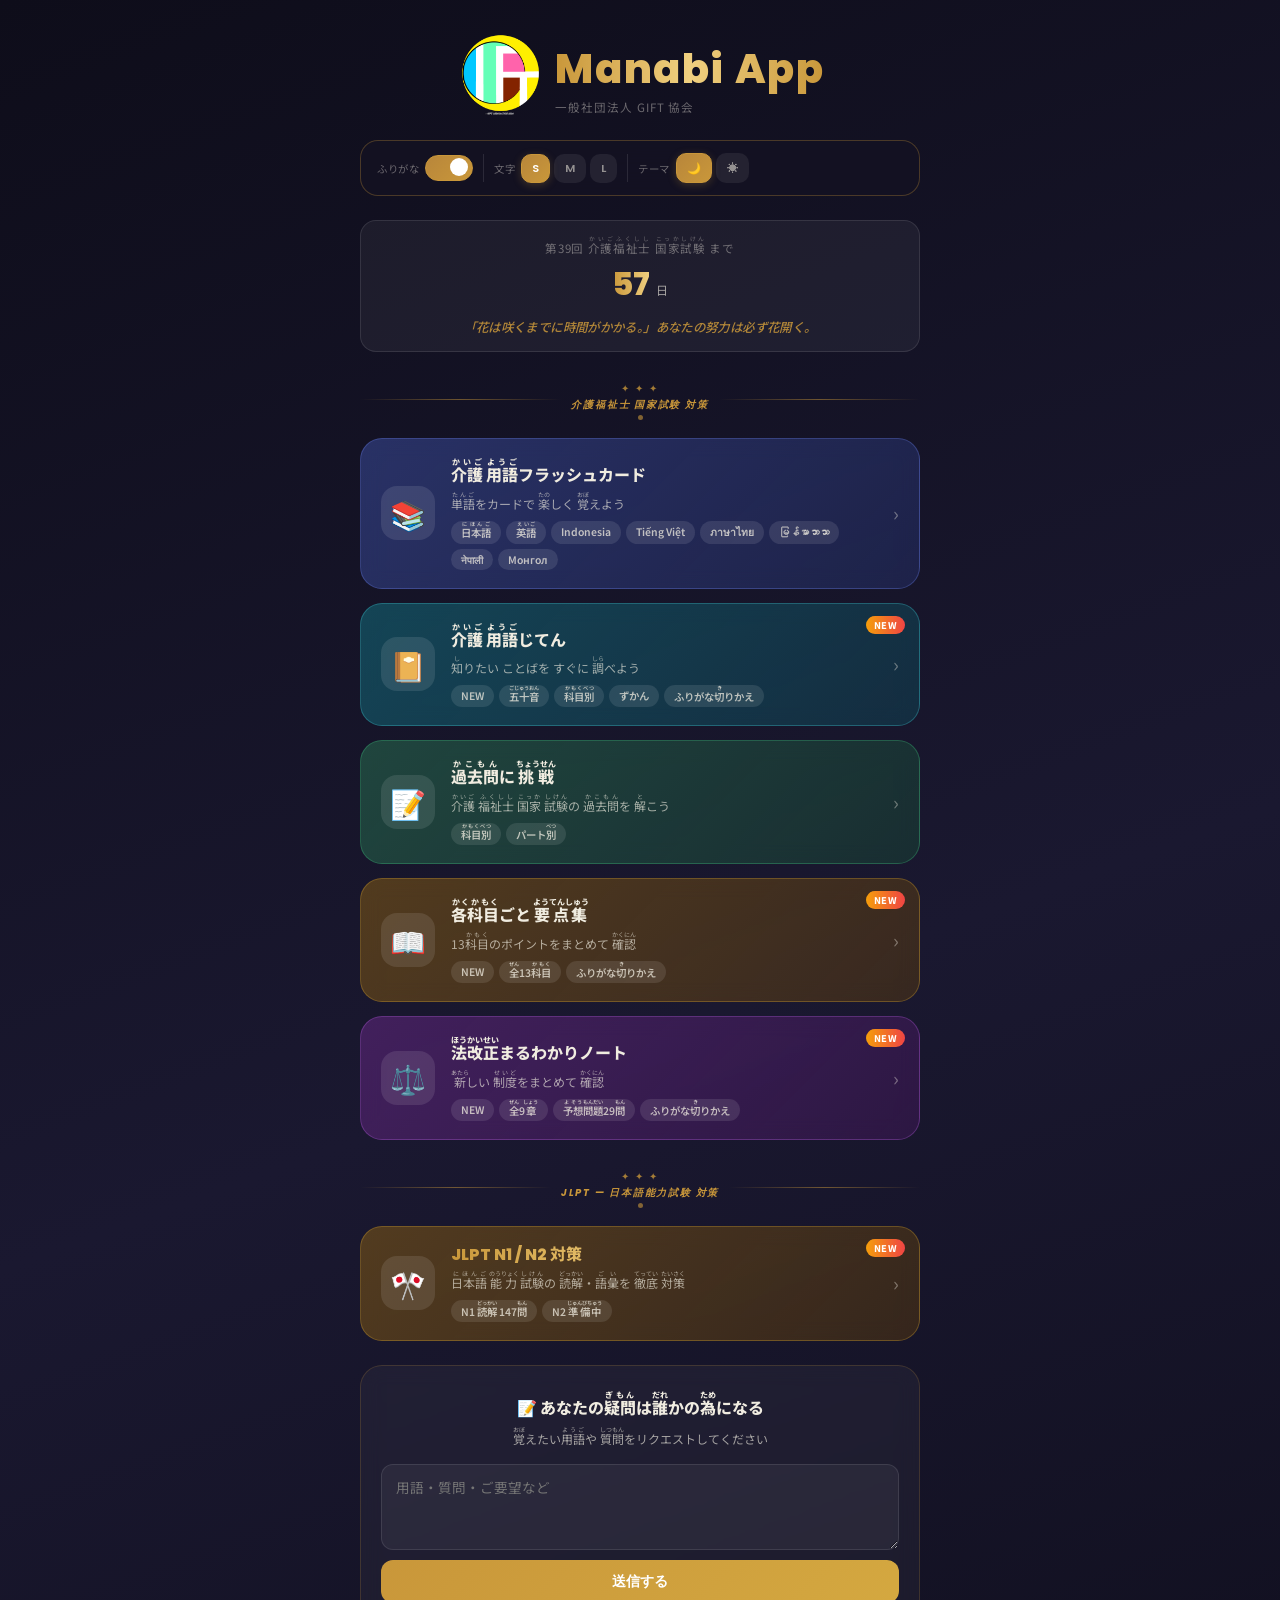
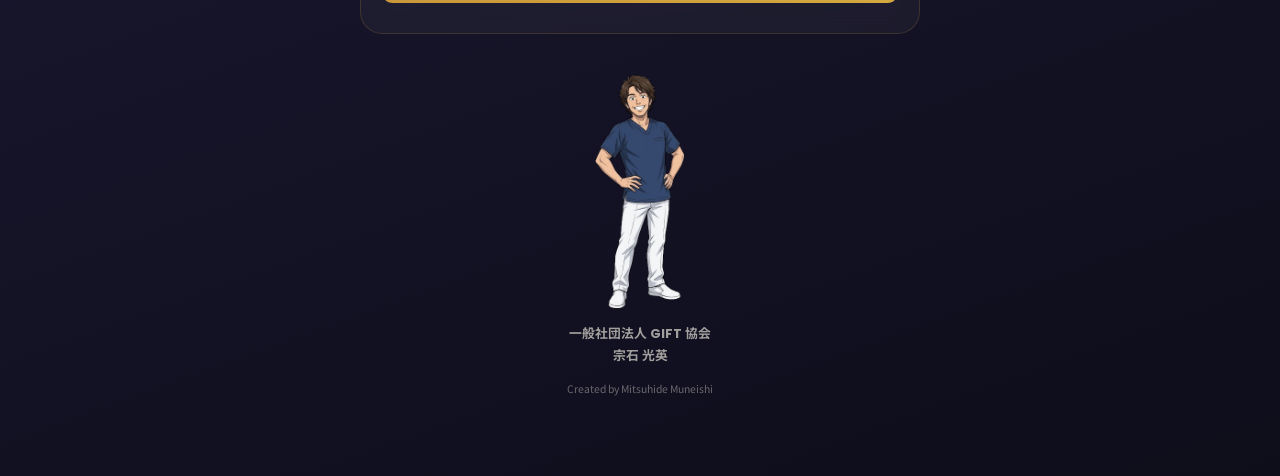
<file: index.html>
<!DOCTYPE html>
<html lang="ja" data-theme="dark">
<head>
  <meta charset="UTF-8">
  <meta name="viewport" content="width=device-width, initial-scale=1.0">
  <title>学びアプリ｜介護福祉士国家試験対策｜一般社団法人GIFT協会</title>
  <meta name="description" content="介護福祉士国家試験対策の学習アプリ。フラッシュカード・過去問・要点集・JLPT対策">
  <link rel="icon" href="./gift-icon.png">
  <link rel="apple-touch-icon" href="./gift-icon.png">
  <link rel="manifest" href="./manifest.json">
  <link rel="preconnect" href="https://fonts.googleapis.com">
  <link href="https://fonts.googleapis.com/css2?family=Noto+Sans+JP:wght@400;500;700;900&family=Poppins:wght@400;600;700;800&display=swap" rel="stylesheet">

  <script>
    (function(){
      const theme    = localStorage.getItem('gift_theme')    || 'dark';
      const fontsize = localStorage.getItem('gift_fontsize') || 'normal';
      const ruby     = localStorage.getItem('gift_ruby')     || 'on';
      document.documentElement.setAttribute('data-theme', theme);
      document.documentElement.setAttribute('data-fontsize', fontsize);
      document.documentElement.setAttribute('data-ruby', ruby);
    })();
  </script>

  <style>
    :root { --font-scale: 1; }
    html[data-fontsize="normal"] { --font-scale: 1; }
    html[data-fontsize="large"]  { --font-scale: 1.125; }
    html[data-fontsize="xlarge"] { --font-scale: 1.25; }

    html[data-theme="dark"] {
      --bg-start:#0e0d1a; --bg-mid:#1a1830; --bg-end:#0e0d1a;
      --surface:rgba(255,255,255,0.05); --surface-hover:rgba(255,255,255,0.09);
      --border:rgba(255,255,255,0.10);
      --text-primary:#f0ece0; --text-secondary:rgba(240,236,224,0.65); --text-muted:rgba(240,236,224,0.40);
      --accent:#c9973a; --accent-glow:rgba(201,151,58,0.25);
      --panel-bg:rgba(20,18,35,0.85); --panel-border:rgba(201,151,58,0.30);
      --btn-inactive:rgba(255,255,255,0.07); --btn-inactive-text:rgba(240,236,224,0.55);
      --btn-active-bg:linear-gradient(135deg,#b8863a,#c9973a); --btn-active-text:#fff;
      --card-1:linear-gradient(135deg,rgba(59,76,156,0.55),rgba(41,55,120,0.40)); --card-1-border:rgba(100,120,220,0.35);
      --card-2:linear-gradient(135deg,rgba(40,110,80,0.55),rgba(25,80,55,0.40));  --card-2-border:rgba(60,180,120,0.35);
      --card-3:linear-gradient(135deg,rgba(130,90,20,0.55),rgba(100,65,10,0.40)); --card-3-border:rgba(200,155,50,0.35);
      --card-4:linear-gradient(135deg,rgba(100,40,130,0.55),rgba(75,25,100,0.40));--card-4-border:rgba(170,90,210,0.35);
      --card-5:linear-gradient(135deg,rgba(20,110,125,0.55),rgba(15,80,95,0.40)); --card-5-border:rgba(60,190,200,0.35);
      --card-jlpt:linear-gradient(135deg,rgba(130,90,20,0.55),rgba(100,65,10,0.40)); --card-jlpt-border:rgba(200,155,50,0.35);
      --divider-color:rgba(201,151,58,0.50);
      --tag-bg:rgba(255,255,255,0.10); --tag-text:rgba(240,236,224,0.75);
      --request-bg:rgba(255,255,255,0.04); --request-border:rgba(201,151,58,0.20);
    }
    html[data-theme="light"] {
      --bg-start:#f2ede4; --bg-mid:#ede6d8; --bg-end:#e8dfd0;
      --surface:rgba(255,255,255,0.60); --surface-hover:rgba(255,255,255,0.80);
      --border:rgba(150,120,70,0.18);
      --text-primary:#3a2e1e; --text-secondary:rgba(58,46,30,0.72); --text-muted:rgba(58,46,30,0.45);
      --accent:#9a6c1e; --accent-glow:rgba(154,108,30,0.20);
      --panel-bg:rgba(245,240,230,0.92); --panel-border:rgba(154,108,30,0.30);
      --btn-inactive:rgba(180,150,100,0.15); --btn-inactive-text:rgba(58,46,30,0.55);
      --btn-active-bg:linear-gradient(135deg,#9a6c1e,#b8863a); --btn-active-text:#fff;
      --card-1:linear-gradient(135deg,rgba(200,210,240,0.70),rgba(180,195,230,0.55)); --card-1-border:rgba(100,120,200,0.30);
      --card-2:linear-gradient(135deg,rgba(190,230,210,0.70),rgba(160,215,190,0.55)); --card-2-border:rgba(60,160,110,0.30);
      --card-3:linear-gradient(135deg,rgba(240,220,170,0.70),rgba(230,205,145,0.55)); --card-3-border:rgba(180,140,40,0.30);
      --card-4:linear-gradient(135deg,rgba(225,200,240,0.70),rgba(210,180,235,0.55)); --card-4-border:rgba(150,80,200,0.30);
      --card-5:linear-gradient(135deg,rgba(185,230,236,0.70),rgba(158,214,224,0.55)); --card-5-border:rgba(40,150,165,0.30);
      --card-jlpt:linear-gradient(135deg,rgba(240,220,170,0.70),rgba(230,205,145,0.55)); --card-jlpt-border:rgba(180,140,40,0.30);
      --divider-color:rgba(154,108,30,0.45);
      --tag-bg:rgba(154,108,30,0.12); --tag-text:rgba(58,46,30,0.80);
      --request-bg:rgba(255,255,255,0.50); --request-border:rgba(154,108,30,0.25);
    }

    *, *::before, *::after { box-sizing: border-box; margin: 0; padding: 0; }

    body {
      font-family: 'Noto Sans JP', sans-serif;
      font-size: calc(16px * var(--font-scale));
      background: linear-gradient(160deg, var(--bg-start) 0%, var(--bg-mid) 50%, var(--bg-end) 100%);
      min-height: 100vh;
      color: var(--text-primary);
      transition: background 0.4s, color 0.4s;
      padding-bottom: 60px;
    }

    html[data-ruby="off"] ruby rt { display: none; }

    /* ── ヘッダー ── */
    .site-header {
      display: flex; flex-direction: column; align-items: center;
      padding: 32px 20px 20px; gap: 6px;
    }
    .header-logo-row { display: flex; align-items: center; gap: 12px; }
    .header-logo-row img.logo { width: 88px; height: 88px; object-fit: contain; }
    .header-title {
      font-family: 'Poppins','Noto Sans JP',sans-serif;
      font-size: calc(2.55rem * var(--font-scale));
      font-weight: 800;
      background: linear-gradient(90deg, var(--accent), #f0d080, var(--accent));
      -webkit-background-clip: text; -webkit-text-fill-color: transparent; background-clip: text;
      letter-spacing: .04em;
    }
    .header-sub { font-size: calc(0.72rem * var(--font-scale)); color: var(--text-muted); letter-spacing: .08em; }

    /* ── 設定パネル ── */
    .settings-panel {
      width: calc(100% - 32px); max-width: 560px; margin: 0 auto 24px;
      background: var(--panel-bg); border: 1px solid var(--panel-border);
      border-radius: 18px; padding: 12px 16px;
      backdrop-filter: blur(16px); -webkit-backdrop-filter: blur(16px);
      display: flex; flex-wrap: nowrap; align-items: center; gap: 10px;
      overflow-x: auto; -webkit-overflow-scrolling: touch; scrollbar-width: none;
    }
    .settings-panel::-webkit-scrollbar { display: none; }
    .sp-group { display: flex; align-items: center; gap: 6px; flex-shrink: 0; }
    .sp-label { font-size: calc(0.65rem * var(--font-scale)); color: var(--text-muted); white-space: nowrap; letter-spacing: .05em; flex-shrink: 0; }
    .sp-divider { width: 1px; height: 28px; background: var(--border); flex-shrink: 0; }

    /* ふりがなスイッチ */
    .ruby-switch { position: relative; display: inline-flex; align-items: center; cursor: pointer; gap: 6px; flex-shrink: 0; }
    .ruby-switch input[type="checkbox"] { position: absolute; opacity: 0; width: 0; height: 0; }
    .ruby-track {
      width: 48px; height: 26px; background: var(--btn-inactive);
      border: 1.5px solid var(--border); border-radius: 13px; position: relative;
      transition: background 0.3s, border-color 0.3s; flex-shrink: 0;
    }
    .ruby-thumb {
      position: absolute; top: 2px; left: 2px; width: 18px; height: 18px;
      background: var(--btn-inactive-text); border-radius: 50%;
      transition: transform 0.3s, background 0.3s;
    }
    .ruby-switch input:checked ~ .ruby-track { background: linear-gradient(135deg,#b8863a,#c9973a); border-color: var(--accent); }
    .ruby-switch input:checked ~ .ruby-track .ruby-thumb { transform: translateX(22px); background: #fff; }

    /* フォント・テーマボタン */
    .sp-btn-group { display: flex; gap: 4px; flex-shrink: 0; }
    .sp-btn {
      padding: 5px 10px; border-radius: 10px; border: 1.5px solid transparent;
      background: var(--btn-inactive); color: var(--btn-inactive-text);
      font-family: 'Poppins','Noto Sans JP',sans-serif;
      font-size: calc(0.70rem * var(--font-scale)); font-weight: 600;
      cursor: pointer; white-space: nowrap; transition: all 0.2s; flex-shrink: 0;
    }
    .sp-btn:hover { background: var(--surface-hover); }
    .sp-btn.active { background: var(--btn-active-bg); color: var(--btn-active-text); border-color: var(--accent); box-shadow: 0 2px 8px var(--accent-glow); }

    /* ── カウントダウン ── */
    .countdown-box {
      width: calc(100% - 32px); max-width: 560px; margin: 0 auto 24px;
      text-align: center; padding: 14px 20px;
      background: var(--surface); border: 1px solid var(--border); border-radius: 16px;
    }
    .countdown-label { font-size: calc(0.72rem * var(--font-scale)); color: var(--text-muted); margin-bottom: 4px; letter-spacing: .06em; }
    .countdown-number-row { display: flex; align-items: baseline; justify-content: center; gap: 6px; flex-wrap: nowrap; }
    .countdown-number {
      font-family: 'Poppins', sans-serif; font-size: calc(2rem * var(--font-scale)); font-weight: 800;
      background: linear-gradient(90deg, var(--accent), #f0d080);
      -webkit-background-clip: text; -webkit-text-fill-color: transparent; background-clip: text;
    }
    .countdown-unit { font-size: calc(0.75rem * var(--font-scale)); color: var(--text-secondary); }
    .countdown-message {
      margin-top: 10px; font-size: calc(0.78rem * var(--font-scale));
      color: var(--accent); font-style: italic; font-weight: 500;
      letter-spacing: .03em; line-height: 1.5; opacity: 0.85;
    }

    /* ── メニュー共通コンテナ ── */
    .menu-section {
      width: calc(100% - 32px);
      max-width: 560px;
      margin: 0 auto;
    }

    /* ── セクション見出し（共通） ── */
    .jlpt-divider { display: flex; align-items: center; gap: 10px; margin: 28px 0 18px; }
    .divider-line { flex: 1; height: 1px; background: linear-gradient(90deg, transparent, var(--divider-color), transparent); }
    .divider-ornament { display: flex; flex-direction: column; align-items: center; gap: 3px; flex-shrink: 0; }
    .divider-stars { color: var(--accent); font-size: .65rem; letter-spacing: .18em; opacity: .8; }
    .divider-text {
      font-family: 'Poppins', sans-serif; font-size: calc(0.62rem * var(--font-scale));
      font-style: italic; font-weight: 700; color: var(--accent);
      letter-spacing: .18em; white-space: nowrap;
    }
    .divider-dot { width: 5px; height: 5px; border-radius: 50%; background: var(--accent); opacity: .6; }

    /* ── メニューカード ── */
    .menu-list { list-style: none; display: flex; flex-direction: column; gap: 14px; }
    .menu-card {
      display: flex; align-items: center; gap: 16px;
      border-radius: 22px; padding: 18px 20px;
      text-decoration: none; color: var(--text-primary);
      border: 1px solid transparent; position: relative; overflow: hidden;
      transition: transform .2s, box-shadow .2s;
      backdrop-filter: blur(10px); -webkit-backdrop-filter: blur(10px);
    }
    .menu-card:hover { transform: translateY(-3px); box-shadow: 0 12px 32px rgba(0,0,0,0.25); }
    .menu-card-1   { background: var(--card-1);    border-color: var(--card-1-border); }
    .menu-card-2   { background: var(--card-2);    border-color: var(--card-2-border); }
    .menu-card-3   { background: var(--card-3);    border-color: var(--card-3-border); }
    .menu-card-4   { background: var(--card-4);    border-color: var(--card-4-border); }
    .menu-card-5   { background: var(--card-5);    border-color: var(--card-5-border); }
    .menu-card-jlpt{ background: var(--card-jlpt); border-color: var(--card-jlpt-border); }
    .card-badge {
      position: absolute; top: 12px; right: 14px;
      background: linear-gradient(90deg,#f59e0b,#ef4444);
      color: #fff; font-size: .58rem; font-weight: 800;
      padding: 2px 8px; border-radius: 20px; letter-spacing: .05em;
    }
    .card-icon-wrap {
      width: 54px; height: 54px; border-radius: 16px;
      background: rgba(255,255,255,0.10);
      display: flex; align-items: center; justify-content: center;
      font-size: 1.8rem; flex-shrink: 0;
    }
    .card-body { flex: 1; min-width: 0; }
    .card-title { font-family: 'Poppins','Noto Sans JP',sans-serif; font-size: calc(1.0rem * var(--font-scale)); font-weight: 800; margin-bottom: 4px; line-height: 1.3; }
    .card-title-gold { background: linear-gradient(90deg, var(--accent), #f0d080, var(--accent)); -webkit-background-clip: text; -webkit-text-fill-color: transparent; background-clip: text; }
    .card-desc { font-size: calc(0.75rem * var(--font-scale)); color: var(--text-secondary); margin-bottom: 8px; line-height: 1.5; }
    .card-tags { display: flex; flex-wrap: wrap; gap: 5px; }
    .tag { background: var(--tag-bg); color: var(--tag-text); font-size: calc(0.65rem * var(--font-scale)); padding: 3px 10px; border-radius: 20px; font-weight: 600; }
    .card-arrow { font-size: 1.2rem; color: var(--text-muted); flex-shrink: 0; }

    /* ── リクエストボックス ── */
    .request-box {
      width: 100%;
      margin: 24px 0 0;
      padding: 24px 20px;
      background: var(--request-bg);
      border: 1px solid var(--request-border);
      border-radius: 22px;
      backdrop-filter: blur(10px);
      text-align: center;
      box-sizing: border-box;
    }
    .request-title { font-family: 'Poppins','Noto Sans JP',sans-serif; font-size: calc(1.0rem * var(--font-scale)); font-weight: 800; margin-bottom: 6px; line-height: 1.4; }
    .request-desc { font-size: calc(0.75rem * var(--font-scale)); color: var(--text-secondary); margin-bottom: 16px; line-height: 1.6; }
    .request-form { display: flex; flex-direction: column; gap: 10px; }
    .request-form textarea {
      width: 100%; padding: 12px 14px; border-radius: 12px;
      border: 1px solid var(--border); background: var(--surface);
      color: var(--text-primary); font-family: 'Noto Sans JP',sans-serif;
      font-size: calc(0.85rem * var(--font-scale)); resize: vertical; outline: none;
      transition: border-color .2s; box-sizing: border-box;
    }
    .request-form textarea:focus { border-color: var(--accent); }
    .request-form button {
      width: 100%; padding: 12px; border-radius: 12px; border: none;
      background: linear-gradient(135deg, var(--accent), #d4a840);
      color: #fff; font-weight: 700; font-size: calc(0.9rem * var(--font-scale));
      cursor: pointer; transition: opacity .2s, transform .2s; box-sizing: border-box;
    }
    .request-form button:hover { opacity: .9; transform: translateY(-1px); }
    #req-msg { font-size: calc(0.8rem * var(--font-scale)); margin-top: 6px; }

    /* ── フッター ── */
    .site-footer {
      width: calc(100% - 32px); max-width: 560px; margin: 40px auto 0;
      display: flex; flex-direction: column; align-items: center; gap: 14px; padding-bottom: 20px;
    }
    .footer-icon { width: 90px; height: auto; max-height: 240px; object-fit: contain; object-position: center center; border-radius: 0; display: block; }
    .footer-name { font-family: 'Poppins','Noto Sans JP',sans-serif; font-size: calc(0.8rem * var(--font-scale)); font-weight: 700; color: var(--text-secondary); text-align: center; line-height: 1.7; }
    .footer-copy { font-size: calc(0.65rem * var(--font-scale)); color: var(--text-muted); text-align: center; }
  </style>
</head>

<body>

  <header class="site-header">
    <div class="header-logo-row">
      <img src="./gift-logo.png" alt="GIFT協会ロゴ" class="logo">
      <div>
        <div class="header-title">Manabi App</div>
        <div class="header-sub">一般社団法人 GIFT 協会</div>
      </div>
    </div>
  </header>

  <div class="settings-panel" role="toolbar" aria-label="表示設定">
    <div class="sp-group">
      <span class="sp-label">ふりがな</span>
      <label class="ruby-switch">
        <input type="checkbox" id="ruby-toggle" checked>
        <div class="ruby-track"><div class="ruby-thumb"></div></div>
      </label>
    </div>
    <div class="sp-divider"></div>
    <div class="sp-group">
      <span class="sp-label">文字</span>
      <div class="sp-btn-group">
        <button class="sp-btn" data-size="normal" onclick="setFontSize('normal')">S</button>
        <button class="sp-btn" data-size="large"  onclick="setFontSize('large')">M</button>
        <button class="sp-btn" data-size="xlarge" onclick="setFontSize('xlarge')">L</button>
      </div>
    </div>
    <div class="sp-divider"></div>
    <div class="sp-group">
      <span class="sp-label">テーマ</span>
      <div class="sp-btn-group">
        <button class="sp-btn" data-theme="dark"  onclick="setTheme('dark')">🌙</button>
        <button class="sp-btn" data-theme="light" onclick="setTheme('light')">☀️</button>
      </div>
    </div>
  </div>

  <div class="countdown-box">
    <div class="countdown-label">第39回 <ruby>介護福祉士<rt>かいごふくしし</rt></ruby> <ruby>国家試験<rt>こっかしけん</rt></ruby> まで</div>
    <div class="countdown-number-row">
      <div class="countdown-number" id="countdown-num">—</div>
      <div class="countdown-unit">日</div>
    </div>
    <div class="countdown-message" id="countdown-msg"></div>
  </div>

  <!-- ★ menu-section が nav・request-box・footer 以外すべてを包む ★ -->
  <div class="menu-section">

    <nav>
      <div class="jlpt-divider">
        <div class="divider-line"></div>
        <div class="divider-ornament">
          <div class="divider-stars">✦ ✦ ✦</div>
          <div class="divider-text">介護福祉士 国家試験 対策</div>
          <div class="divider-dot"></div>
        </div>
        <div class="divider-line"></div>
      </div>

      <ul class="menu-list">
        <li>
          <a href="./flashcard.html" class="menu-card menu-card-1">
            <div class="card-icon-wrap">📚</div>
            <div class="card-body">
              <div class="card-title"><ruby>介護<rt>かいご</rt></ruby> <ruby>用語<rt>ようご</rt></ruby>フラッシュカード</div>
              <div class="card-desc"><ruby>単語<rt>たんご</rt></ruby>をカードで <ruby>楽<rt>たの</rt></ruby>しく <ruby>覚<rt>おぼ</rt></ruby>えよう</div>
              <div class="card-tags">
                <span class="tag"><ruby>日本語<rt>にほんご</rt></ruby></span>
                <span class="tag"><ruby>英語<rt>えいご</rt></ruby></span>
                <span class="tag">Indonesia</span>
                <span class="tag">Tiếng Việt</span>
                <span class="tag">ภาษาไทย</span>
                <span class="tag">မြန်မာဘာသာ</span>
                <span class="tag">नेपाली</span>
                <span class="tag">Монгол</span>
              </div>
            </div>
            <div class="card-arrow">›</div>
          </a>
        </li>
                <li>
          <a href="./words.html" class="menu-card menu-card-5">
            <div class="card-badge">NEW</div>
            <div class="card-icon-wrap">📔</div>
            <div class="card-body">
              <div class="card-title"><ruby>介護<rt>かいご</rt></ruby> <ruby>用語<rt>ようご</rt></ruby>じてん</div>
              <div class="card-desc"><ruby>知<rt>し</rt></ruby>りたい ことばを すぐに <ruby>調<rt>しら</rt></ruby>べよう</div>
              <div class="card-tags">
                <span class="tag">NEW</span>
                <span class="tag"><ruby>五十音<rt>ごじゅうおん</rt></ruby></span>
                <span class="tag"><ruby>科目別<rt>かもくべつ</rt></ruby></span>
                <span class="tag">ずかん</span>
                <span class="tag">ふりがな<ruby>切<rt>き</rt></ruby>りかえ</span>
              </div>
            </div>
            <div class="card-arrow">›</div>
          </a>
        </li>

        <li>
          <a href="./exam/index.html" class="menu-card menu-card-2">
            <div class="card-icon-wrap">📝</div>
            <div class="card-body">
              <div class="card-title"><ruby>過去問<rt>かこもん</rt></ruby>に <ruby>挑戦<rt>ちょうせん</rt></ruby></div>
              <div class="card-desc"><ruby>介護<rt>かいご</rt></ruby> <ruby>福祉士<rt>ふくしし</rt></ruby> <ruby>国家<rt>こっか</rt></ruby> <ruby>試験<rt>しけん</rt></ruby>の <ruby>過去問<rt>かこもん</rt></ruby>を <ruby>解<rt>と</rt></ruby>こう</div>
              <div class="card-tags">
                <span class="tag"><ruby>科目別<rt>かもくべつ</rt></ruby></span>
                <span class="tag">パート<ruby>別<rt>べつ</rt></ruby></span>
              </div>
            </div>
            <div class="card-arrow">›</div>
          </a>
        </li>
        <li>
          <a href="./youten/index.html" class="menu-card menu-card-3">
            <div class="card-badge">NEW</div>
            <div class="card-icon-wrap">📖</div>
            <div class="card-body">
              <div class="card-title"><ruby>各科目<rt>かくかもく</rt></ruby>ごと <ruby>要点集<rt>ようてんしゅう</rt></ruby></div>
              <div class="card-desc">13<ruby>科目<rt>かもく</rt></ruby>のポイントをまとめて <ruby>確認<rt>かくにん</rt></ruby></div>
              <div class="card-tags">
                <span class="tag">NEW</span>
                <span class="tag"><ruby>全<rt>ぜん</rt></ruby>13<ruby>科目<rt>かもく</rt></ruby></span>
                <span class="tag">ふりがな<ruby>切<rt>き</rt></ruby>りかえ</span>
              </div>
            </div>
            <div class="card-arrow">›</div>
          </a>
        </li>
        <li>
          <a href="./houkaisei/index.html" class="menu-card menu-card-4">
            <div class="card-badge">NEW</div>
            <div class="card-icon-wrap">⚖️</div>
            <div class="card-body">
              <div class="card-title"><ruby>法改正<rt>ほうかいせい</rt></ruby>まるわかりノート</div>
              <div class="card-desc"><ruby>新<rt>あたら</rt></ruby>しい <ruby>制度<rt>せいど</rt></ruby>をまとめて <ruby>確認<rt>かくにん</rt></ruby></div>
              <div class="card-tags">
                <span class="tag">NEW</span>
                <span class="tag"><ruby>全<rt>ぜん</rt></ruby>9<ruby>章<rt>しょう</rt></ruby></span>
                <span class="tag"><ruby>予想<rt>よそう</rt></ruby><ruby>問題<rt>もんだい</rt></ruby>29<ruby>問<rt>もん</rt></ruby></span>
                <span class="tag">ふりがな<ruby>切<rt>き</rt></ruby>りかえ</span>
              </div>
            </div>
            <div class="card-arrow">›</div>
          </a>
        </li>
      </ul>

      <div class="jlpt-divider">
        <div class="divider-line"></div>
        <div class="divider-ornament">
          <div class="divider-stars">✦ ✦ ✦</div>
          <div class="divider-text">JLPT — 日本語能力試験 対策</div>
          <div class="divider-dot"></div>
        </div>
        <div class="divider-line"></div>
      </div>

      <ul class="menu-list">
        <li>
          <a href="./jlpt/index.html" class="menu-card menu-card-jlpt">
            <div class="card-badge">NEW</div>
            <div class="card-icon-wrap">🎌</div>
            <div class="card-body">
              <div class="card-title card-title-gold">JLPT N1 / N2 対策</div>
              <div class="card-desc"><ruby>日本語<rt>にほんご</rt></ruby> <ruby>能力<rt>のうりょく</rt></ruby> <ruby>試験<rt>しけん</rt></ruby>の <ruby>読解<rt>どっかい</rt></ruby>・<ruby>語彙<rt>ごい</rt></ruby>を <ruby>徹底<rt>てってい</rt></ruby> <ruby>対策<rt>たいさく</rt></ruby></div>
              <div class="card-tags">
                <span class="tag">N1 <ruby>読解<rt>どっかい</rt></ruby> 147<ruby>問<rt>もん</rt></ruby></span>
                <span class="tag">N2 <ruby>準備中<rt>じゅんびちゅう</rt></ruby></span>
              </div>
            </div>
            <div class="card-arrow">›</div>
          </a>
        </li>
      </ul>
    </nav>

    <!-- リクエストボックス：menu-section の中に入れることで幅が揃う -->
    <div class="request-box">
      <div class="request-title">📝 あなたの<ruby>疑問<rt>ぎもん</rt></ruby>は<ruby>誰<rt>だれ</rt></ruby>かの<ruby>為<rt>ため</rt></ruby>になる</div>
      <div class="request-desc"><ruby>覚<rt>おぼ</rt></ruby>えたい<ruby>用語<rt>ようご</rt></ruby>や <ruby>質問<rt>しつもん</rt></ruby>をリクエストしてください</div>
      <form class="request-form" id="req-form">
        <textarea id="req-text" rows="3" placeholder="用語・質問・ご要望など" required></textarea>
        <button type="submit">送信する</button>
      </form>
      <div id="req-msg"></div>
    </div>

  </div><!-- /menu-section -->

  <footer class="site-footer">
    <img src="./muneishi-icon.png" alt="宗石光英" class="footer-icon">
    <div class="footer-name">一般社団法人 GIFT 協会<br>宗石 光英</div>
    <div class="footer-copy">Created by Mitsuhide Muneishi</div>
  </footer>

  <script>
    function applySettings() {
      const theme    = localStorage.getItem('gift_theme')    || 'dark';
      const fontsize = localStorage.getItem('gift_fontsize') || 'normal';
      const ruby     = localStorage.getItem('gift_ruby')     || 'on';
      document.documentElement.setAttribute('data-theme', theme);
      document.documentElement.setAttribute('data-fontsize', fontsize);
      document.documentElement.setAttribute('data-ruby', ruby);
      document.querySelectorAll('.sp-btn[data-size]').forEach(btn => {
        btn.classList.toggle('active', btn.dataset.size === fontsize);
      });
      document.querySelectorAll('.sp-btn[data-theme]').forEach(btn => {
        btn.classList.toggle('active', btn.dataset.theme === theme);
      });
      const rubyToggle = document.getElementById('ruby-toggle');
      if (rubyToggle) rubyToggle.checked = (ruby === 'on');
    }

    document.getElementById('ruby-toggle').addEventListener('change', function() {
      const val = this.checked ? 'on' : 'off';
      localStorage.setItem('gift_ruby', val);
      document.documentElement.setAttribute('data-ruby', val);
    });

    function setFontSize(size) {
      localStorage.setItem('gift_fontsize', size);
      document.documentElement.setAttribute('data-fontsize', size);
      document.querySelectorAll('.sp-btn[data-size]').forEach(btn => {
        btn.classList.toggle('active', btn.dataset.size === size);
      });
    }

    function setTheme(theme) {
      localStorage.setItem('gift_theme', theme);
      document.documentElement.setAttribute('data-theme', theme);
      document.querySelectorAll('.sp-btn[data-theme]').forEach(btn => {
        btn.classList.toggle('active', btn.dataset.theme === theme);
      });
    }

    applySettings();

    /* カウントダウン＋応援メッセージ */
    (function() {
      const examDate = new Date('2027-01-31T00:00:00+09:00');
      const now      = new Date();
      const diffMs   = examDate - now;
      const diffDays = diffMs > 0 ? Math.ceil(diffMs / (1000 * 60 * 60 * 24)) : 0;
      const el  = document.getElementById('countdown-num');
      const msg = document.getElementById('countdown-msg');
      if (el) el.textContent = diffDays > 0 ? diffDays : '本日！';

      const messages = [
        '「千里の道も一歩から。」今日の一問が合格への一歩。',
        '「努力は必ず報われる。」毎日の積み重ねが力になる。',
        '「学ぶことに遅すぎることはない。」今この瞬間が最善のタイミング。',
        '「継続は力なり。」今日も一緒にがんばろう！',
        '「成功とは、諦めなかった人に訪れる。」あなたならできる。',
        '「どんな小さな前進も、前進は前進だ。」今日の学習を誇りに思って。',
        '「知識は、使うほど輝く。」覚えた言葉を声に出してみよう。',
        '「夢は逃げない。逃げるのはいつも自分だ。」さあ、始めよう！',
        '「準備した人だけが、チャンスをつかめる。」試験当日に笑顔になるために。',
        '「一日一歩、三日で三歩。」それでも着実に前に進んでいる！',
        '「花は咲くまでに時間がかかる。」あなたの努力は必ず花開く。',
        '「今日の自分は、昨日の自分より強い。」毎日が成長の証。',
      ];
      const today = new Date();
      const idx = (today.getFullYear() * 366 + today.getMonth() * 31 + today.getDate()) % messages.length;
      if (msg) msg.textContent = messages[idx];
    })();

    /* リクエストフォーム */
    document.getElementById('req-form').addEventListener('submit', async function(e) {
      e.preventDefault();
      const text = document.getElementById('req-text').value.trim();
      const msg  = document.getElementById('req-msg');
      if (!text) { msg.textContent = '内容を入力してください'; return; }
      msg.textContent = '送信中...';
      try {
        const GAS_URL = 'https://script.google.com/macros/s/AKfycbzx9GYBBvhGV3eG5c0yK1lw3vkR_vOBSK7HV9efuW2FCB9S_B_7RJPr1G1hbNUMXx2ktg/exec';
        await fetch(GAS_URL, {
          method: 'POST', mode: 'no-cors',
          headers: { 'Content-Type': 'application/json' },
          body: JSON.stringify({ text, page: 'index', ts: new Date().toISOString() })
        });
        msg.style.color = '#4ade80';
        msg.textContent = '✅ 送信しました！ありがとうございます';
        document.getElementById('req-text').value = '';
      } catch(err) {
        msg.style.color = '#f87171';
        msg.textContent = '❌ 送信に失敗しました。再度お試しください。';
      }
    });

    if ('serviceWorker' in navigator) {
      navigator.serviceWorker.register('./sw.js').catch(() => {});
    }
  </script>
</body>
</html>
</file>
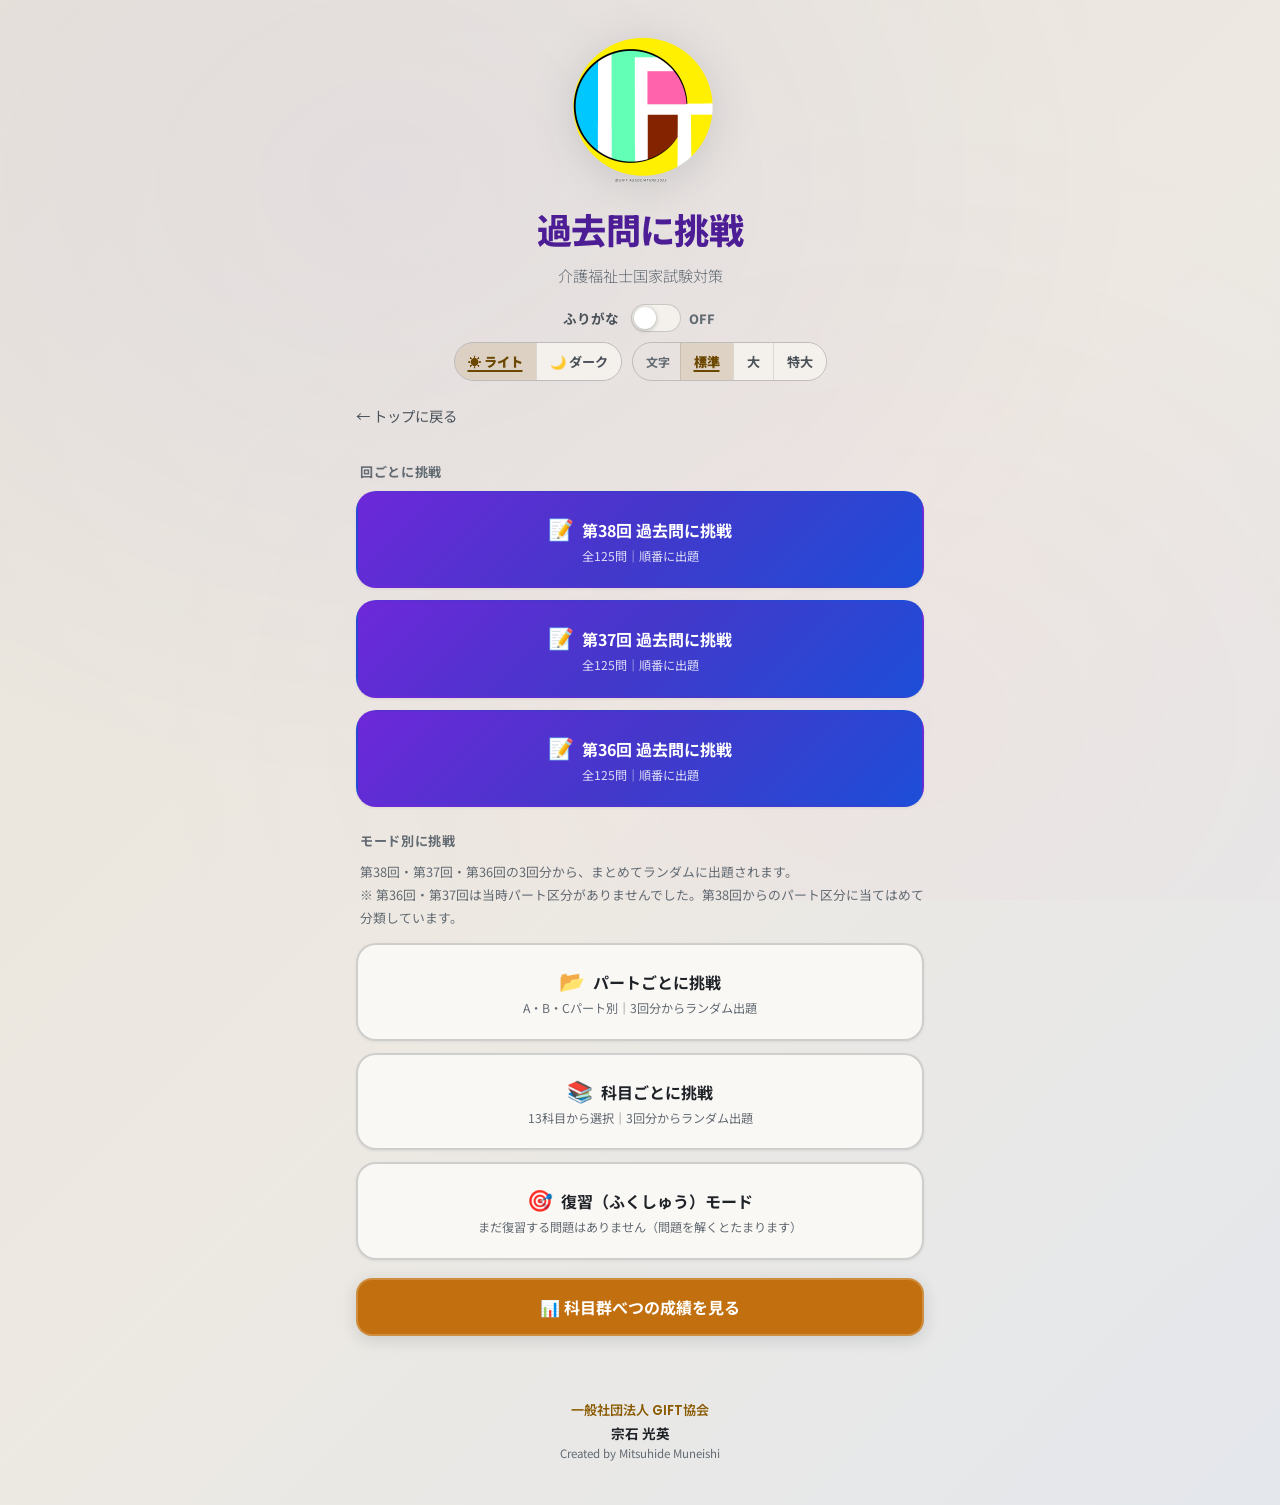
<file: exam/index.html>
<!DOCTYPE html>
<html lang="ja">
<head>
  <meta charset="UTF-8">
  <meta name="viewport" content="width=device-width, initial-scale=1.0">
  <title>過去問に挑戦｜介護福祉士国家試験対策</title>
  <meta name="description" content="介護福祉士国家試験 過去問演習 - 一般社団法人GIFT協会">
  <link rel="preconnect" href="https://fonts.googleapis.com">
  <link href="https://fonts.googleapis.com/css2?family=Noto+Sans+JP:wght@300;400;500;700;900&family=Poppins:wght@600;800&display=swap" rel="stylesheet">
  <link rel="stylesheet" href="style.css">
  <script src="theme.js"></script>
</head>
<body>

  <!-- ===== ヘッダー ===== -->
  <div class="exam-header">
    <a href="../index.html">
      <img src="../gift-logo.png" alt="GIFT協会ロゴ" class="exam-header-logo">
    </a>
    <div class="exam-header-title">過去問に挑戦</div>
    <div class="exam-header-sub">介護福祉士国家試験対策</div>
  </div>

  <!-- ===== ふりがな切り替え（常に表示） ===== -->
  <div class="furigana-toggle" id="furiganaToggle">
    <span class="furigana-label">ふりがな</span>
    <div class="furigana-switch" id="furiganaSwitch" onclick="toggleFurigana()">
      <div class="furigana-switch-track" id="furiganaTrack">
        <div class="furigana-switch-thumb" id="furiganaThumb"></div>
      </div>
      <span class="furigana-status" id="furiganaStatus">OFF</span>
    </div>
  </div>

  <!-- ===== 表示設定（テーマ・文字サイズ） ===== -->
  <div class="display-settings">
    <div class="theme-group" role="group" aria-label="表示モード">
      <button type="button" class="theme-btn" data-theme-set="light">☀️ ライト</button>
      <button type="button" class="theme-btn" data-theme-set="dark">🌙 ダーク</button>
    </div>
    <div class="fs-group" role="group" aria-label="文字サイズ">
      <span class="fs-label">文字</span>
      <button type="button" class="fs-btn" data-fs="normal">標準</button>
      <button type="button" class="fs-btn" data-fs="large">大</button>
      <button type="button" class="fs-btn" data-fs="xlarge">特大</button>
    </div>
  </div>

  <!-- ===== メインメニュー ===== -->
  <div class="menu-container" id="mainMenu">
    <a href="../index.html" class="back-button">← トップに戻る</a>

    <div class="menu-section-title">回ごとに挑戦</div>
    <ul class="menu-list">
      <li>
        <button class="menu-item highlight" onclick="startExamByKai('38')">
          <span class="menu-item-icon">📝</span>第38回 過去問に挑戦
          <span class="menu-item-sub">全125問｜順番に出題</span>
        </button>
      </li>
      <li>
        <button class="menu-item highlight" onclick="startExamByKai('37')">
          <span class="menu-item-icon">📝</span>第37回 過去問に挑戦
          <span class="menu-item-sub">全125問｜順番に出題</span>
        </button>
      </li>
      <li>
        <button class="menu-item highlight" onclick="startExamByKai('36')">
          <span class="menu-item-icon">📝</span>第36回 過去問に挑戦
          <span class="menu-item-sub">全125問｜順番に出題</span>
        </button>
      </li>
    </ul>

    <div class="menu-section-title">モード別に挑戦</div>

    <div class="menu-note">
      第38回・第37回・第36回の3回分から、まとめてランダムに出題されます。<br>
      ※ 第36回・第37回は当時パート区分がありませんでした。第38回からのパート区分に当てはめて分類しています。
    </div>

    <ul class="menu-list">
      <li>
        <button class="menu-item" onclick="showPartSelect()">
          <span class="menu-item-icon">📂</span>パートごとに挑戦
          <span class="menu-item-sub">A・B・Cパート別｜3回分からランダム出題</span>
        </button>
      </li>
      <li>
        <button class="menu-item" onclick="showSubjectSelect()">
          <span class="menu-item-icon">📚</span>科目ごとに挑戦
          <span class="menu-item-sub">13科目から選択｜3回分からランダム出題</span>
        </button>
      </li>
      <li>
        <button class="menu-item" id="reviewMenuBtn" onclick="startReview()">
          <span class="menu-item-icon">🎯</span>復習（ふくしゅう）モード
          <span class="menu-item-sub" id="reviewMenuSub">まちがえた問題・自信がなかった問題から出題</span>
        </button>
      </li>
    </ul>
  </div>

  <!-- ===== パート選択画面 ===== -->
  <div class="menu-container hidden" id="partSelect">
    <button class="back-button" onclick="backToMain()">← 戻る</button>
    <div class="menu-section-title" id="partSelectTitle">パートを選んでください</div>
    <ul class="menu-list">
      <li>
        <button class="menu-item" onclick="startByPart('パートA')">
          <span class="menu-item-icon">🅰️</span>Aパートに挑戦
          <span class="menu-item-sub">午前｜尊厳・介護の基本・社会・コミュニケーション・生活支援技術</span>
        </button>
      </li>
      <li>
        <button class="menu-item" onclick="startByPart('パートB')">
          <span class="menu-item-icon">🅱️</span>Bパートに挑戦
          <span class="menu-item-sub">午後｜こころとからだ・発達と老化・認知症・障害・医療的ケア</span>
        </button>
      </li>
      <li>
        <button class="menu-item" onclick="startByPart('パートC')">
          <span class="menu-item-icon">🅲</span>Cパートに挑戦
          <span class="menu-item-sub">午後｜介護過程・総合問題</span>
        </button>
      </li>
    </ul>
  </div>

  <!-- ===== 科目選択画面 ===== -->
  <div class="menu-container hidden" id="subjectSelect">
    <button class="back-button" onclick="backToMain()">← 戻る</button>
    <div class="menu-section-title" id="subjectSelectTitle">科目を選んでください</div>
    <ul class="subject-grid" id="subjectList">
      <!-- app.js が動的生成 -->
    </ul>
  </div>

  <!-- ===== 出題画面 ===== -->
  <div class="quiz-container hidden" id="quizScreen">
    <button class="back-button" onclick="quitQuiz()">← やめる</button>

    <div class="quiz-progress" id="quizProgressText">1 / 125</div>
    <div class="quiz-progress-bar">
      <div class="quiz-progress-fill" id="quizProgressFill" style="width:0%"></div>
    </div>

    <div class="quiz-meta">
      <span class="quiz-number" id="quizNumber">問1</span>
      <span class="quiz-subject" id="quizSubject">人間の尊厳と自立</span>
    </div>

    <div class="quiz-question" id="quizQuestion"></div>

    <ul class="choices-list" id="choicesList"></ul>
  </div>

  <!-- ===== 正誤画面 ===== -->
  <div class="result-container hidden" id="resultScreen">
    <div class="result-icon" id="resultIcon">⭕</div>
    <div class="result-text" id="resultText">正解！</div>
    <div class="result-time" id="resultTime"></div>

    <div class="result-answer">
      <div class="result-answer-label">正解</div>
      <div class="result-answer-number" id="resultAnswer">3</div>
    </div>

  　<div class="result-choices">
      <div class="result-choices-title">🔍 選択肢をふりかえる</div>
      <ul class="review-list" id="reviewChoices"></ul>
    </div>

    <div class="result-explanation">
      <div class="result-explanation-title">📖 解説</div>
      <div id="resultExplanation"></div>
    </div>

    <div class="confidence-box" id="confidenceBox">
      <div class="confidence-title">いまの手ごたえは？（任意）</div>
      <div class="confidence-buttons">
        <button type="button" class="confidence-btn" data-level="sure">
          <span class="confidence-icon">◎</span><span class="confidence-label">自信あり</span>
        </button>
        <button type="button" class="confidence-btn" data-level="maybe">
          <span class="confidence-icon">△</span><span class="confidence-label">たぶん</span>
        </button>
        <button type="button" class="confidence-btn" data-level="guess">
          <span class="confidence-icon">？</span><span class="confidence-label">勘</span>
        </button>
      </div>
    </div>

    <button class="next-button" id="nextButton" onclick="nextQuestion()">
      次へ ▶
    </button>
  </div>

  <!-- ===== 結果サマリー画面 ===== -->
  <div class="summary-container hidden" id="summaryScreen">
    <div class="summary-card">
      <div class="summary-emoji" id="summaryEmoji">🎉</div>
      <div class="summary-score" id="summaryScore">0</div>
      <div class="summary-total" id="summaryTotal">/ 125問中</div>
      <div class="summary-bar">
        <div class="summary-bar-correct" id="summaryBarFill" style="width:0%"></div>
      </div>
      <div class="summary-message" id="summaryMessage">お疲れさまでした！</div>
    </div>
    <div class="summary-buttons">
      <button class="next-button" onclick="retryQuiz()">
        🔄 もう一度挑戦
      </button>
      <button class="back-button" onclick="backToMainFromSummary()">
        ← メニューに戻る
      </button>
    </div>
  </div>

  <!-- ===== フッター ===== -->
  <div class="exam-footer">
    <div class="exam-footer-org">一般社団法人 GIFT協会</div>
    <div class="exam-footer-name">宗石 光英</div>
    <div class="exam-footer-credit">Created by Mitsuhide Muneishi</div>
  </div>

  <script src="storage.js"></script>
  <script src="glossary.js"></script>
  <script src="report.js"></script>
　<script src="trend.js"></script>
　<script src="backup.js"></script>
　<script src="app.js"></script>

</body>
</html>
</file>
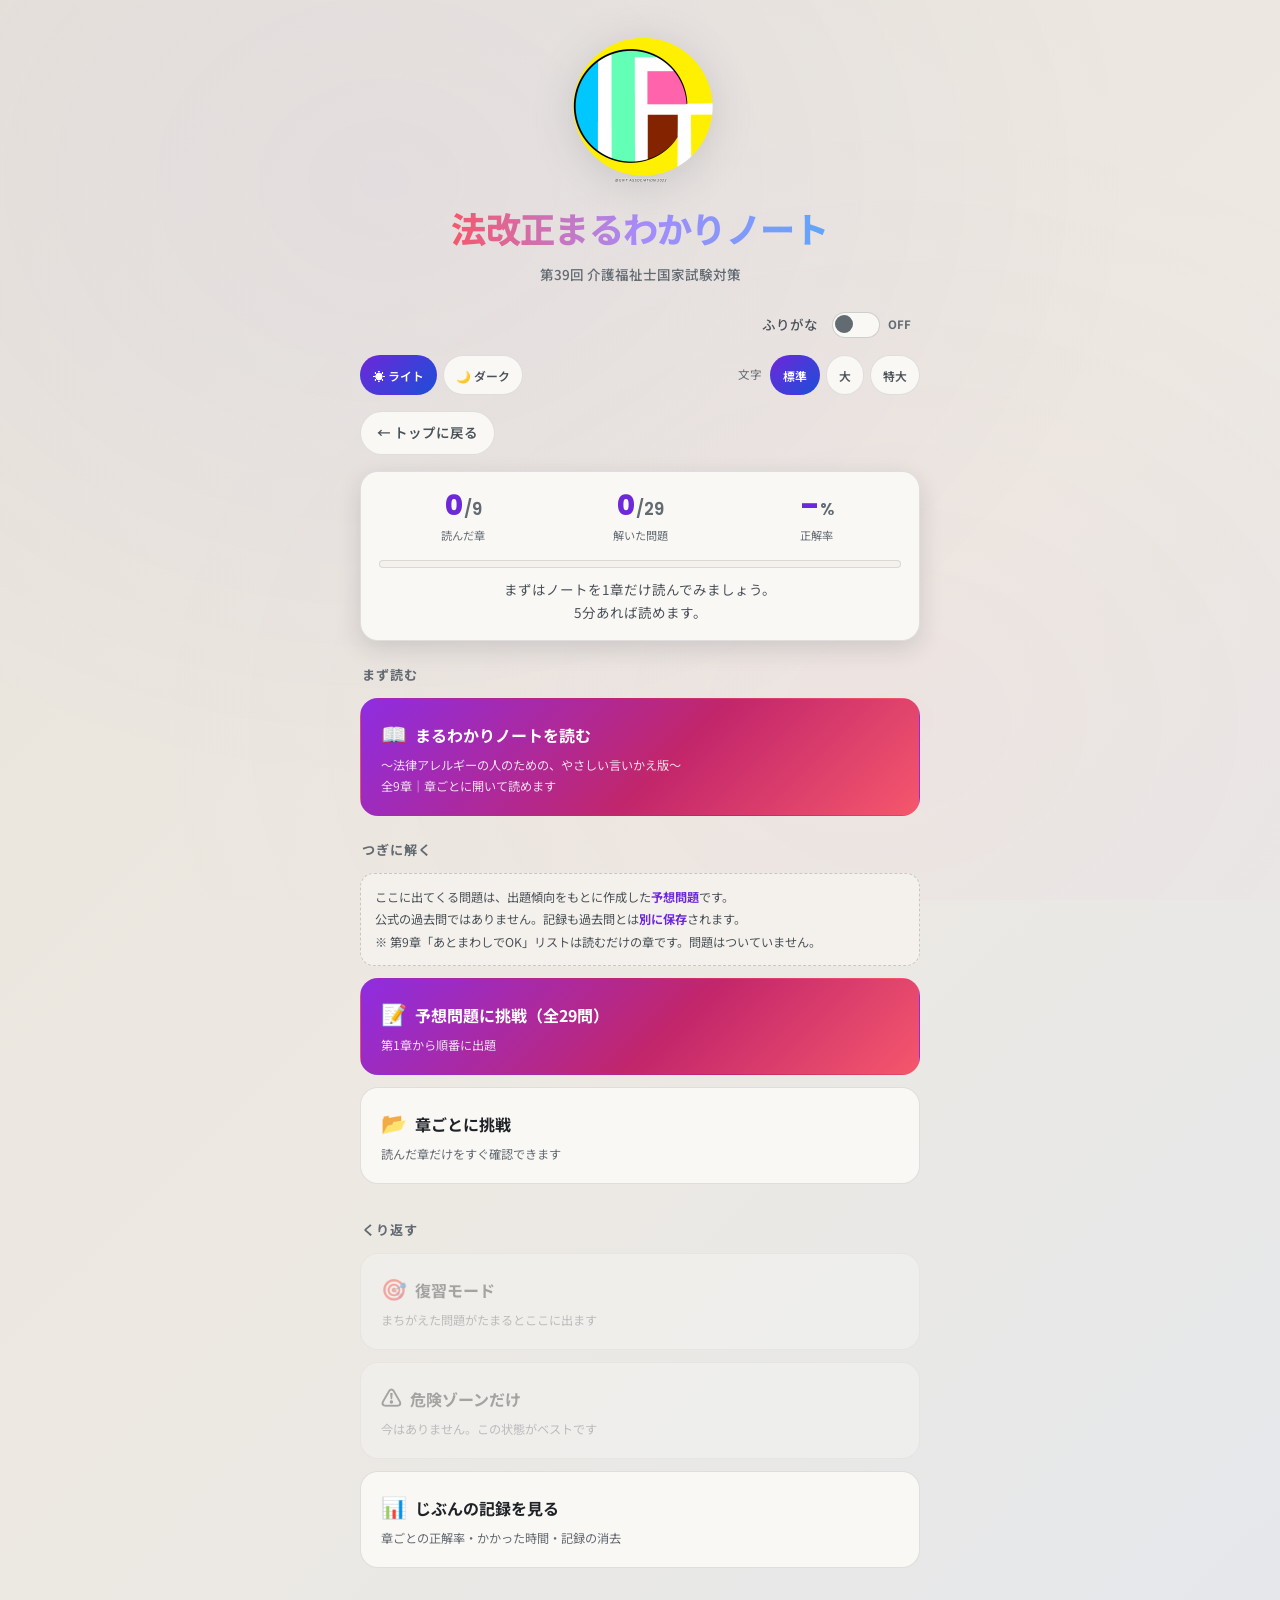
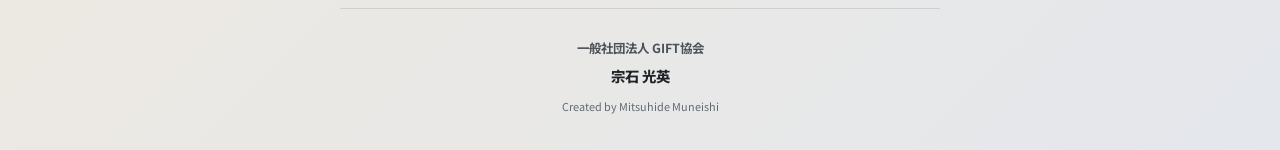
<file: houkaisei/index.html>
<!DOCTYPE html>
<html lang="ja">
<head>
  <meta charset="UTF-8">
  <meta name="viewport" content="width=device-width, initial-scale=1.0">
  <title>法改正まるわかりノート｜介護福祉士国家試験対策</title>
  <meta name="description" content="第39回介護福祉士国家試験 法改正対策 - 一般社団法人GIFT協会">
  <link rel="preconnect" href="https://fonts.googleapis.com">
  <link href="https://fonts.googleapis.com/css2?family=Noto+Sans+JP:wght@300;400;500;700;900&family=Poppins:wght@600;800&display=swap" rel="stylesheet">
  <link rel="stylesheet" href="houkaisei.css">
  <!-- 表示設定（ライト/ダーク・文字サイズ）は過去問アプリと共通のものを流用 -->
  <script src="../exam/theme.js"></script>
</head>
<body>

  <!-- ===== ヘッダー ===== -->
  <div class="hk-header">
    <a href="../index.html">
      <img src="../gift-logo.png" alt="GIFT協会ロゴ" class="hk-header-logo">
    </a>
    <div class="hk-header-title">法改正まるわかりノート</div>
    <div class="hk-header-sub">第39回 介護福祉士国家試験対策</div>
  </div>

  <!-- ===== ふりがな切り替え ===== -->
  <div class="hk-furigana-toggle">
    <span class="hk-furigana-label">ふりがな</span>
    <div class="hk-furigana-switch" id="hkFuriganaSwitch" role="switch"
         tabindex="0" aria-checked="false" aria-label="ふりがなの表示">
      <div class="hk-furigana-track" id="hkFuriganaTrack">
        <div class="hk-furigana-thumb"></div>
      </div>
      <span class="hk-furigana-status" id="hkFuriganaStatus">OFF</span>
    </div>
  </div>

  <!-- ===== 表示設定（theme.js が制御） ===== -->
  <div class="hk-display-settings">
    <div class="hk-theme-group theme-group" role="group" aria-label="表示モード">
      <button type="button" class="theme-btn" data-theme-set="light">☀️ ライト</button>
      <button type="button" class="theme-btn" data-theme-set="dark">🌙 ダーク</button>
    </div>
    <div class="hk-fs-group fs-group" role="group" aria-label="文字サイズ">
      <span class="hk-fs-label">文字</span>
      <button type="button" class="fs-btn" data-fs="normal">標準</button>
      <button type="button" class="fs-btn" data-fs="large">大</button>
      <button type="button" class="fs-btn" data-fs="xlarge">特大</button>
    </div>
  </div>

  <!-- ============================================================
       画面1　メインメニュー
       ============================================================ -->
  <div class="hk-container" id="hkMenu">
    <a href="../index.html" class="hk-back">← トップに戻る</a>

    <!-- 学習状況ダッシュボード（houkaisei.js が中身を描画） -->
    <div class="hk-dash" id="hkDash">
      <div class="hk-dash-row">
        <div class="hk-dash-cell">
          <div class="hk-dash-num" id="hkDashRead">0<span>/9</span></div>
          <div class="hk-dash-cap">読んだ章</div>
        </div>
        <div class="hk-dash-cell">
          <div class="hk-dash-num" id="hkDashSolved">0<span>/29</span></div>
          <div class="hk-dash-cap">解いた問題</div>
        </div>
        <div class="hk-dash-cell">
          <div class="hk-dash-num" id="hkDashRate">–<span>%</span></div>
          <div class="hk-dash-cap">正解率</div>
        </div>
      </div>
      <div class="hk-dash-bar"><div class="hk-dash-fill" id="hkDashFill" style="width:0%"></div></div>
      <div class="hk-dash-msg" id="hkDashMsg">まずはノートを1章だけ読んでみましょう。</div>
    </div>

    <div class="hk-section-title">まず読む</div>
    <ul class="hk-menu-list">
      <li>
        <button class="hk-menu-item hk-highlight" data-hk-action="openNote">
          <span class="hk-menu-icon">📖</span>まるわかりノートを読む
          <span class="hk-menu-sub">～法律アレルギーの人のための、やさしい言いかえ版～<br>全9章｜章ごとに開いて読めます</span>
        </button>
      </li>
    </ul>

    <div class="hk-section-title">つぎに解く</div>
    <div class="hk-note-caution">
      ここに出てくる問題は、出題傾向をもとに作成した<strong>予想問題</strong>です。<br>
      公式の過去問ではありません。記録も過去問とは<strong>別に保存</strong>されます。<br>
      ※ 第9章「あとまわしでOK」リストは読むだけの章です。問題はついていません。
    </div>
    <ul class="hk-menu-list">
      <li>
        <button class="hk-menu-item hk-highlight" data-hk-action="startAll">
          <span class="hk-menu-icon">📝</span>予想問題に挑戦（全29問）
          <span class="hk-menu-sub">第1章から順番に出題</span>
        </button>
      </li>
      <li>
        <button class="hk-menu-item" data-hk-action="openChapter">
          <span class="hk-menu-icon">📂</span>章ごとに挑戦
          <span class="hk-menu-sub">読んだ章だけをすぐ確認できます</span>
        </button>
      </li>
      <li>
        <button class="hk-menu-item" id="hkResumeBtn" data-hk-action="resume" hidden>
          <span class="hk-menu-icon">⏳</span>続きから再開
          <span class="hk-menu-sub" id="hkResumeSub"></span>
        </button>
      </li>
    </ul>

    <div class="hk-section-title">くり返す</div>
    <ul class="hk-menu-list">
      <li>
        <button class="hk-menu-item" id="hkReviewBtn" data-hk-action="startReview">
          <span class="hk-menu-icon">🎯</span>復習モード
          <span class="hk-menu-sub" id="hkReviewSub">まちがえた問題・手ごたえが不安だった問題から出題</span>
        </button>
      </li>
      <li>
        <button class="hk-menu-item" id="hkDangerBtn" data-hk-action="startDanger">
          <span class="hk-menu-icon">⚠️</span>危険ゾーンだけ
          <span class="hk-menu-sub" id="hkDangerSub">「自信あり」なのにまちがえた問題。ここが一番点を落とします</span>
        </button>
      </li>
      <li>
        <button class="hk-menu-item" data-hk-action="openStats">
          <span class="hk-menu-icon">📊</span>じぶんの記録を見る
          <span class="hk-menu-sub">章ごとの正解率・かかった時間・記録の消去</span>
        </button>
      </li>
    </ul>
  </div>

  <!-- ============================================================
       画面2　まるわかりノート（開閉式）
       ============================================================ -->
  <div class="hk-container hidden" id="hkNote">
    <button class="hk-back" data-hk-action="backToMenu">← メニューに戻る</button>

    <div class="hk-note-head">
      <div class="hk-note-title">法改正まるわかりノート</div>
      <div class="hk-note-lead">～法律アレルギーの人のための、やさしい言いかえ版～</div>
      <div class="hk-note-base">
        法改正の問題で聞かれることは、だいたいこの3つだけです。<br>
        <strong>① だれが　② 義務か、努力義務か　③ いつから</strong><br>
        <span class="hk-note-base-sub">
          この3つを言えるようになれば、その改正は「覚えた」と思ってOKです。
        </span>
      </div>
      <div class="hk-star-legend">
        <span class="hk-star hk-star3">★★★ 必ず覚える</span>
        <span class="hk-star hk-star2">★★ 要チェック</span>
        <span class="hk-star hk-star1">★ 知っておくだけ</span>
      </div>
    </div>

    <div class="hk-note-tools">
      <button type="button" class="hk-tool-btn" data-hk-action="openAll">すべて開く</button>
      <button type="button" class="hk-tool-btn" data-hk-action="closeAll">すべて閉じる</button>
      <button type="button" class="hk-tool-btn hk-tool-star" data-hk-action="onlyStar3">★★★だけ表示</button>
    </div>

    <!-- 章のアコーディオンは houkaisei.js が data/note.js から生成 -->
    <div class="hk-accordion" id="hkAccordion"></div>

    <div class="hk-note-foot">
      <div class="hk-note-foot-msg" id="hkNoteFootMsg">読み終わったら、覚えたか確かめてみましょう。</div>
      <button class="hk-next-btn" data-hk-action="startAll">予想問題に挑戦する ▶</button>
    </div>
  </div>

  <!-- ============================================================
       画面3　章えらび
       ============================================================ -->
  <div class="hk-container hidden" id="hkChapterSelect">
    <button class="hk-back" data-hk-action="backToMenu">← 戻る</button>
    <div class="hk-section-title">章を選んでください</div>
    <ul class="hk-chapter-list" id="hkChapterList"></ul>
  </div>

  <!-- ============================================================
       画面4　出題
       ============================================================ -->
  <div class="hk-container hidden" id="hkQuiz">
    <button class="hk-back" data-hk-action="quitQuiz">← やめる</button>

    <div class="hk-progress-text" id="hkProgressText">1 / 29</div>
    <div class="hk-progress-bar"><div class="hk-progress-fill" id="hkProgressFill" style="width:0%"></div></div>

    <div class="hk-quiz-meta">
      <span class="hk-quiz-no" id="hkQuizNo">予想問題 1-1</span>
      <span class="hk-quiz-tag" id="hkQuizTag">第1章</span>
      <span class="hk-quiz-star" id="hkQuizStar">★★★</span>
    </div>

    <div class="hk-quiz-streak" id="hkQuizStreak" hidden></div>

    <!-- 選択肢の並び順を切りかえる（状態は houkaisei.js が保存します） -->
    <div class="hk-note-tools" style="margin-bottom:10px">
      <button type="button" class="hk-tool-btn hk-on" id="hkShuffleBtn"
              data-hk-action="toggleShuffle" aria-pressed="true">🔀 選択肢シャッフル ON</button>
    </div>

    <div class="hk-quiz-question" id="hkQuizQuestion"></div>

    <ul class="hk-choices" id="hkChoices"></ul>
  </div>

  <!-- ============================================================
       画面5　解答・解説
       ============================================================ -->
  <div class="hk-container hidden" id="hkResult">
    <div class="hk-result-icon" id="hkResultIcon">⭕</div>
    <div class="hk-result-text" id="hkResultText">正解！</div>
    <div class="hk-result-time" id="hkResultTime"></div>

    <div class="hk-result-answer">
      <div class="hk-result-answer-label">正解</div>
      <div class="hk-result-answer-no" id="hkResultAnswer">3</div>
    </div>

    <div class="hk-result-block">
      <div class="hk-result-block-title">🔍 選択肢をふりかえる</div>
      <ul class="hk-review-list" id="hkReviewChoices"></ul>
    </div>

    <div class="hk-result-block">
      <div class="hk-result-block-title">📖 解説</div>
      <div id="hkResultExplanation"></div>
    </div>

    <!-- ここが出る（一行キーワード） -->
    <div class="hk-result-block hk-result-point hidden" id="hkResultPointBox">
      <div class="hk-result-block-title">🎯 ここが出る</div>
      <div id="hkResultPoint"></div>
    </div>

    <!-- 該当章へ戻れる導線 -->
    <button class="hk-jump-btn" id="hkJumpBtn" data-hk-action="jumpToNote">
      📖 ノートの該当ページを開く
    </button>

    <div class="hk-confidence" id="hkConfidence">
      <div class="hk-confidence-title">いまの手ごたえは？（任意）</div>
      <div class="hk-confidence-buttons">
        <button type="button" class="hk-confidence-btn" data-level="sure">
          <span class="hk-confidence-icon">◎</span><span class="hk-confidence-label">自信あり</span>
        </button>
        <button type="button" class="hk-confidence-btn" data-level="maybe">
          <span class="hk-confidence-icon">△</span><span class="hk-confidence-label">たぶん</span>
        </button>
        <button type="button" class="hk-confidence-btn" data-level="guess">
          <span class="hk-confidence-icon">？</span><span class="hk-confidence-label">勘</span>
        </button>
      </div>
      <div class="hk-confidence-hint" id="hkConfidenceHint"></div>
    </div>

    <button class="hk-next-btn" data-hk-action="nextQuestion">次へ ▶</button>
  </div>

  <!-- ============================================================
       画面6　結果まとめ
       ============================================================ -->
  <div class="hk-container hidden" id="hkSummary">
    <div class="hk-summary-card">
      <div class="hk-summary-emoji" id="hkSummaryEmoji">🎉</div>
      <div class="hk-summary-score" id="hkSummaryScore">0</div>
      <div class="hk-summary-total" id="hkSummaryTotal">/ 29問中</div>
      <div class="hk-summary-bar"><div class="hk-summary-fill" id="hkSummaryFill" style="width:0%"></div></div>
      <div class="hk-summary-time" id="hkSummaryTime"></div>
      <div class="hk-summary-msg" id="hkSummaryMsg">お疲れさまでした！</div>
    </div>

    <div class="hk-summary-block">
      <div class="hk-result-block-title">📌 つぎにやるといいこと</div>
      <ul class="hk-todo-list" id="hkTodoList"></ul>
    </div>

    <div class="hk-summary-buttons">
      <button class="hk-next-btn" data-hk-action="retryWrong" id="hkRetryWrongBtn">
        🎯 まちがえた問題だけもう一度
      </button>
      <button class="hk-next-btn hk-next-sub" data-hk-action="retryQuiz">🔄 同じ範囲をもう一度</button>
      <button class="hk-back" data-hk-action="backToMenu">← メニューに戻る</button>
    </div>
  </div>

  <!-- ============================================================
       画面7　じぶんの記録
       ============================================================ -->
  <div class="hk-container hidden" id="hkStats">
    <button class="hk-back" data-hk-action="backToMenu">← メニューに戻る</button>
    <div class="hk-section-title">じぶんの記録</div>
    <div class="hk-stats-note">
      この記録は、この端末のブラウザの中だけに保存されます。<br>
      <strong>過去問の記録とは完全に別</strong>なので、混ざることはありません。
    </div>
    <div id="hkStatsBody"></div>
    <button class="hk-danger-btn" data-hk-action="clearStats">
      🗑 法改正編の記録だけを消す
    </button>
  </div>

  <!-- ===== フッター ===== -->
  <div class="hk-footer">
    <div class="hk-footer-org">一般社団法人 GIFT協会</div>
    <div class="hk-footer-name">宗石 光英</div>
    <div class="hk-footer-credit">Created by Mitsuhide Muneishi</div>
  </div>

  <script src="data/note.js"></script>
  <script src="data/quiz.js"></script>
  <script src="houkaisei.js"></script>

  <!-- 単語をなぞると意味を出す（過去問と同じ用語集を使う）
       glossary.js → gloss-hook.js の順番は変えないでください -->
  <script src="../exam/glossary.js"></script>
  <script src="gloss-hook.js"></script>
</body>
</html>
</file>
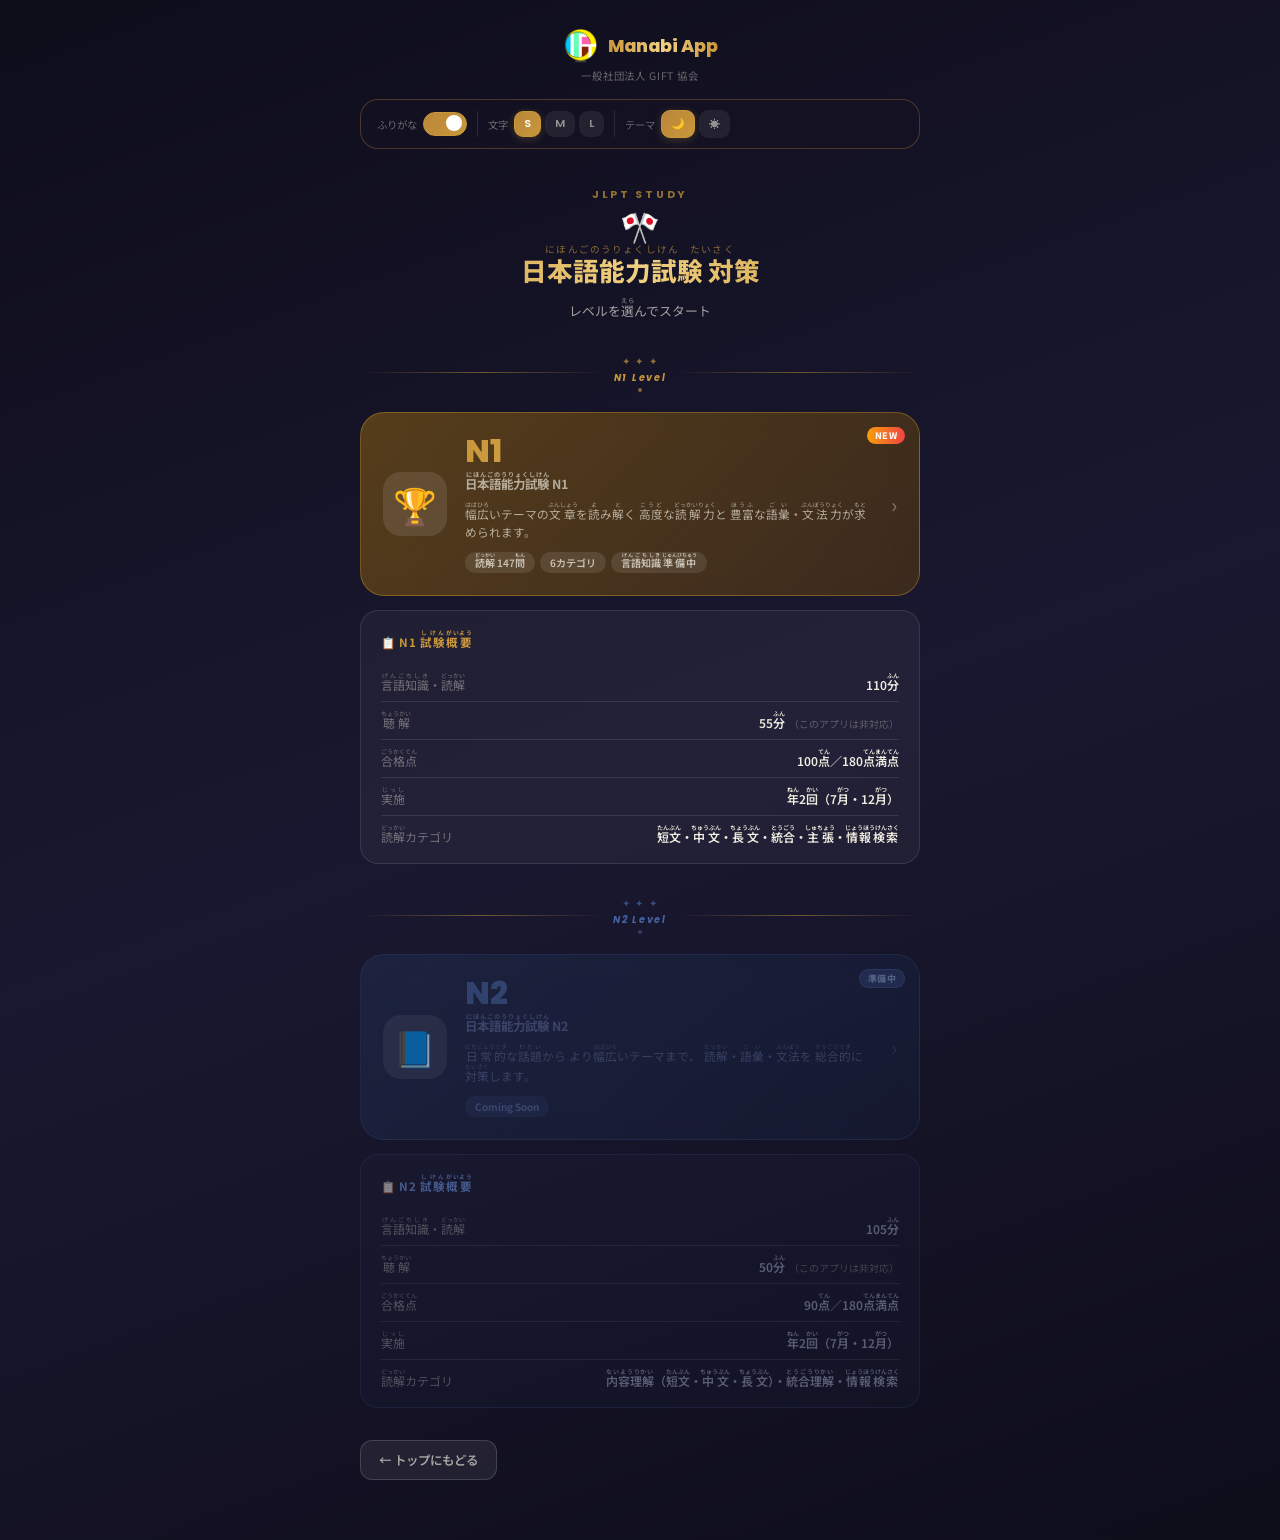
<file: jlpt/index.html>
<!DOCTYPE html>
<html lang="ja" data-theme="dark">
<head>
  <meta charset="UTF-8">
  <meta name="viewport" content="width=device-width, initial-scale=1.0">
  <title>JLPT 対策｜学びアプリ｜一般社団法人GIFT協会</title>
  <meta name="description" content="JLPT N1・N2の読解・語彙を徹底対策。日本語能力試験対策アプリ。">
  <link rel="icon" href="../gift-icon.png">
  <link rel="apple-touch-icon" href="../gift-icon.png">
  <link rel="preconnect" href="https://fonts.googleapis.com">
  <link href="https://fonts.googleapis.com/css2?family=Noto+Sans+JP:wght@400;500;700;900&family=Poppins:wght@400;600;700;800&display=swap" rel="stylesheet">

  <script>
    /* ─── 設定の即時適用（フラッシュ防止） ─── */
    (function(){
      const theme    = localStorage.getItem('gift_theme')    || 'dark';
      const fontsize = localStorage.getItem('gift_fontsize') || 'normal';
      const ruby     = localStorage.getItem('gift_ruby')     || 'on';
      document.documentElement.setAttribute('data-theme', theme);
      document.documentElement.setAttribute('data-fontsize', fontsize);
      document.documentElement.setAttribute('data-ruby', ruby);
    })();
  </script>

  <style>
    /* ═══════════════════════════════════════
       CSS変数（ダーク／ライト切替）
    ═══════════════════════════════════════ */
    :root { --font-scale: 1; }
    html[data-fontsize="normal"] { --font-scale: 1; }
    html[data-fontsize="large"]  { --font-scale: 1.125; }
    html[data-fontsize="xlarge"] { --font-scale: 1.25; }

    /* ── ダークモード ── */
    html[data-theme="dark"] {
      --bg-start:#0e0d1a; --bg-mid:#1a1830; --bg-end:#0e0d1a;
      --surface:rgba(255,255,255,0.05);
      --border:rgba(255,255,255,0.10);
      --text-primary:#f0ece0; --text-secondary:rgba(240,236,224,0.65); --text-muted:rgba(240,236,224,0.40);
      --accent:#c9973a; --accent-glow:rgba(201,151,58,0.25);
      --panel-bg:rgba(20,18,35,0.85); --panel-border:rgba(201,151,58,0.30);
      --btn-inactive:rgba(255,255,255,0.07); --btn-inactive-text:rgba(240,236,224,0.55);
      --btn-active-bg:linear-gradient(135deg,#b8863a,#c9973a); --btn-active-text:#fff;
      --divider-color:rgba(201,151,58,0.50);
      --tag-bg:rgba(255,255,255,0.10); --tag-text:rgba(240,236,224,0.75);
      --card-n1:linear-gradient(135deg,rgba(130,90,20,0.60),rgba(100,65,10,0.45));
      --card-n1-border:rgba(200,155,50,0.40);
      --card-n2:linear-gradient(135deg,rgba(40,60,100,0.55),rgba(25,45,80,0.40));
      --card-n2-border:rgba(80,120,200,0.25);
      --back-btn-bg:rgba(255,255,255,0.07); --back-btn-border:rgba(255,255,255,0.15);
      --info-bg-n1:rgba(255,255,255,0.04);
      --info-bg-n2:rgba(40,60,110,0.12);
      --info-border-n2:rgba(80,120,200,0.18);
      --info-note:rgba(240,236,224,0.30);
      --n2-text:rgba(200,210,240,0.55);
    }

    /* ── ライトモード ── */
    html[data-theme="light"] {
      --bg-start:#f2ede4; --bg-mid:#ede6d8; --bg-end:#e8dfd0;
      --surface:rgba(255,255,255,0.60);
      --border:rgba(150,120,70,0.18);
      --text-primary:#3a2e1e; --text-secondary:rgba(58,46,30,0.72); --text-muted:rgba(58,46,30,0.45);
      --accent:#9a6c1e; --accent-glow:rgba(154,108,30,0.20);
      --panel-bg:rgba(245,240,230,0.92); --panel-border:rgba(154,108,30,0.30);
      --btn-inactive:rgba(180,150,100,0.15); --btn-inactive-text:rgba(58,46,30,0.55);
      --btn-active-bg:linear-gradient(135deg,#9a6c1e,#b8863a); --btn-active-text:#fff;
      --divider-color:rgba(154,108,30,0.45);
      --tag-bg:rgba(154,108,30,0.12); --tag-text:rgba(58,46,30,0.80);
      --card-n1:linear-gradient(135deg,rgba(240,220,170,0.75),rgba(230,205,145,0.60));
      --card-n1-border:rgba(180,140,40,0.35);
      --card-n2:linear-gradient(135deg,rgba(200,215,245,0.65),rgba(185,200,235,0.50));
      --card-n2-border:rgba(100,130,200,0.28);
      --back-btn-bg:rgba(150,120,70,0.12); --back-btn-border:rgba(150,120,70,0.25);
      --info-bg-n1:rgba(150,120,70,0.06);
      --info-bg-n2:rgba(100,130,200,0.07);
      --info-border-n2:rgba(100,130,200,0.20);
      --info-note:rgba(58,46,30,0.35);
      --n2-text:rgba(60,80,140,0.55);
    }

    /* ═══════════════════════════════════════
       ベースリセット
    ═══════════════════════════════════════ */
    *, *::before, *::after { box-sizing: border-box; margin: 0; padding: 0; }

    body {
      font-family: 'Noto Sans JP', sans-serif;
      font-size: calc(16px * var(--font-scale));
      background: linear-gradient(160deg, var(--bg-start) 0%, var(--bg-mid) 50%, var(--bg-end) 100%);
      min-height: 100vh;
      color: var(--text-primary);
      transition: background 0.4s, color 0.4s;
      padding-bottom: 60px;
    }

    /* ふりがな制御 */
    html[data-ruby="off"] ruby rt { display: none; }

    /* ═══════════════════════════════════════
       ヘッダー
    ═══════════════════════════════════════ */
    .site-header {
      display: flex; flex-direction: column; align-items: center;
      padding: 28px 20px 16px; gap: 4px;
    }
    .header-logo-row { display: flex; align-items: center; gap: 10px; }
    .header-logo-row img.logo { width: 36px; height: 36px; object-fit: contain; }
    .header-title {
      font-family: 'Poppins','Noto Sans JP',sans-serif;
      font-size: calc(1.1rem * var(--font-scale));
      font-weight: 800;
      background: linear-gradient(90deg, var(--accent), #f0d080, var(--accent));
      -webkit-background-clip: text; -webkit-text-fill-color: transparent; background-clip: text;
    }
    .header-sub {
      font-size: calc(0.65rem * var(--font-scale));
      color: var(--text-muted); letter-spacing: .08em; text-align: center;
    }

    /* ═══════════════════════════════════════
       設定パネル
    ═══════════════════════════════════════ */
    .settings-panel {
      width: calc(100% - 32px); max-width: 560px; margin: 0 auto 20px;
      background: var(--panel-bg); border: 1px solid var(--panel-border);
      border-radius: 18px; padding: 10px 16px;
      backdrop-filter: blur(16px); -webkit-backdrop-filter: blur(16px);
      display: flex; flex-wrap: nowrap; align-items: center; gap: 10px;
      overflow-x: auto; scrollbar-width: none;
    }
    .settings-panel::-webkit-scrollbar { display: none; }
    .sp-group { display: flex; align-items: center; gap: 6px; flex-shrink: 0; }
    .sp-label { font-size: calc(0.65rem * var(--font-scale)); color: var(--text-muted); white-space: nowrap; flex-shrink: 0; }
    .sp-divider { width: 1px; height: 26px; background: var(--border); flex-shrink: 0; }

    /* ふりがなスイッチ */
    .ruby-switch { position: relative; display: inline-flex; align-items: center; cursor: pointer; flex-shrink: 0; }
    .ruby-switch input[type="checkbox"] { position: absolute; opacity: 0; width: 0; height: 0; }
    .ruby-track {
      width: 44px; height: 24px; background: var(--btn-inactive);
      border: 1.5px solid var(--border); border-radius: 12px; position: relative;
      transition: background 0.3s, border-color 0.3s;
    }
    .ruby-thumb {
      position: absolute; top: 2px; left: 2px; width: 16px; height: 16px;
      background: var(--btn-inactive-text); border-radius: 50%;
      transition: transform 0.3s, background 0.3s;
    }
    .ruby-switch input:checked ~ .ruby-track { background: linear-gradient(135deg,#b8863a,#c9973a); border-color: var(--accent); }
    .ruby-switch input:checked ~ .ruby-track .ruby-thumb { transform: translateX(20px); background: #fff; }

    .sp-btn-group { display: flex; gap: 4px; flex-shrink: 0; }
    .sp-btn {
      padding: 4px 9px; border-radius: 9px; border: 1.5px solid transparent;
      background: var(--btn-inactive); color: var(--btn-inactive-text);
      font-family: 'Poppins','Noto Sans JP',sans-serif;
      font-size: calc(0.68rem * var(--font-scale)); font-weight: 600;
      cursor: pointer; white-space: nowrap; transition: all 0.2s; flex-shrink: 0;
    }
    .sp-btn.active { background: var(--btn-active-bg); color: var(--btn-active-text); border-color: var(--accent); box-shadow: 0 2px 8px var(--accent-glow); }

    /* ═══════════════════════════════════════
       メインコンテンツ
    ═══════════════════════════════════════ */
    .main-section {
      width: calc(100% - 32px);
      max-width: 560px;
      margin: 0 auto;
    }

    /* ── ページタイトル ──
       絵文字・ふりがな・本文テキストを3段に分離して
       rt見切れ問題を根本解決
    ── */
    .page-title-block {
      text-align: center;
      margin-bottom: 32px;
      padding-top: 18px;
    }
    .page-title-en {
      font-family: 'Poppins', sans-serif;
      font-size: calc(0.68rem * var(--font-scale));
      font-weight: 700; letter-spacing: .25em;
      color: var(--accent); opacity: .7;
      margin-bottom: 6px;
    }
    .page-title-emoji {
      font-size: 2rem; line-height: 1;
      margin-bottom: 4px; display: block;
    }
    .page-title-ruby {
      font-size: calc(0.60rem * var(--font-scale));
      color: var(--accent); opacity: .65;
      letter-spacing: .12em; margin-bottom: 2px; line-height: 1;
    }
    .page-title-ja {
      font-family: 'Poppins','Noto Sans JP',sans-serif;
      font-size: clamp(1.25rem, 6vw, calc(1.6rem * var(--font-scale)));
      font-weight: 800;
      background: linear-gradient(90deg, var(--accent), #f0d080, var(--accent));
      -webkit-background-clip: text; -webkit-text-fill-color: transparent; background-clip: text;
      line-height: 1.2; margin-bottom: 10px;
      white-space: normal; overflow-wrap: break-word;
    }
    .page-title-desc {
      font-size: calc(0.80rem * var(--font-scale));
      color: var(--text-secondary); line-height: 1.6;
    }

    /* ── セクション見出し ── */
    .section-divider {
      display: flex; align-items: center; gap: 10px;
      margin: 0 0 20px;
    }
    /* N1とN2の間のセパレーター */
    .section-divider-gap {
      display: flex; align-items: center; gap: 10px;
      margin: 32px 0 20px;
    }
    .divider-line { flex: 1; height: 1px; background: linear-gradient(90deg, transparent, var(--divider-color), transparent); }
    .divider-ornament { display: flex; flex-direction: column; align-items: center; gap: 3px; flex-shrink: 0; }
    .divider-stars { color: var(--accent); font-size: .60rem; letter-spacing: .18em; opacity: .7; }
    .divider-text {
      font-family: 'Poppins', sans-serif;
      font-size: calc(0.60rem * var(--font-scale));
      font-style: italic; font-weight: 700; color: var(--accent);
      letter-spacing: .18em; white-space: nowrap;
    }
    .divider-dot { width: 4px; height: 4px; border-radius: 50%; background: var(--accent); opacity: .6; }

    /* ── レベルカード ── */
    .level-card {
      display: flex; align-items: center; gap: 18px;
      border-radius: 24px; padding: 22px;
      text-decoration: none; color: var(--text-primary);
      border: 1px solid transparent;
      position: relative; overflow: hidden;
      transition: transform .25s, box-shadow .25s;
      backdrop-filter: blur(10px); -webkit-backdrop-filter: blur(10px);
    }
    .level-card:hover { transform: translateY(-4px); box-shadow: 0 14px 36px rgba(0,0,0,0.28); }

    /* N1：ゴールド系 */
    .level-card-n1 { background: var(--card-n1); border-color: var(--card-n1-border); }

    /* N2：ブルー系・準備中で操作不可 */
    .level-card-n2 {
      background: var(--card-n2); border-color: var(--card-n2-border);
      opacity: 0.60; cursor: not-allowed; pointer-events: none;
    }

    /* バッジ */
    .card-badge-new {
      position: absolute; top: 14px; right: 14px;
      background: linear-gradient(90deg,#f59e0b,#ef4444);
      color: #fff; font-size: .56rem; font-weight: 800;
      padding: 2px 8px; border-radius: 20px; letter-spacing: .05em;
    }
    .card-badge-soon {
      position: absolute; top: 14px; right: 14px;
      background: rgba(80,120,200,0.30);
      color: rgba(180,200,255,0.60); font-size: .56rem; font-weight: 800;
      padding: 2px 8px; border-radius: 20px; letter-spacing: .05em;
      border: 1px solid rgba(100,140,220,0.25);
    }

    /* アイコン枠 */
    .card-icon-wrap {
      width: 64px; height: 64px; border-radius: 18px;
      background: rgba(255,255,255,0.10);
      display: flex; align-items: center; justify-content: center;
      font-size: 2.2rem; flex-shrink: 0;
    }

    /* カード本文 */
    .card-body { flex: 1; min-width: 0; }

    .card-level-label {
      font-family: 'Poppins', sans-serif;
      font-size: calc(2rem * var(--font-scale));
      font-weight: 800; line-height: 1; margin-bottom: 4px;
    }
    .card-level-label-n1 {
      background: linear-gradient(90deg, var(--accent), #f0d080);
      -webkit-background-clip: text; -webkit-text-fill-color: transparent; background-clip: text;
    }
    .card-level-label-n2 {
      background: linear-gradient(90deg, #6090e0, #90b4f0);
      -webkit-background-clip: text; -webkit-text-fill-color: transparent; background-clip: text;
      opacity: 0.55;
    }

    .card-subtitle {
      font-size: calc(0.78rem * var(--font-scale));
      font-weight: 700; color: var(--text-secondary); margin-bottom: 8px;
    }
    .card-desc {
      font-size: calc(0.73rem * var(--font-scale));
      color: var(--text-secondary); line-height: 1.6; margin-bottom: 10px;
    }
    .card-tags { display: flex; flex-wrap: wrap; gap: 5px; }
    .tag {
      background: var(--tag-bg); color: var(--tag-text);
      font-size: calc(0.63rem * var(--font-scale));
      padding: 3px 10px; border-radius: 20px; font-weight: 600;
    }
    .tag-muted {
      background: rgba(80,120,200,0.15); color: rgba(150,180,255,0.45);
      font-size: calc(0.63rem * var(--font-scale));
      padding: 3px 10px; border-radius: 20px; font-weight: 600;
    }
    .card-arrow { font-size: 1.3rem; color: var(--text-muted); flex-shrink: 0; }
    .card-arrow-muted { font-size: 1.3rem; color: rgba(150,180,255,0.20); flex-shrink: 0; }

    /* ── 試験概要ボックス 共通 ── */
    .info-box {
      margin-top: 14px; padding: 18px 20px;
      border-radius: 18px;
    }
    /* N1用 */
    .info-box-n1 {
      background: var(--info-bg-n1);
      border: 1px solid var(--border);
    }
    /* N2用 */
    .info-box-n2 {
      background: var(--info-bg-n2);
      border: 1px solid var(--info-border-n2);
      opacity: 0.70;
    }
    .info-box-title {
      font-size: calc(0.72rem * var(--font-scale));
      font-weight: 700; color: var(--accent);
      letter-spacing: .06em; margin-bottom: 14px;
    }
    .info-box-title-n2 {
      font-size: calc(0.72rem * var(--font-scale));
      font-weight: 700; letter-spacing: .06em; margin-bottom: 14px;
      color: rgba(120,160,240,0.70);
    }
    .info-row {
      display: flex; justify-content: space-between; align-items: baseline;
      padding: 8px 0; border-bottom: 1px solid var(--border);
      font-size: calc(0.75rem * var(--font-scale)); gap: 12px;
    }
    .info-row:last-child { border-bottom: none; padding-bottom: 0; }
    .info-row-label { color: var(--text-muted); flex-shrink: 0; }
    .info-row-value { color: var(--text-primary); font-weight: 600; text-align: right; }
    /* N2概要の文字は薄め */
    .info-row-value-n2 { color: var(--n2-text); font-weight: 600; text-align: right; }
    /* 非対応注記（さりげなく小さく・薄く） */
    .info-note {
      font-size: calc(0.62rem * var(--font-scale));
      color: var(--info-note); font-weight: 400; margin-left: 4px;
    }

    /* ── 戻るボタン ── */
    .back-btn {
      display: inline-flex; align-items: center; gap: 6px;
      margin: 32px 0 0; padding: 10px 18px;
      background: var(--back-btn-bg); border: 1px solid var(--back-btn-border);
      border-radius: 12px; color: var(--text-secondary);
      font-size: calc(0.78rem * var(--font-scale)); font-weight: 600;
      text-decoration: none; transition: opacity .2s;
    }
    .back-btn:hover { opacity: .70; }
  </style>
</head>

<body>

  <!-- ═══ ヘッダー ═══ -->
  <header class="site-header">
    <div class="header-logo-row">
      <img src="../gift-logo.png" alt="GIFT協会ロゴ" class="logo">
      <div class="header-title">Manabi App</div>
    </div>
    <div class="header-sub">一般社団法人 GIFT 協会</div>
  </header>

  <!-- ═══ 設定パネル ═══ -->
  <div class="settings-panel" role="toolbar" aria-label="表示設定">
    <div class="sp-group">
      <span class="sp-label">ふりがな</span>
      <label class="ruby-switch">
        <input type="checkbox" id="ruby-toggle" checked>
        <div class="ruby-track"><div class="ruby-thumb"></div></div>
      </label>
    </div>
    <div class="sp-divider"></div>
    <div class="sp-group">
      <span class="sp-label">文字</span>
      <div class="sp-btn-group">
        <button class="sp-btn" data-size="normal" onclick="setFontSize('normal')">S</button>
        <button class="sp-btn" data-size="large"  onclick="setFontSize('large')">M</button>
        <button class="sp-btn" data-size="xlarge" onclick="setFontSize('xlarge')">L</button>
      </div>
    </div>
    <div class="sp-divider"></div>
    <div class="sp-group">
      <span class="sp-label">テーマ</span>
      <div class="sp-btn-group">
        <button class="sp-btn" data-theme="dark"  onclick="setTheme('dark')">🌙</button>
        <button class="sp-btn" data-theme="light" onclick="setTheme('light')">☀️</button>
      </div>
    </div>
  </div>

  <!-- ═══ メインコンテンツ ═══ -->
  <div class="main-section">

    <!-- ページタイトル（絵文字・ふりがな・本文を3段分離でrt見切れ解消） -->
    <div class="page-title-block">
      <div class="page-title-en">JLPT STUDY</div>
      <span class="page-title-emoji">🎌</span>
      <div class="page-title-ruby">にほんごのうりょくしけん　たいさく</div>
      <div class="page-title-ja">日本語能力試験 対策</div>
      <div class="page-title-desc">
        レベルを<ruby>選<rt>えら</rt></ruby>んでスタート
      </div>
    </div>

    <!-- ══ N1セクション ══ -->
    <div class="section-divider">
      <div class="divider-line"></div>
      <div class="divider-ornament">
        <div class="divider-stars">✦ ✦ ✦</div>
        <div class="divider-text">N1 Level</div>
        <div class="divider-dot"></div>
      </div>
      <div class="divider-line"></div>
    </div>

    <!-- N1カード -->
    <a href="./n1/index.html" class="level-card level-card-n1">
      <div class="card-badge-new">NEW</div>
      <div class="card-icon-wrap">🏆</div>
      <div class="card-body">
        <div class="card-level-label card-level-label-n1">N1</div>
        <div class="card-subtitle">
          <ruby>日本語能力試験<rt>にほんごのうりょくしけん</rt></ruby> N1
        </div>
        <div class="card-desc">
          <ruby>幅広<rt>はばひろ</rt></ruby>いテーマの<ruby>文章<rt>ぶんしょう</rt></ruby>を<ruby>読<rt>よ</rt></ruby>み<ruby>解<rt>と</rt></ruby>く
          <ruby>高度<rt>こうど</rt></ruby>な<ruby>読解力<rt>どっかいりょく</rt></ruby>と
          <ruby>豊富<rt>ほうふ</rt></ruby>な<ruby>語彙<rt>ごい</rt></ruby>・<ruby>文法力<rt>ぶんぽうりょく</rt></ruby>が<ruby>求<rt>もと</rt></ruby>められます。
        </div>
        <div class="card-tags">
          <span class="tag"><ruby>読解<rt>どっかい</rt></ruby> 147<ruby>問<rt>もん</rt></ruby></span>
          <span class="tag">6カテゴリ</span>
          <span class="tag"><ruby>言語知識<rt>げんごちしき</rt></ruby> <ruby>準備中<rt>じゅんびちゅう</rt></ruby></span>
        </div>
      </div>
      <div class="card-arrow">›</div>
    </a>

    <!-- N1試験概要 -->
    <div class="info-box info-box-n1">
      <div class="info-box-title">📋 N1 <ruby>試験<rt>しけん</rt></ruby><ruby>概要<rt>がいよう</rt></ruby></div>
      <div class="info-row">
        <span class="info-row-label"><ruby>言語知識<rt>げんごちしき</rt></ruby>・<ruby>読解<rt>どっかい</rt></ruby></span>
        <span class="info-row-value">110<ruby>分<rt>ふん</rt></ruby></span>
      </div>
      <div class="info-row">
        <span class="info-row-label"><ruby>聴解<rt>ちょうかい</rt></ruby></span>
        <span class="info-row-value">
          55<ruby>分<rt>ふん</rt></ruby><span class="info-note">（このアプリは非対応）</span>
        </span>
      </div>
      <div class="info-row">
        <span class="info-row-label"><ruby>合格点<rt>ごうかくてん</rt></ruby></span>
        <span class="info-row-value">100<ruby>点<rt>てん</rt></ruby>／180<ruby>点満点<rt>てんまんてん</rt></ruby></span>
      </div>
      <div class="info-row">
        <span class="info-row-label"><ruby>実施<rt>じっし</rt></ruby></span>
        <span class="info-row-value"><ruby>年<rt>ねん</rt></ruby>2<ruby>回<rt>かい</rt></ruby>（7<ruby>月<rt>がつ</rt></ruby>・12<ruby>月<rt>がつ</rt></ruby>）</span>
      </div>
      <div class="info-row">
        <span class="info-row-label"><ruby>読解<rt>どっかい</rt></ruby>カテゴリ</span>
        <span class="info-row-value">
          <ruby>短文<rt>たんぶん</rt></ruby>・<ruby>中文<rt>ちゅうぶん</rt></ruby>・<ruby>長文<rt>ちょうぶん</rt></ruby>・<ruby>統合<rt>とうごう</rt></ruby>・<ruby>主張<rt>しゅちょう</rt></ruby>・<ruby>情報検索<rt>じょうほうけんさく</rt></ruby>
        </span>
      </div>
    </div>

    <!-- ══ N2セクション ══ -->
    <div class="section-divider-gap">
      <div class="divider-line"></div>
      <div class="divider-ornament">
        <div class="divider-stars" style="color:rgba(100,150,240,0.60);">✦ ✦ ✦</div>
        <div class="divider-text" style="color:rgba(100,150,240,0.60);">N2 Level</div>
        <div class="divider-dot" style="background:rgba(100,150,240,0.50);"></div>
      </div>
      <div class="divider-line"></div>
    </div>

    <!-- N2カード（準備中） -->
    <div class="level-card level-card-n2">
      <div class="card-badge-soon">準備中</div>
      <div class="card-icon-wrap">📘</div>
      <div class="card-body">
        <div class="card-level-label card-level-label-n2">N2</div>
        <div class="card-subtitle" style="color:rgba(150,180,240,0.45);">
          <ruby>日本語能力試験<rt>にほんごのうりょくしけん</rt></ruby> N2
        </div>
        <div class="card-desc" style="color:rgba(150,180,240,0.40);">
          <ruby>日常的<rt>にちじょうてき</rt></ruby>な<ruby>話題<rt>わだい</rt></ruby>から
          より<ruby>幅広<rt>はばひろ</rt></ruby>いテーマまで、
          <ruby>読解<rt>どっかい</rt></ruby>・<ruby>語彙<rt>ごい</rt></ruby>・<ruby>文法<rt>ぶんぽう</rt></ruby>を
          <ruby>総合的<rt>そうごうてき</rt></ruby>に<ruby>対策<rt>たいさく</rt></ruby>します。
        </div>
        <div class="card-tags">
          <span class="tag-muted">Coming Soon</span>
        </div>
      </div>
      <div class="card-arrow-muted">›</div>
    </div>

    <!-- N2試験概要（公式情報・準備中のため薄め表示） -->
    <div class="info-box info-box-n2">
      <div class="info-box-title-n2">📋 N2 <ruby>試験<rt>しけん</rt></ruby><ruby>概要<rt>がいよう</rt></ruby></div>
      <div class="info-row">
        <span class="info-row-label"><ruby>言語知識<rt>げんごちしき</rt></ruby>・<ruby>読解<rt>どっかい</rt></ruby></span>
        <span class="info-row-value-n2">105<ruby>分<rt>ふん</rt></ruby></span>
      </div>
      <div class="info-row">
        <span class="info-row-label"><ruby>聴解<rt>ちょうかい</rt></ruby></span>
        <span class="info-row-value-n2">
          50<ruby>分<rt>ふん</rt></ruby><span class="info-note">（このアプリは非対応）</span>
        </span>
      </div>
      <div class="info-row">
        <span class="info-row-label"><ruby>合格点<rt>ごうかくてん</rt></ruby></span>
        <span class="info-row-value-n2">90<ruby>点<rt>てん</rt></ruby>／180<ruby>点満点<rt>てんまんてん</rt></ruby></span>
      </div>
      <div class="info-row">
        <span class="info-row-label"><ruby>実施<rt>じっし</rt></ruby></span>
        <span class="info-row-value-n2"><ruby>年<rt>ねん</rt></ruby>2<ruby>回<rt>かい</rt></ruby>（7<ruby>月<rt>がつ</rt></ruby>・12<ruby>月<rt>がつ</rt></ruby>）</span>
      </div>
      <div class="info-row">
        <span class="info-row-label"><ruby>読解<rt>どっかい</rt></ruby>カテゴリ</span>
        <span class="info-row-value-n2">
          <ruby>内容理解<rt>ないようりかい</rt></ruby>（<ruby>短文<rt>たんぶん</rt></ruby>・<ruby>中文<rt>ちゅうぶん</rt></ruby>・<ruby>長文<rt>ちょうぶん</rt></ruby>）・<ruby>統合理解<rt>とうごうりかい</rt></ruby>・<ruby>情報検索<rt>じょうほうけんさく</rt></ruby>
        </span>
      </div>
    </div>

    <!-- 戻るボタン -->
    <a href="../index.html" class="back-btn">← トップにもどる</a>

  </div>

  <!-- ═══ JavaScript ═══ -->
  <script>
    /* ── 設定初期化 ── */
    function applySettings() {
      const theme    = localStorage.getItem('gift_theme')    || 'dark';
      const fontsize = localStorage.getItem('gift_fontsize') || 'normal';
      const ruby     = localStorage.getItem('gift_ruby')     || 'on';
      document.documentElement.setAttribute('data-theme', theme);
      document.documentElement.setAttribute('data-fontsize', fontsize);
      document.documentElement.setAttribute('data-ruby', ruby);
      document.querySelectorAll('.sp-btn[data-size]').forEach(btn => {
        btn.classList.toggle('active', btn.dataset.size === fontsize);
      });
      document.querySelectorAll('.sp-btn[data-theme]').forEach(btn => {
        btn.classList.toggle('active', btn.dataset.theme === theme);
      });
      const rubyToggle = document.getElementById('ruby-toggle');
      if (rubyToggle) rubyToggle.checked = (ruby === 'on');
    }

    /* ── ふりがなスイッチ ── */
    document.getElementById('ruby-toggle').addEventListener('change', function() {
      const val = this.checked ? 'on' : 'off';
      localStorage.setItem('gift_ruby', val);
      document.documentElement.setAttribute('data-ruby', val);
    });

    /* ── フォントサイズ切替 ── */
    function setFontSize(size) {
      localStorage.setItem('gift_fontsize', size);
      document.documentElement.setAttribute('data-fontsize', size);
      document.querySelectorAll('.sp-btn[data-size]').forEach(btn => {
        btn.classList.toggle('active', btn.dataset.size === size);
      });
    }

    /* ── テーマ切替 ── */
    function setTheme(theme) {
      localStorage.setItem('gift_theme', theme);
      document.documentElement.setAttribute('data-theme', theme);
      document.querySelectorAll('.sp-btn[data-theme]').forEach(btn => {
        btn.classList.toggle('active', btn.dataset.theme === theme);
      });
    }

    /* ── 初回適用 ── */
    applySettings();
  </script>

</body>
</html>
</file>
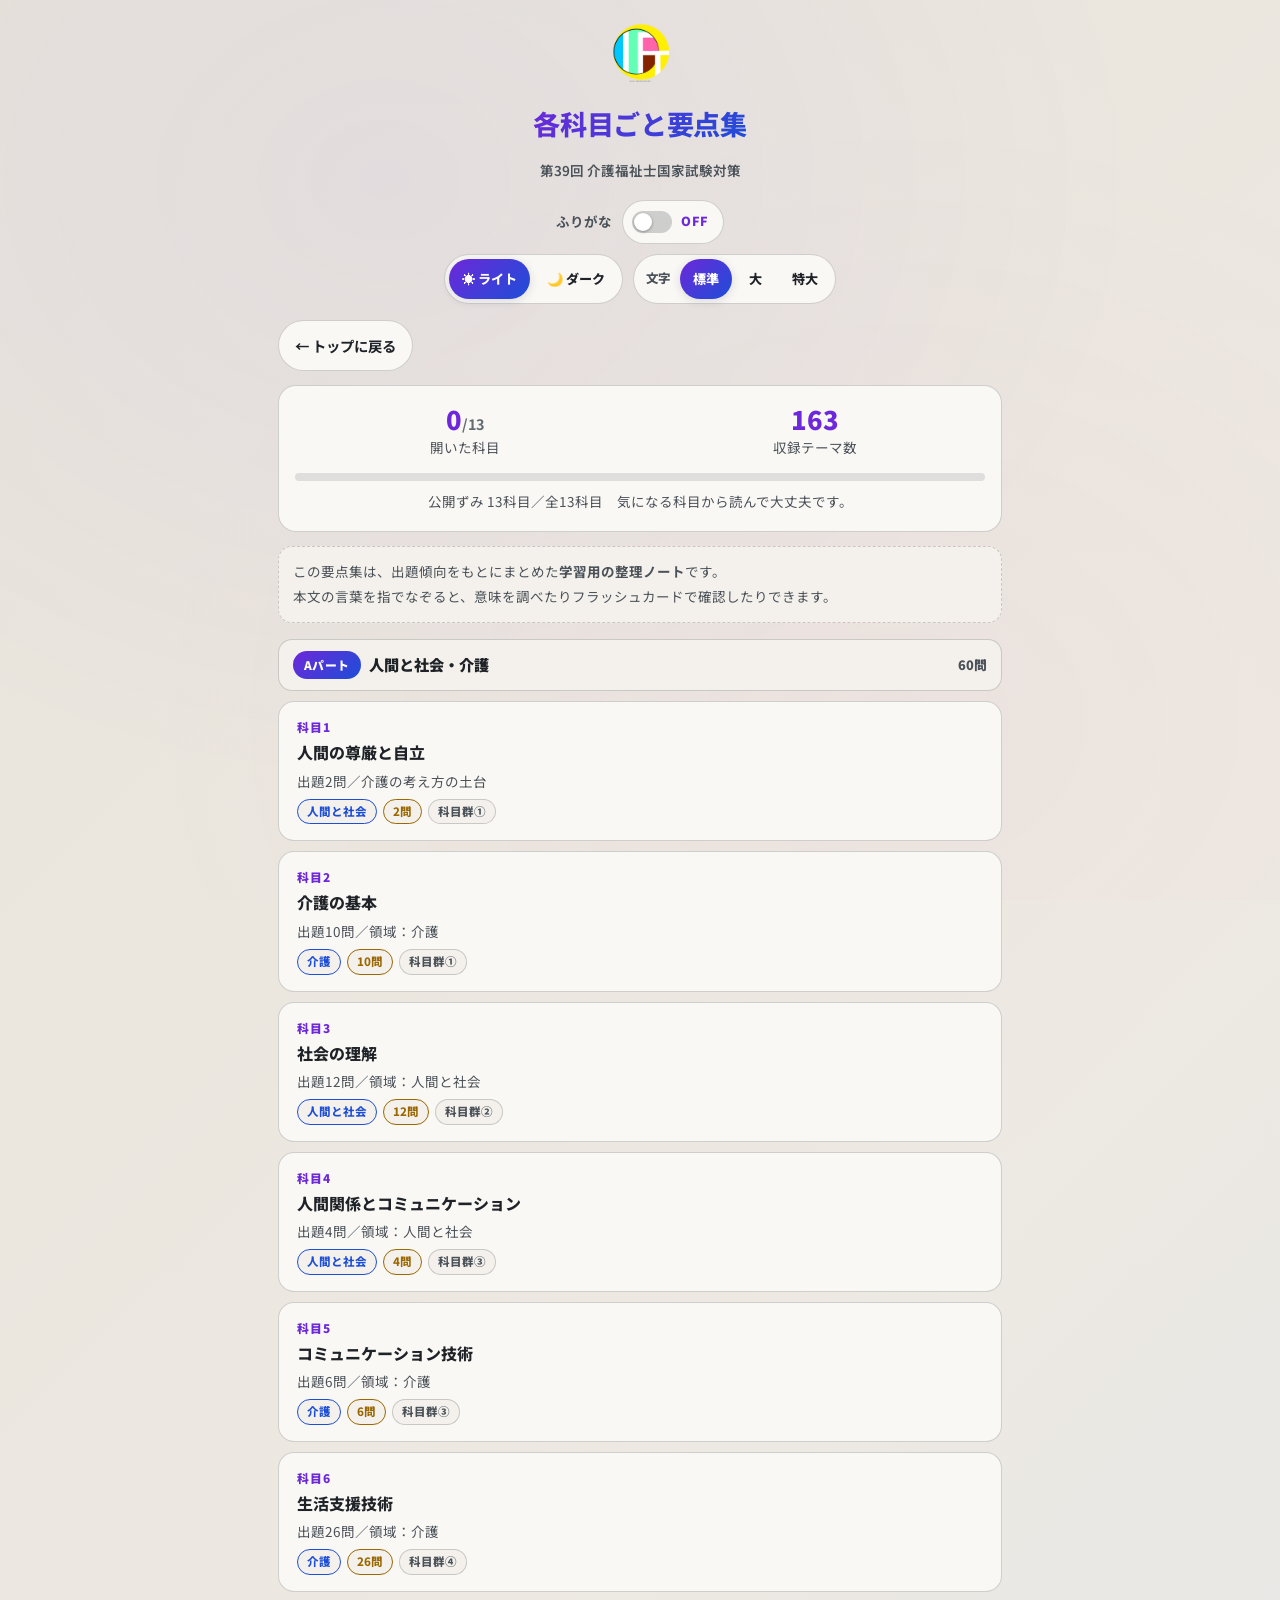
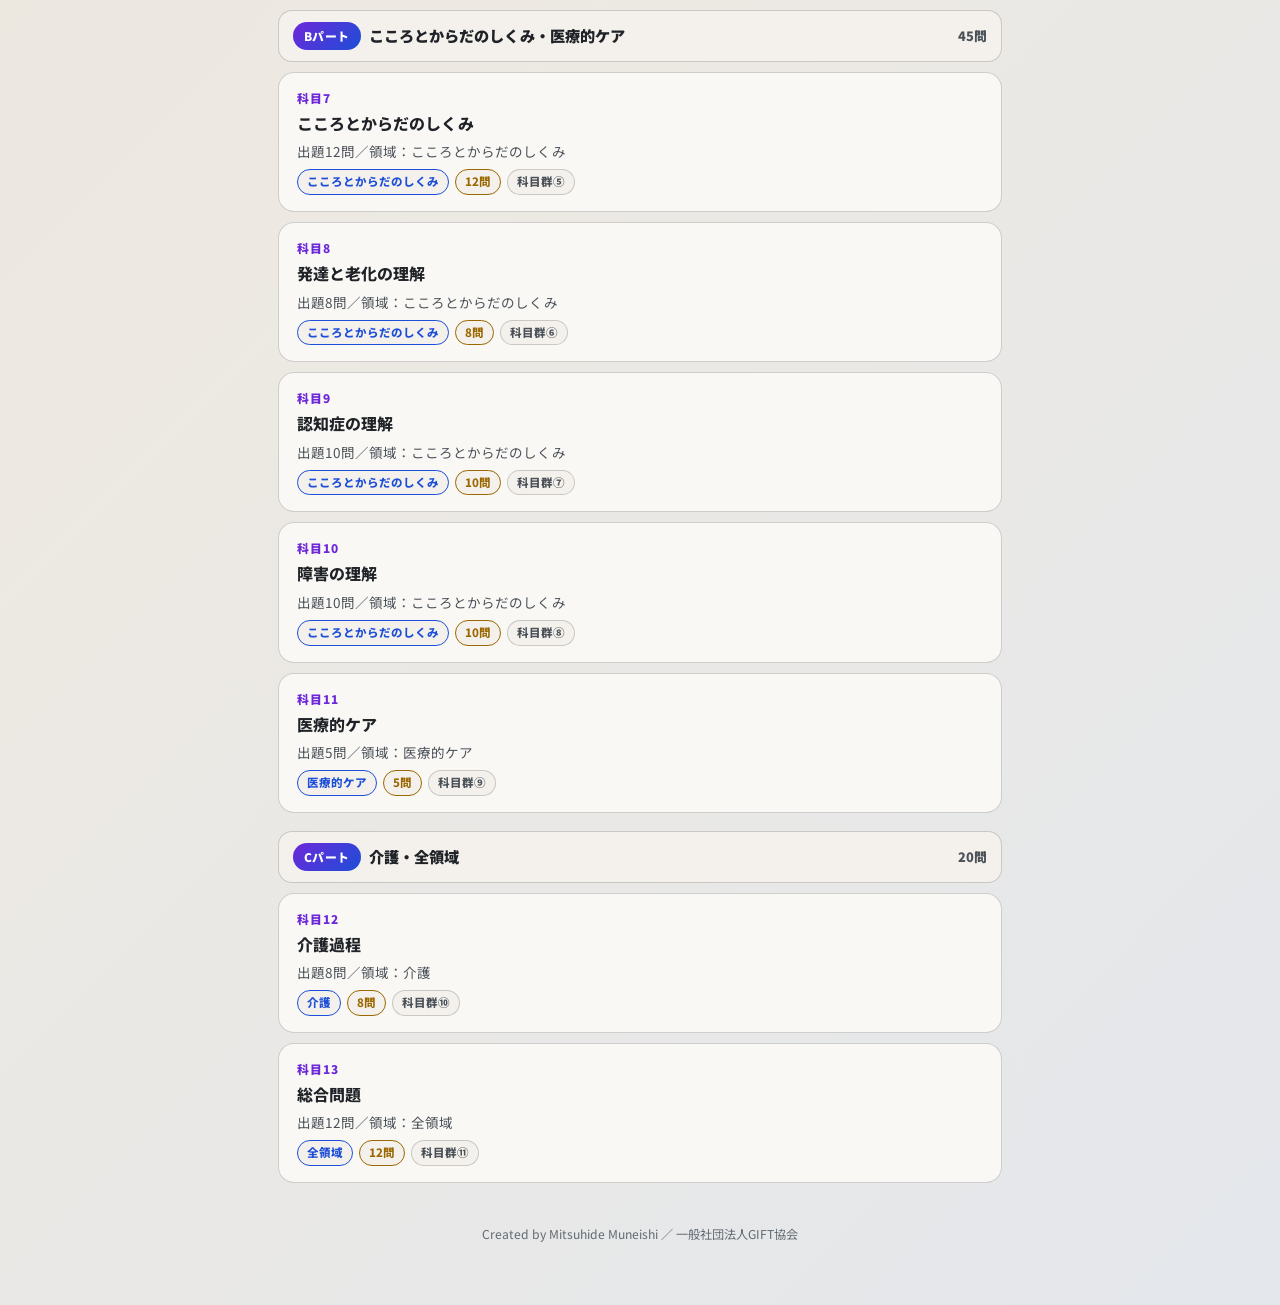
<file: youten/index.html>
<!DOCTYPE html>
<html lang="ja">
<head>
  <meta charset="UTF-8">
  <meta name="viewport" content="width=device-width, initial-scale=1.0">
  <title>各科目ごと要点集｜介護福祉士国家試験対策</title>
  <meta name="description" content="第39回介護福祉士国家試験 各科目ごと要点集 - 一般社団法人GIFT協会">
  <link rel="preconnect" href="https://fonts.googleapis.com">
  <link href="https://fonts.googleapis.com/css2?family=Noto+Sans+JP:wght@300;400;500;700;900&family=Poppins:wght@600;800&display=swap" rel="stylesheet">
  <link rel="stylesheet" href="youten.css">
  <!-- 表示設定（ライト/ダーク・文字サイズ）は過去問・法改正ノートと共通 -->
  <script src="../exam/theme.js"></script>
</head>
<body>

  <!-- ===== ヘッダー ===== -->
  <div class="yt-header">
    <a href="../index.html">
      <img src="../gift-logo.png" alt="GIFT協会ロゴ" class="yt-header-logo">
    </a>
    <div class="yt-header-title">各科目ごと要点集</div>
    <div class="yt-header-sub">第39回 介護福祉士国家試験対策</div>
  </div>

  <!-- ===== ふりがな切り替え（法改正ノートと同じ形・初期値OFF） ===== -->
  <div class="yt-furigana-toggle">
    <span class="yt-furigana-label">ふりがな</span>
    <div class="yt-furigana-switch" id="ytFuriganaSwitch" role="switch"
         tabindex="0" aria-checked="false" aria-label="ふりがなの表示">
      <div class="yt-furigana-track" id="ytFuriganaTrack">
        <div class="yt-furigana-thumb"></div>
      </div>
      <span class="yt-furigana-status" id="ytFuriganaStatus">OFF</span>
    </div>
  </div>

  <!-- ===== 表示設定（theme.js が制御） ===== -->
  <div class="yt-display-settings">
    <div class="yt-theme-group" role="group" aria-label="表示モード">
      <button type="button" class="theme-btn" data-theme-set="light">☀️ ライト</button>
      <button type="button" class="theme-btn" data-theme-set="dark">🌙 ダーク</button>
    </div>
    <div class="yt-fs-group" role="group" aria-label="文字サイズ">
      <span class="yt-fs-label">文字</span>
      <button type="button" class="fs-btn" data-fs="normal">標準</button>
      <button type="button" class="fs-btn" data-fs="large">大</button>
      <button type="button" class="fs-btn" data-fs="xlarge">特大</button>
    </div>
  </div>

  <!-- ============================================================
       画面1　科目えらび
       ============================================================ -->
  <div class="yt-container" id="ytMenu">
    <a href="../index.html" class="yt-back">← トップに戻る</a>

    <div class="yt-dash" id="ytDash">
      <div class="yt-dash-row">
        <div class="yt-dash-cell">
          <div class="yt-dash-num" id="ytDashRead">0<span id="ytDashTotal">/0</span></div>
          <div class="yt-dash-cap">開いた科目</div>
        </div>
        <div class="yt-dash-cell">
          <div class="yt-dash-num" id="ytDashItems">0</div>
          <div class="yt-dash-cap">収録テーマ数</div>
        </div>
      </div>
      <div class="yt-dash-bar"><div class="yt-dash-fill" id="ytDashFill" style="width:0%"></div></div>
      <div class="yt-dash-msg" id="ytDashMsg">気になる科目から読んで大丈夫です。</div>
    </div>

    <div class="yt-note-caution">
      この要点集は、出題傾向をもとにまとめた<strong>学習用の整理ノート</strong>です。<br>
      本文の言葉を指でなぞると、意味を調べたりフラッシュカードで確認したりできます。
    </div>

    <div id="ytSubjectList"></div>
  </div>

  <!-- ============================================================
       画面2　科目の中身
       ============================================================ -->
  <div class="yt-container hidden" id="ytSubject">
    <button class="yt-back" type="button" data-yt-action="backToMenu">← 科目一覧に戻る</button>

    <div class="yt-subject-head">
      <div class="yt-subject-part" id="ytSubjectPart"></div>
      <div class="yt-subject-no" id="ytSubjectNo">科目1</div>
      <h2 class="yt-subject-title" id="ytSubjectTitle"></h2>
      <div class="yt-subject-lead" id="ytSubjectLead"></div>
      <div class="yt-subject-intro" id="ytSubjectIntro"></div>
    </div>

    <div id="ytItems"></div>

    <div class="yt-foot-tools">
      <button type="button" class="yt-fc-btn" id="ytToFlashcard">
        📚 フラッシュカードで用語を確認する
      </button>
      <button type="button" class="yt-back yt-back-bottom" data-yt-action="backToMenu">
        ← 科目一覧に戻る
      </button>
    </div>
  </div>

  <div class="yt-credit">Created by Mitsuhide Muneishi ／ 一般社団法人GIFT協会</div>

  <!-- ===== データ（科目を作るたびに1行ずつ増やします） ===== -->
  <script src="data/youten-01.js"></script>
  <script src="data/youten-02.js"></script>
  <script src="data/youten-03.js"></script>
　<script src="data/youten-04.js"></script>
  <script src="data/youten-05.js"></script>
  <script src="data/youten-06a.js"></script>
  <script src="data/youten-06b.js"></script>
  <script src="data/youten-07a.js"></script>
  <script src="data/youten-07b.js"></script>
  <script src="data/youten-08.js"></script>
  <script src="data/youten-09a.js"></script>
  <script src="data/youten-09b.js"></script>
  <script src="data/youten-10a.js"></script>
  <script src="data/youten-10b.js"></script>
  <script src="data/youten-11a.js"></script>
  <script src="data/youten-11b.js"></script>
  <script src="data/youten-12.js"></script>
  <script src="data/youten-13.js"></script>
  
  <!-- ===== 動きの部分 ===== -->
  <script src="youten.js"></script>

  <!-- ===== 用語をなぞって調べる（過去問と同じ用語集を使います） ===== -->
  <script src="../exam/glossary.js"></script>
  <script src="gloss-hook.js"></script>

</body>
</html>
</file>
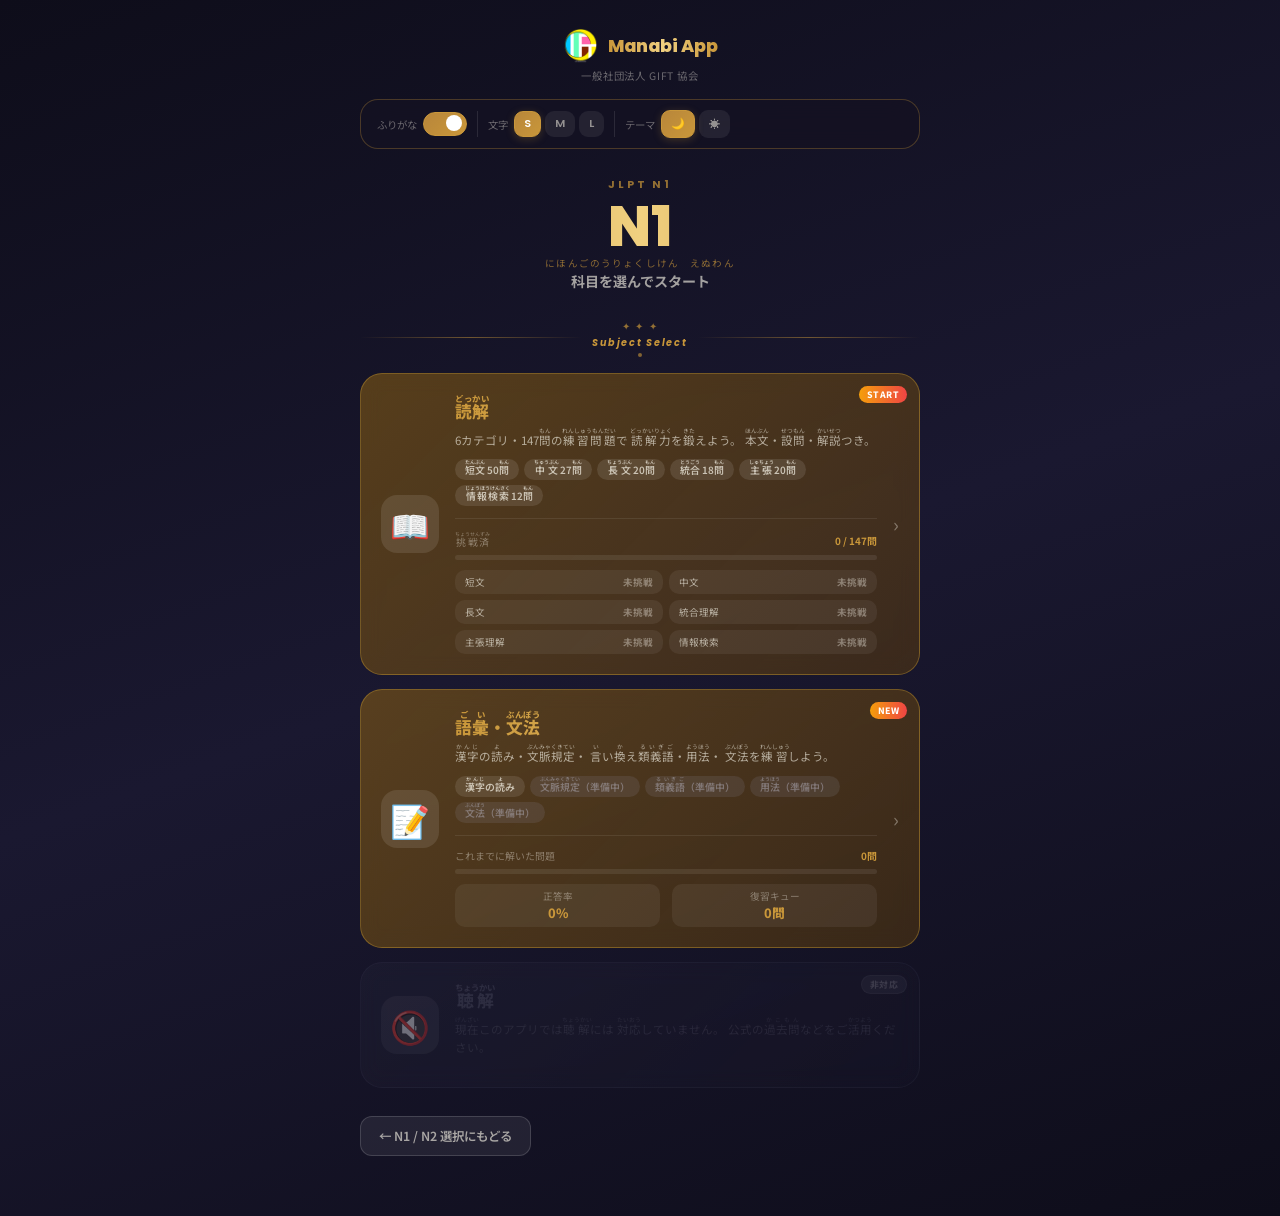
<file: jlpt/n1/index.html>
<!DOCTYPE html>
<html lang="ja" data-theme="dark">
<head>
  <meta charset="UTF-8">
  <meta name="viewport" content="width=device-width, initial-scale=1.0">
  <title>JLPT N1 対策｜学びアプリ｜一般社団法人GIFT協会</title>
  <meta name="description" content="JLPT N1の読解・語彙・文法を徹底対策。">
  <link rel="icon" href="../../gift-icon.png">
  <link rel="apple-touch-icon" href="../../gift-icon.png">
  <link rel="preconnect" href="https://fonts.googleapis.com">
  <link href="https://fonts.googleapis.com/css2?family=Noto+Sans+JP:wght@400;500;700;900&family=Poppins:wght@400;600;700;800&display=swap" rel="stylesheet">

  <script>
    /* ─── 設定の即時適用（フラッシュ防止） ─── */
    (function(){
      const theme    = localStorage.getItem('gift_theme')    || 'dark';
      const fontsize = localStorage.getItem('gift_fontsize') || 'normal';
      const ruby     = localStorage.getItem('gift_ruby')     || 'on';
      document.documentElement.setAttribute('data-theme', theme);
      document.documentElement.setAttribute('data-fontsize', fontsize);
      document.documentElement.setAttribute('data-ruby', ruby);
    })();
  </script>

  <style>
    /* ═══════════════════════════════════════
       CSS変数（ダーク／ライト切替）
    ═══════════════════════════════════════ */
    :root { --font-scale: 1; }
    html[data-fontsize="normal"] { --font-scale: 1; }
    html[data-fontsize="large"]  { --font-scale: 1.125; }
    html[data-fontsize="xlarge"] { --font-scale: 1.25; }

    /* ── ダークモード ── */
    html[data-theme="dark"] {
      --bg-start:#0e0d1a; --bg-mid:#1a1830; --bg-end:#0e0d1a;
      --surface:rgba(255,255,255,0.05);
      --border:rgba(255,255,255,0.10);
      --text-primary:#f0ece0; --text-secondary:rgba(240,236,224,0.65); --text-muted:rgba(240,236,224,0.40);
      --accent:#c9973a; --accent-glow:rgba(201,151,58,0.25);
      --panel-bg:rgba(20,18,35,0.85); --panel-border:rgba(201,151,58,0.30);
      --btn-inactive:rgba(255,255,255,0.07); --btn-inactive-text:rgba(240,236,224,0.55);
      --btn-active-bg:linear-gradient(135deg,#b8863a,#c9973a); --btn-active-text:#fff;
      --divider-color:rgba(201,151,58,0.50);
      --tag-bg:rgba(255,255,255,0.10); --tag-text:rgba(240,236,224,0.75);
      --card-active:linear-gradient(135deg,rgba(130,90,20,0.60),rgba(100,65,10,0.45));
      --card-active-border:rgba(200,155,50,0.40);
      --card-disabled:linear-gradient(135deg,rgba(50,50,70,0.50),rgba(35,35,55,0.35));
      --card-disabled-border:rgba(120,120,150,0.20);
      --back-btn-bg:rgba(255,255,255,0.07); --back-btn-border:rgba(255,255,255,0.15);
      --badge-master-bg:linear-gradient(90deg,#c9973a,#f0d080);
      --progress-bg:rgba(255,255,255,0.08);
      --progress-fill:linear-gradient(90deg,#b8863a,#c9973a);
    }

    /* ── ライトモード ── */
    html[data-theme="light"] {
      --bg-start:#f2ede4; --bg-mid:#ede6d8; --bg-end:#e8dfd0;
      --surface:rgba(255,255,255,0.60);
      --border:rgba(150,120,70,0.18);
      --text-primary:#3a2e1e; --text-secondary:rgba(58,46,30,0.72); --text-muted:rgba(58,46,30,0.45);
      --accent:#9a6c1e; --accent-glow:rgba(154,108,30,0.20);
      --panel-bg:rgba(245,240,230,0.92); --panel-border:rgba(154,108,30,0.30);
      --btn-inactive:rgba(180,150,100,0.15); --btn-inactive-text:rgba(58,46,30,0.55);
      --btn-active-bg:linear-gradient(135deg,#9a6c1e,#b8863a); --btn-active-text:#fff;
      --divider-color:rgba(154,108,30,0.45);
      --tag-bg:rgba(154,108,30,0.12); --tag-text:rgba(58,46,30,0.80);
      --card-active:linear-gradient(135deg,rgba(240,220,170,0.75),rgba(230,205,145,0.60));
      --card-active-border:rgba(180,140,40,0.35);
      --card-disabled:linear-gradient(135deg,rgba(210,210,220,0.60),rgba(195,195,210,0.45));
      --card-disabled-border:rgba(140,140,160,0.25);
      --back-btn-bg:rgba(150,120,70,0.12); --back-btn-border:rgba(150,120,70,0.25);
      --badge-master-bg:linear-gradient(90deg,#9a6c1e,#c9973a);
      --progress-bg:rgba(150,120,70,0.12);
      --progress-fill:linear-gradient(90deg,#9a6c1e,#b8863a);
    }

    /* ═══════════════════════════════════════
       ベースリセット
    ═══════════════════════════════════════ */
    *, *::before, *::after { box-sizing: border-box; margin: 0; padding: 0; }

    body {
      font-family: 'Noto Sans JP', sans-serif;
      font-size: calc(16px * var(--font-scale));
      background: linear-gradient(160deg, var(--bg-start) 0%, var(--bg-mid) 50%, var(--bg-end) 100%);
      min-height: 100vh;
      color: var(--text-primary);
      transition: background 0.4s, color 0.4s;
      padding-bottom: 60px;
    }

    /* ふりがな制御 */
    html[data-ruby="off"] ruby rt { display: none; }

    /* ═══════════════════════════════════════
       ヘッダー
    ═══════════════════════════════════════ */
    .site-header {
      display: flex; flex-direction: column; align-items: center;
      padding: 28px 20px 16px; gap: 4px;
    }
    .header-logo-row { display: flex; align-items: center; gap: 10px; }
    .header-logo-row img.logo { width: 36px; height: 36px; object-fit: contain; }
    .header-title {
      font-family: 'Poppins','Noto Sans JP',sans-serif;
      font-size: calc(1.1rem * var(--font-scale));
      font-weight: 800;
      background: linear-gradient(90deg, var(--accent), #f0d080, var(--accent));
      -webkit-background-clip: text; -webkit-text-fill-color: transparent; background-clip: text;
    }
    .header-sub {
      font-size: calc(0.65rem * var(--font-scale));
      color: var(--text-muted); letter-spacing: .08em; text-align: center;
    }

    /* ═══════════════════════════════════════
       設定パネル
    ═══════════════════════════════════════ */
    .settings-panel {
      width: calc(100% - 32px); max-width: 560px; margin: 0 auto 20px;
      background: var(--panel-bg); border: 1px solid var(--panel-border);
      border-radius: 18px; padding: 10px 16px;
      backdrop-filter: blur(16px); -webkit-backdrop-filter: blur(16px);
      display: flex; flex-wrap: nowrap; align-items: center; gap: 10px;
      overflow-x: auto; scrollbar-width: none;
    }
    .settings-panel::-webkit-scrollbar { display: none; }
    .sp-group { display: flex; align-items: center; gap: 6px; flex-shrink: 0; }
    .sp-label { font-size: calc(0.65rem * var(--font-scale)); color: var(--text-muted); white-space: nowrap; flex-shrink: 0; }
    .sp-divider { width: 1px; height: 26px; background: var(--border); flex-shrink: 0; }

    /* ふりがなスイッチ */
    .ruby-switch { position: relative; display: inline-flex; align-items: center; cursor: pointer; flex-shrink: 0; }
    .ruby-switch input[type="checkbox"] { position: absolute; opacity: 0; width: 0; height: 0; }
    .ruby-track {
      width: 44px; height: 24px; background: var(--btn-inactive);
      border: 1.5px solid var(--border); border-radius: 12px; position: relative;
      transition: background 0.3s, border-color 0.3s;
    }
    .ruby-thumb {
      position: absolute; top: 2px; left: 2px; width: 16px; height: 16px;
      background: var(--btn-inactive-text); border-radius: 50%;
      transition: transform 0.3s, background 0.3s;
    }
    .ruby-switch input:checked ~ .ruby-track { background: linear-gradient(135deg,#b8863a,#c9973a); border-color: var(--accent); }
    .ruby-switch input:checked ~ .ruby-track .ruby-thumb { transform: translateX(20px); background: #fff; }

    .sp-btn-group { display: flex; gap: 4px; flex-shrink: 0; }
    .sp-btn {
      padding: 4px 9px; border-radius: 9px; border: 1.5px solid transparent;
      background: var(--btn-inactive); color: var(--btn-inactive-text);
      font-family: 'Poppins','Noto Sans JP',sans-serif;
      font-size: calc(0.68rem * var(--font-scale)); font-weight: 600;
      cursor: pointer; white-space: nowrap; transition: all 0.2s; flex-shrink: 0;
    }
    .sp-btn.active { background: var(--btn-active-bg); color: var(--btn-active-text); border-color: var(--accent); box-shadow: 0 2px 8px var(--accent-glow); }

    /* ═══════════════════════════════════════
       メインコンテンツ
    ═══════════════════════════════════════ */
    .main-section {
      width: calc(100% - 32px);
      max-width: 560px;
      margin: 0 auto;
    }

    /* ── ページタイトル ── */
    .page-title-block {
      text-align: center;
      margin-bottom: 28px;
      padding-top: 8px;
    }
    .page-title-en {
      font-family: 'Poppins', sans-serif;
      font-size: calc(0.68rem * var(--font-scale));
      font-weight: 700; letter-spacing: .25em;
      color: var(--accent); opacity: .7; margin-bottom: 6px;
    }
    .page-title-level {
      font-family: 'Poppins', sans-serif;
      font-size: clamp(2.5rem, 10vw, calc(3.5rem * var(--font-scale)));
      font-weight: 800; line-height: 1;
      background: linear-gradient(90deg, var(--accent), #f0d080, var(--accent));
      -webkit-background-clip: text; -webkit-text-fill-color: transparent; background-clip: text;
      margin-bottom: 4px;
    }
    .page-title-ruby {
      font-size: calc(0.60rem * var(--font-scale));
      color: var(--accent); opacity: .65;
      letter-spacing: .12em; margin-bottom: 2px; line-height: 1;
    }
    .page-title-ja {
      font-family: 'Noto Sans JP', sans-serif;
      font-size: calc(0.88rem * var(--font-scale));
      font-weight: 700; color: var(--text-secondary);
      margin-bottom: 10px;
    }

    /* ── セクション見出し ── */
    .section-divider {
      display: flex; align-items: center; gap: 10px;
      margin: 0 0 16px;
    }
    .divider-line { flex: 1; height: 1px; background: linear-gradient(90deg, transparent, var(--divider-color), transparent); }
    .divider-ornament { display: flex; flex-direction: column; align-items: center; gap: 3px; flex-shrink: 0; }
    .divider-stars { color: var(--accent); font-size: .60rem; letter-spacing: .18em; opacity: .7; }
    .divider-text {
      font-family: 'Poppins', sans-serif;
      font-size: calc(0.60rem * var(--font-scale));
      font-style: italic; font-weight: 700; color: var(--accent);
      letter-spacing: .18em; white-space: nowrap;
    }
    .divider-dot { width: 4px; height: 4px; border-radius: 50%; background: var(--accent); opacity: .6; }

    /* ═══════════════════════════════════════
       科目カード
    ═══════════════════════════════════════ */
    .subject-list { list-style: none; display: flex; flex-direction: column; gap: 14px; }

    /* 共通カードベース */
    .subject-card {
      display: flex; align-items: center; gap: 16px;
      border-radius: 22px; padding: 20px;
      text-decoration: none; color: var(--text-primary);
      border: 1px solid transparent;
      position: relative; overflow: hidden;
      transition: transform .25s, box-shadow .25s;
      backdrop-filter: blur(10px); -webkit-backdrop-filter: blur(10px);
    }
    .subject-card:hover { transform: translateY(-3px); box-shadow: 0 12px 32px rgba(0,0,0,0.25); }

    /* 読解カード（アクティブ・ゴールド） */
    .subject-card-active {
      background: var(--card-active);
      border-color: var(--card-active-border);
    }

    /* 語彙・文法カード（準備中・グレー） */
    .subject-card-soon {
      background: var(--card-disabled);
      border-color: var(--card-disabled-border);
      opacity: 0.55; cursor: not-allowed; pointer-events: none;
    }

    /* 聴解カード（非対応・さらに薄く） */
    .subject-card-na {
      background: var(--card-disabled);
      border-color: var(--card-disabled-border);
      opacity: 0.40; cursor: not-allowed; pointer-events: none;
    }

    /* バッジ */
    .card-badge {
      position: absolute; top: 12px; right: 12px;
      font-size: .55rem; font-weight: 800;
      padding: 2px 8px; border-radius: 20px; letter-spacing: .05em;
    }
    .badge-new  { background: linear-gradient(90deg,#f59e0b,#ef4444); color: #fff; }
    .badge-soon { background: rgba(150,150,170,0.35); color: rgba(255,255,255,0.50); border: 1px solid rgba(255,255,255,0.12); }
    .badge-na   { background: rgba(100,100,120,0.30); color: rgba(255,255,255,0.35); border: 1px solid rgba(255,255,255,0.08); }

    /* アイコン枠 */
    .card-icon {
      width: 58px; height: 58px; border-radius: 16px;
      background: rgba(255,255,255,0.10);
      display: flex; align-items: center; justify-content: center;
      font-size: 2rem; flex-shrink: 0;
    }

    /* カード本文 */
    .card-body { flex: 1; min-width: 0; }
    .card-title {
      font-size: calc(1.05rem * var(--font-scale));
      font-weight: 800; margin-bottom: 4px;
    }
    .card-title-gold {
      background: linear-gradient(90deg, var(--accent), #f0d080);
      -webkit-background-clip: text; -webkit-text-fill-color: transparent; background-clip: text;
    }
    .card-desc {
      font-size: calc(0.72rem * var(--font-scale));
      color: var(--text-secondary); line-height: 1.55; margin-bottom: 10px;
    }
    .card-tags { display: flex; flex-wrap: wrap; gap: 5px; }
    .tag {
      background: var(--tag-bg); color: var(--tag-text);
      font-size: calc(0.62rem * var(--font-scale));
      padding: 3px 10px; border-radius: 20px; font-weight: 600;
    }
    .tag-muted {
      background: rgba(150,150,170,0.15); color: rgba(200,200,220,0.40);
      font-size: calc(0.62rem * var(--font-scale));
      padding: 3px 10px; border-radius: 20px; font-weight: 600;
    }
    .card-arrow { font-size: 1.2rem; color: var(--text-muted); flex-shrink: 0; }

    /* ═══════════════════════════════════════
       読解カード内の進捗エリア
    ═══════════════════════════════════════ */
    .progress-area {
      margin-top: 12px;
      padding-top: 12px;
      border-top: 1px solid rgba(255,255,255,0.08);
    }
    .progress-row {
      display: flex; justify-content: space-between;
      align-items: center; margin-bottom: 6px;
    }
    .progress-label {
      font-size: calc(0.62rem * var(--font-scale));
      color: var(--text-muted);
    }
    .progress-value {
      font-size: calc(0.62rem * var(--font-scale));
      color: var(--accent); font-weight: 700;
    }
    .progress-bar {
      width: 100%; height: 5px;
      background: var(--progress-bg);
      border-radius: 10px; overflow: hidden;
      margin-bottom: 10px;
    }
    .progress-fill {
      height: 100%;
      background: var(--progress-fill);
      border-radius: 10px;
      transition: width 0.6s ease;
    }

    /* カテゴリ別ミニバッジ */
    .category-grid {
      display: grid;
      grid-template-columns: repeat(2, 1fr);
      gap: 6px;
      margin-top: 4px;
    }
    .category-item {
      display: flex; align-items: center; justify-content: space-between;
      background: rgba(255,255,255,0.06);
      border-radius: 10px; padding: 5px 10px;
    }
    .category-name {
      font-size: calc(0.60rem * var(--font-scale));
      color: var(--text-secondary);
    }
    .category-rate {
      font-size: calc(0.60rem * var(--font-scale));
      font-weight: 700;
    }
    /* 正答率に応じた色分け */
    .rate-high   { color: #4ade80; }  /* 70%以上: 緑 */
    .rate-mid    { color: #facc15; }  /* 40-69%: 黄 */
    .rate-low    { color: #f87171; }  /* 39%以下: 赤 */
    .rate-none   { color: var(--text-muted); } /* 未挑戦 */

    /* 制覇バッジ */
    .master-badge {
      display: inline-flex; align-items: center; gap: 3px;
      background: var(--badge-master-bg);
      color: #fff; font-size: .55rem; font-weight: 800;
      padding: 2px 8px; border-radius: 20px;
    }

    /* ═══════════════════════════════════════
       戻るボタン
    ═══════════════════════════════════════ */
    .back-btn {
      display: inline-flex; align-items: center; gap: 6px;
      margin: 28px 0 0; padding: 10px 18px;
      background: var(--back-btn-bg); border: 1px solid var(--back-btn-border);
      border-radius: 12px; color: var(--text-secondary);
      font-size: calc(0.78rem * var(--font-scale)); font-weight: 600;
      text-decoration: none; transition: opacity .2s;
    }
    .back-btn:hover { opacity: .70; }
  </style>
</head>

<body>

  <!-- ═══ ヘッダー ═══ -->
  <header class="site-header">
    <div class="header-logo-row">
      <img src="../../gift-logo.png" alt="GIFT協会ロゴ" class="logo">
      <div class="header-title">Manabi App</div>
    </div>
    <div class="header-sub">一般社団法人 GIFT 協会</div>
  </header>

  <!-- ═══ 設定パネル ═══ -->
  <div class="settings-panel" role="toolbar" aria-label="表示設定">
    <div class="sp-group">
      <span class="sp-label">ふりがな</span>
      <label class="ruby-switch">
        <input type="checkbox" id="ruby-toggle" checked>
        <div class="ruby-track"><div class="ruby-thumb"></div></div>
      </label>
    </div>
    <div class="sp-divider"></div>
    <div class="sp-group">
      <span class="sp-label">文字</span>
      <div class="sp-btn-group">
        <button class="sp-btn" data-size="normal" onclick="setFontSize('normal')">S</button>
        <button class="sp-btn" data-size="large"  onclick="setFontSize('large')">M</button>
        <button class="sp-btn" data-size="xlarge" onclick="setFontSize('xlarge')">L</button>
      </div>
    </div>
    <div class="sp-divider"></div>
    <div class="sp-group">
      <span class="sp-label">テーマ</span>
      <div class="sp-btn-group">
        <button class="sp-btn" data-theme="dark"  onclick="setTheme('dark')">🌙</button>
        <button class="sp-btn" data-theme="light" onclick="setTheme('light')">☀️</button>
      </div>
    </div>
  </div>

  <!-- ═══ メインコンテンツ ═══ -->
  <div class="main-section">

    <!-- ページタイトル -->
    <div class="page-title-block">
      <div class="page-title-en">JLPT N1</div>
      <div class="page-title-level">N1</div>
      <div class="page-title-ruby">にほんごのうりょくしけん　えぬわん</div>
      <div class="page-title-ja">科目を選んでスタート</div>
    </div>

    <!-- セクション見出し -->
    <div class="section-divider">
      <div class="divider-line"></div>
      <div class="divider-ornament">
        <div class="divider-stars">✦ ✦ ✦</div>
        <div class="divider-text">Subject Select</div>
        <div class="divider-dot"></div>
      </div>
      <div class="divider-line"></div>
    </div>

    <!-- 科目カードリスト -->
    <ul class="subject-list">

      <!-- ① 読解カード（アクティブ） -->
      <li>
        <a href="./dokkai.html" class="subject-card subject-card-active">
          <div class="card-badge badge-new">START</div>
          <div class="card-icon">📖</div>
          <div class="card-body">
            <div class="card-title card-title-gold">
              <ruby>読解<rt>どっかい</rt></ruby>
            </div>
            <div class="card-desc">
              6カテゴリ・147<ruby>問<rt>もん</rt></ruby>の<ruby>練習問題<rt>れんしゅうもんだい</rt></ruby>で
              <ruby>読解力<rt>どっかいりょく</rt></ruby>を<ruby>鍛<rt>きた</rt></ruby>えよう。
              <ruby>本文<rt>ほんぶん</rt></ruby>・<ruby>設問<rt>せつもん</rt></ruby>・<ruby>解説<rt>かいせつ</rt></ruby>つき。
            </div>
            <div class="card-tags">
              <span class="tag"><ruby>短文<rt>たんぶん</rt></ruby> 50<ruby>問<rt>もん</rt></ruby></span>
              <span class="tag"><ruby>中文<rt>ちゅうぶん</rt></ruby> 27<ruby>問<rt>もん</rt></ruby></span>
              <span class="tag"><ruby>長文<rt>ちょうぶん</rt></ruby> 20<ruby>問<rt>もん</rt></ruby></span>
              <span class="tag"><ruby>統合<rt>とうごう</rt></ruby> 18<ruby>問<rt>もん</rt></ruby></span>
              <span class="tag"><ruby>主張<rt>しゅちょう</rt></ruby> 20<ruby>問<rt>もん</rt></ruby></span>
              <span class="tag"><ruby>情報検索<rt>じょうほうけんさく</rt></ruby> 12<ruby>問<rt>もん</rt></ruby></span>
            </div>

            <!-- 学習進捗エリア（localStorage から動的生成） -->
            <div class="progress-area">
              <div class="progress-row">
                <span class="progress-label" id="progress-label-total">
                  <ruby>挑戦済<rt>ちょうせんずみ</rt></ruby>
                </span>
                <span class="progress-value" id="progress-value-total">0 / 147問</span>
              </div>
              <div class="progress-bar">
                <div class="progress-fill" id="progress-fill-total" style="width:0%"></div>
              </div>

              <!-- カテゴリ別正答率グリッド -->
              <div class="category-grid" id="category-grid">
                <!-- JavaScript で動的生成 -->
              </div>
            </div>

          </div>
          <div class="card-arrow">›</div>
        </a>
      </li>

      <!-- ② 語彙・文法カード（アクティブ） -->
      <li>
        <a href="./goi-bunpo/index.html" class="subject-card subject-card-active">
          <div class="card-badge badge-new">NEW</div>
          <div class="card-icon">📝</div>
          <div class="card-body">
            <div class="card-title card-title-gold">
              <ruby>語彙<rt>ごい</rt></ruby>・<ruby>文法<rt>ぶんぽう</rt></ruby>
            </div>
            <div class="card-desc">
              <ruby>漢字<rt>かんじ</rt></ruby>の<ruby>読<rt>よ</rt></ruby>み・<ruby>文脈規定<rt>ぶんみゃくきてい</rt></ruby>・
              <ruby>言<rt>い</rt></ruby>い<ruby>換<rt>か</rt></ruby>え<ruby>類義語<rt>るいぎご</rt></ruby>・<ruby>用法<rt>ようほう</rt></ruby>・
              <ruby>文法<rt>ぶんぽう</rt></ruby>を<ruby>練習<rt>れんしゅう</rt></ruby>しよう。
            </div>
            <div class="card-tags">
              <span class="tag"><ruby>漢字<rt>かんじ</rt></ruby>の<ruby>読<rt>よ</rt></ruby>み</span>
              <span class="tag-muted"><ruby>文脈規定<rt>ぶんみゃくきてい</rt></ruby>（準備中）</span>
              <span class="tag-muted"><ruby>類義語<rt>るいぎご</rt></ruby>（準備中）</span>
              <span class="tag-muted"><ruby>用法<rt>ようほう</rt></ruby>（準備中）</span>
              <span class="tag-muted"><ruby>文法<rt>ぶんぽう</rt></ruby>（準備中）</span>
            </div>
            <!-- 語彙学習統計エリア -->
            <div class="progress-area">
              <div class="progress-row">
                <span class="progress-label">これまでに解いた問題</span>
                <span class="progress-value" id="goi-total">0問</span>
              </div>
              <div class="progress-bar">
                <div class="progress-fill" id="goi-progress-fill" style="width:0%"></div>
              </div>
              <div style="display:flex; gap:12px; margin-top:4px;">
                <div style="flex:1; background:rgba(255,255,255,0.06); border-radius:10px; padding:5px 10px; text-align:center;">
                  <div style="font-size:calc(0.60rem * var(--font-scale)); color:var(--text-muted);">正答率</div>
                  <div style="font-size:calc(0.80rem * var(--font-scale)); font-weight:800; color:var(--accent);" id="goi-rate">0%</div>
                </div>
                <div style="flex:1; background:rgba(255,255,255,0.06); border-radius:10px; padding:5px 10px; text-align:center;">
                  <div style="font-size:calc(0.60rem * var(--font-scale)); color:var(--text-muted);">復習キュー</div>
                  <div style="font-size:calc(0.80rem * var(--font-scale)); font-weight:800; color:var(--accent);" id="goi-review">0問</div>
                </div>
              </div>
            </div>
          </div>
          <div class="card-arrow">›</div>
        </a>
      </li>

      <!-- ③ 聴解カード（非対応） -->
      <li>
        <div class="subject-card subject-card-na">
          <div class="card-badge badge-na">非対応</div>
          <div class="card-icon">🔇</div>
          <div class="card-body">
            <div class="card-title" style="color:rgba(200,200,220,0.30);">
              <ruby>聴解<rt>ちょうかい</rt></ruby>
            </div>
            <div class="card-desc" style="color:rgba(200,200,220,0.25);">
              <ruby>現在<rt>げんざい</rt></ruby>このアプリでは<ruby>聴解<rt>ちょうかい</rt></ruby>には
              <ruby>対応<rt>たいおう</rt></ruby>していません。
              公式の<ruby>過去問<rt>かこもん</rt></ruby>などをご<ruby>活用<rt>かつよう</rt></ruby>ください。
            </div>
          </div>
        </div>
      </li>

    </ul>

    <!-- 戻るボタン -->
    <a href="../index.html" class="back-btn">← N1 / N2 選択にもどる</a>

  </div>

  <!-- ═══ JavaScript ═══ -->
  <script>
    /* ══════════════════════════════════════
       設定パネル
    ══════════════════════════════════════ */
    function applySettings() {
      const theme    = localStorage.getItem('gift_theme')    || 'dark';
      const fontsize = localStorage.getItem('gift_fontsize') || 'normal';
      const ruby     = localStorage.getItem('gift_ruby')     || 'on';
      document.documentElement.setAttribute('data-theme', theme);
      document.documentElement.setAttribute('data-fontsize', fontsize);
      document.documentElement.setAttribute('data-ruby', ruby);
      document.querySelectorAll('.sp-btn[data-size]').forEach(btn => {
        btn.classList.toggle('active', btn.dataset.size === fontsize);
      });
      document.querySelectorAll('.sp-btn[data-theme]').forEach(btn => {
        btn.classList.toggle('active', btn.dataset.theme === theme);
      });
      const rubyToggle = document.getElementById('ruby-toggle');
      if (rubyToggle) rubyToggle.checked = (ruby === 'on');
    }

    document.getElementById('ruby-toggle').addEventListener('change', function() {
      const val = this.checked ? 'on' : 'off';
      localStorage.setItem('gift_ruby', val);
      document.documentElement.setAttribute('data-ruby', val);
    });

    function setFontSize(size) {
      localStorage.setItem('gift_fontsize', size);
      document.documentElement.setAttribute('data-fontsize', size);
      document.querySelectorAll('.sp-btn[data-size]').forEach(btn => {
        btn.classList.toggle('active', btn.dataset.size === size);
      });
    }

    function setTheme(theme) {
      localStorage.setItem('gift_theme', theme);
      document.documentElement.setAttribute('data-theme', theme);
      document.querySelectorAll('.sp-btn[data-theme]').forEach(btn => {
        btn.classList.toggle('active', btn.dataset.theme === theme);
      });
    }

    applySettings();

    /* ══════════════════════════════════════
       カテゴリ定義
       ※ key は dokkai.html の localStorage キーと一致させる
    ══════════════════════════════════════ */
    const CATEGORIES = [
      { key: 'tanbun',   label: '短文',    total: 50 },
      { key: 'chubun',   label: '中文',    total: 27 },
      { key: 'chobun',   label: '長文',    total: 20 },
      { key: 'togo',     label: '統合理解', total: 18 },
      { key: 'shucho',   label: '主張理解', total: 20 },
      { key: 'joho',     label: '情報検索', total: 12 },
    ];
    const TOTAL_QUESTIONS = 147;

    /* ══════════════════════════════════════
       学習記録を localStorage から読み込んで表示
    ══════════════════════════════════════ */
    function loadProgress() {
      let totalAttempted = 0;

      const grid = document.getElementById('category-grid');
      grid.innerHTML = '';

      CATEGORIES.forEach(cat => {
        /* localStorage キー例: jlpt_n1_results_tanbun */
        const raw = localStorage.getItem('jlpt_n1_results_' + cat.key);
        const results = raw ? JSON.parse(raw) : {};

        /* 挑戦済み問題数と正答数を集計 */
        const attempted = Object.keys(results).length;
        const correct   = Object.values(results).filter(r => r.correct).length;
        const rate      = attempted > 0 ? Math.round((correct / attempted) * 100) : -1;

        totalAttempted += attempted;

        /* 全問挑戦済みなら制覇バッジ */
        const mastered = attempted >= cat.total;

        /* 正答率ラベルと色クラス */
        let rateText  = '未挑戦';
        let rateClass = 'rate-none';
        if (rate >= 70)      { rateText = rate + '%'; rateClass = 'rate-high'; }
        else if (rate >= 40) { rateText = rate + '%'; rateClass = 'rate-mid';  }
        else if (rate >= 0)  { rateText = rate + '%'; rateClass = 'rate-low';  }

        /* カテゴリミニアイテムを生成 */
        const item = document.createElement('div');
        item.className = 'category-item';
        item.innerHTML = `
          <span class="category-name">
            ${cat.label}
            ${mastered ? '<span class="master-badge">👑 制覇</span>' : ''}
          </span>
          <span class="category-rate ${rateClass}">${rateText}</span>
        `;
        grid.appendChild(item);
      });

      /* 全体進捗バー更新 */
      const pct = Math.round((totalAttempted / TOTAL_QUESTIONS) * 100);
      document.getElementById('progress-value-total').textContent =
        totalAttempted + ' / 147問';
      document.getElementById('progress-fill-total').style.width = pct + '%';
    }

    /* ページ表示時に進捗を反映 */
    loadProgress();
    /* ══════════════════════════════════════
       語彙（漢字の読み）統計を読み込んで表示
    ══════════════════════════════════════ */
    function loadGoiProgress() {
      const raw     = localStorage.getItem('jlpt_n1_yomi_results') || '{}';
      const results = JSON.parse(raw);
      const keys    = Object.keys(results);
      const total   = keys.length;
      const correct = keys.filter(k => results[k].correct).length;
      const rate    = total > 0 ? Math.round((correct / total) * 100) : 0;
      const review  = keys.filter(k =>
        !(results[k].correct && results[k].confidence === 'sure')
      ).length;

      /* 全問題数は100問（将来600問に増える）→ MAX 100で進捗バー計算 */
      const maxQ = 100;
      const pct  = Math.min(Math.round((total / maxQ) * 100), 100);

      document.getElementById('goi-total').textContent        = total + '問';
      document.getElementById('goi-rate').textContent         = rate + '%';
      document.getElementById('goi-review').textContent       = review + '問';
      document.getElementById('goi-progress-fill').style.width = pct + '%';
    }

    loadGoiProgress();

  </script>

</body>
</html>
</file>
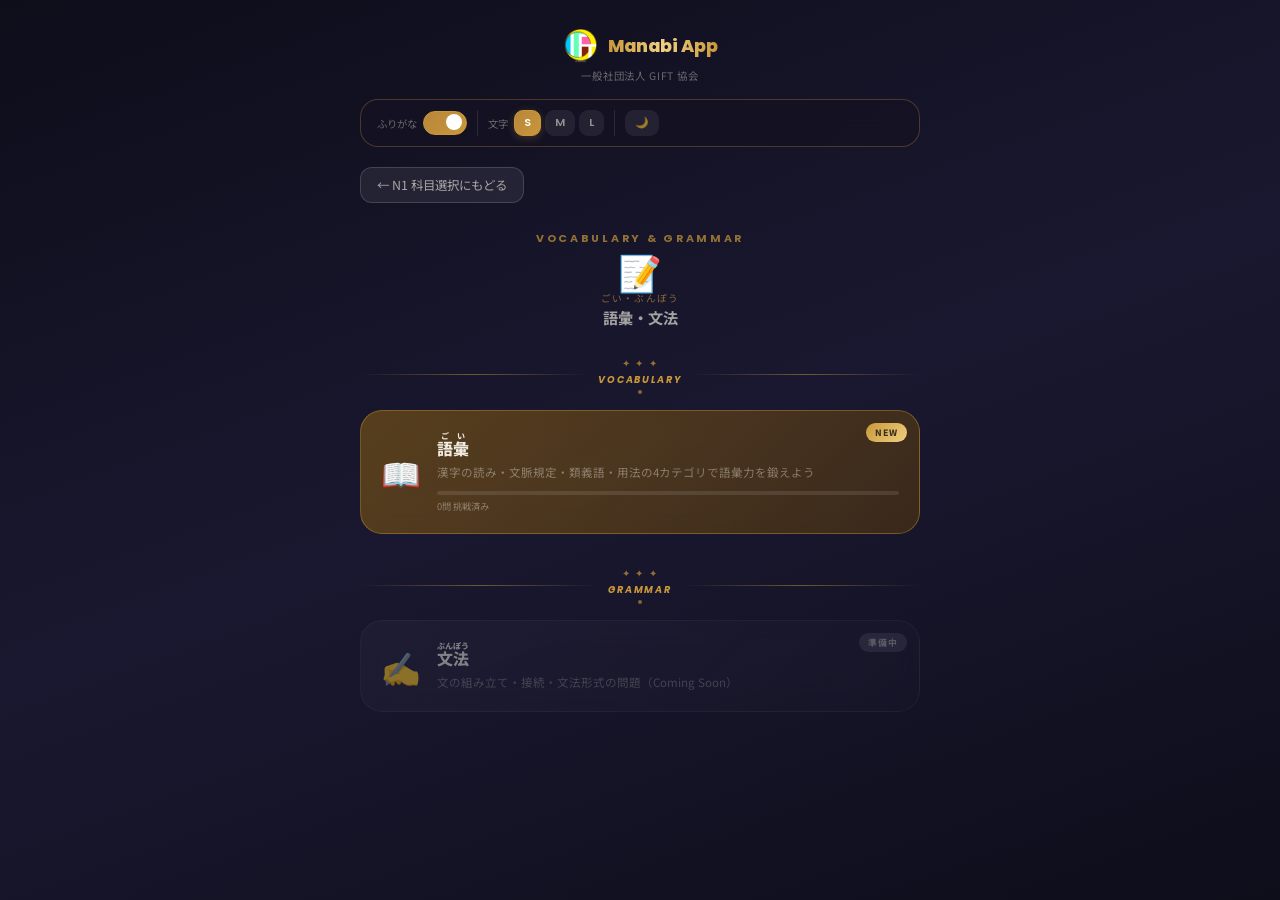
<file: jlpt/n1/goi-bunpo/index.html>
<!DOCTYPE html>
<html lang="ja" data-theme="dark">
<head>
  <meta charset="UTF-8">
  <meta name="viewport" content="width=device-width, initial-scale=1.0">
  <title>語彙・文法｜JLPT N1｜学びアプリ｜一般社団法人GIFT協会</title>
  <meta name="description" content="JLPT N1の語彙・文法を練習しよう。漢字の読み・文脈規定・言い換え類義語・用法・文法。">
  <link rel="icon" href="../../../gift-icon.png">
  <link rel="apple-touch-icon" href="../../../gift-icon.png">
  <link rel="preconnect" href="https://fonts.googleapis.com">
  <link href="https://fonts.googleapis.com/css2?family=Noto+Sans+JP:wght@400;500;700;900&family=Poppins:wght@400;600;700;800&display=swap" rel="stylesheet">

  <script>
    (function(){
      const theme    = localStorage.getItem('gift_theme')    || 'dark';
      const fontsize = localStorage.getItem('gift_fontsize') || 'normal';
      const ruby     = localStorage.getItem('gift_ruby')     || 'on';
      document.documentElement.setAttribute('data-theme', theme);
      document.documentElement.setAttribute('data-fontsize', fontsize);
      document.documentElement.setAttribute('data-ruby', ruby);
    })();
  </script>

  <style>
    :root { --font-scale: 1; }
    html[data-fontsize="normal"] { --font-scale: 1; }
    html[data-fontsize="large"]  { --font-scale: 1.125; }
    html[data-fontsize="xlarge"] { --font-scale: 1.25; }

    html[data-theme="dark"] {
      --bg-start:#0e0d1a; --bg-mid:#1a1830; --bg-end:#0e0d1a;
      --border:rgba(255,255,255,0.10);
      --text-primary:#f0ece0; --text-secondary:rgba(240,236,224,0.65); --text-muted:rgba(240,236,224,0.40);
      --accent:#c9973a; --accent-glow:rgba(201,151,58,0.25);
      --panel-bg:rgba(20,18,35,0.85); --panel-border:rgba(201,151,58,0.30);
      --btn-inactive:rgba(255,255,255,0.07); --btn-inactive-text:rgba(240,236,224,0.55);
      --btn-active-bg:linear-gradient(135deg,#b8863a,#c9973a); --btn-active-text:#fff;
      --divider-color:rgba(201,151,58,0.50);
      --tag-bg:rgba(255,255,255,0.10); --tag-text:rgba(240,236,224,0.75);
      --card-active:linear-gradient(135deg,rgba(130,90,20,0.60),rgba(100,65,10,0.45));
      --card-active-border:rgba(200,155,50,0.40);
      --card-disabled:linear-gradient(135deg,rgba(50,50,70,0.50),rgba(35,35,55,0.35));
      --card-disabled-border:rgba(120,120,150,0.20);
      --back-btn-bg:rgba(255,255,255,0.07); --back-btn-border:rgba(255,255,255,0.15);
    }

    html[data-theme="light"] {
      --bg-start:#f2ede4; --bg-mid:#ede6d8; --bg-end:#e8dfd0;
      --border:rgba(150,120,70,0.18);
      --text-primary:#3a2e1e; --text-secondary:rgba(58,46,30,0.72); --text-muted:rgba(58,46,30,0.45);
      --accent:#9a6c1e; --accent-glow:rgba(154,108,30,0.20);
      --panel-bg:rgba(245,240,230,0.92); --panel-border:rgba(154,108,30,0.30);
      --btn-inactive:rgba(180,150,100,0.15); --btn-inactive-text:rgba(58,46,30,0.55);
      --btn-active-bg:linear-gradient(135deg,#9a6c1e,#b8863a); --btn-active-text:#fff;
      --divider-color:rgba(154,108,30,0.45);
      --tag-bg:rgba(154,108,30,0.12); --tag-text:rgba(58,46,30,0.80);
      --card-active:linear-gradient(135deg,rgba(240,220,170,0.75),rgba(230,205,145,0.60));
      --card-active-border:rgba(180,140,40,0.35);
      --card-disabled:linear-gradient(135deg,rgba(210,210,220,0.60),rgba(195,195,210,0.45));
      --card-disabled-border:rgba(140,140,160,0.25);
      --back-btn-bg:rgba(150,120,70,0.12); --back-btn-border:rgba(150,120,70,0.25);
    }

    *, *::before, *::after { box-sizing: border-box; margin: 0; padding: 0; }

    body {
      font-family: 'Noto Sans JP', sans-serif;
      font-size: calc(16px * var(--font-scale));
      background: linear-gradient(160deg, var(--bg-start) 0%, var(--bg-mid) 50%, var(--bg-end) 100%);
      min-height: 100vh; color: var(--text-primary);
      transition: background 0.4s, color 0.4s;
      padding-bottom: 60px;
    }
    html[data-ruby="off"] ruby rt { display: none; }

    .site-header {
      display: flex; flex-direction: column; align-items: center;
      padding: 28px 20px 16px; gap: 4px;
    }
    .header-logo-row { display: flex; align-items: center; gap: 10px; }
    .header-logo-row img.logo { width: 36px; height: 36px; object-fit: contain; }
    .header-title {
      font-family: 'Poppins','Noto Sans JP',sans-serif;
      font-size: calc(1.1rem * var(--font-scale)); font-weight: 800;
      background: linear-gradient(90deg, var(--accent), #f0d080, var(--accent));
      -webkit-background-clip: text; -webkit-text-fill-color: transparent; background-clip: text;
    }
    .header-sub { font-size: calc(0.65rem * var(--font-scale)); color: var(--text-muted); letter-spacing: .08em; }

    .settings-panel {
      width: calc(100% - 32px); max-width: 560px; margin: 0 auto 20px;
      background: var(--panel-bg); border: 1px solid var(--panel-border);
      border-radius: 18px; padding: 10px 16px;
      backdrop-filter: blur(16px); -webkit-backdrop-filter: blur(16px);
      display: flex; flex-wrap: nowrap; align-items: center; gap: 10px;
      overflow-x: auto; scrollbar-width: none;
    }
    .settings-panel::-webkit-scrollbar { display: none; }
    .sp-group { display: flex; align-items: center; gap: 6px; flex-shrink: 0; }
    .sp-label { font-size: calc(0.65rem * var(--font-scale)); color: var(--text-muted); white-space: nowrap; flex-shrink: 0; }
    .sp-divider { width: 1px; height: 26px; background: var(--border); flex-shrink: 0; }
    .ruby-switch { position: relative; display: inline-flex; align-items: center; cursor: pointer; flex-shrink: 0; }
    .ruby-switch input[type="checkbox"] { position: absolute; opacity: 0; width: 0; height: 0; }
    .ruby-track {
      width: 44px; height: 24px; background: var(--btn-inactive);
      border: 1.5px solid var(--border); border-radius: 12px; position: relative;
      transition: background 0.3s, border-color 0.3s;
    }
    .ruby-thumb {
      position: absolute; top: 2px; left: 2px; width: 16px; height: 16px;
      background: var(--btn-inactive-text); border-radius: 50%;
      transition: transform 0.3s, background 0.3s;
    }
    .ruby-switch input:checked ~ .ruby-track { background: linear-gradient(135deg,#b8863a,#c9973a); border-color: var(--accent); }
    .ruby-switch input:checked ~ .ruby-track .ruby-thumb { transform: translateX(20px); background: #fff; }
    .sp-btn-group { display: flex; gap: 4px; flex-shrink: 0; }
    .sp-btn {
      padding: 4px 9px; border-radius: 9px; border: 1.5px solid transparent;
      background: var(--btn-inactive); color: var(--btn-inactive-text);
      font-family: 'Poppins','Noto Sans JP',sans-serif;
      font-size: calc(0.68rem * var(--font-scale)); font-weight: 600;
      cursor: pointer; white-space: nowrap; transition: all 0.2s; flex-shrink: 0;
    }
    .sp-btn.active { background: var(--btn-active-bg); color: var(--btn-active-text); border-color: var(--accent); box-shadow: 0 2px 8px var(--accent-glow); }

    .main-section { width: calc(100% - 32px); max-width: 560px; margin: 0 auto; }

    .page-title-block { text-align: center; margin-bottom: 28px; padding-top: 8px; }
    .page-title-en {
      font-family: 'Poppins', sans-serif;
      font-size: calc(0.68rem * var(--font-scale));
      font-weight: 700; letter-spacing: .25em; color: var(--accent); opacity: .7; margin-bottom: 6px;
    }
    .page-title-emoji { font-size: 2.2rem; line-height: 1; margin-bottom: 6px; }
    .page-title-ruby {
      font-size: calc(0.60rem * var(--font-scale));
      color: var(--accent); opacity: .65; letter-spacing: .12em; margin-bottom: 2px; line-height: 1;
    }
    .page-title-ja {
      font-size: calc(0.95rem * var(--font-scale));
      font-weight: 700; color: var(--text-secondary); margin-bottom: 10px;
    }

    .section-divider { display: flex; align-items: center; gap: 10px; margin: 0 0 16px; }
    .divider-line { flex: 1; height: 1px; background: linear-gradient(90deg, transparent, var(--divider-color), transparent); }
    .divider-ornament { display: flex; flex-direction: column; align-items: center; gap: 3px; flex-shrink: 0; }
    .divider-stars { color: var(--accent); font-size: .60rem; letter-spacing: .18em; opacity: .7; }
    .divider-text {
      font-family: 'Poppins', sans-serif;
      font-size: calc(0.60rem * var(--font-scale));
      font-style: italic; font-weight: 700; color: var(--accent); letter-spacing: .18em; white-space: nowrap;
    }
    .divider-dot { width: 4px; height: 4px; border-radius: 50%; background: var(--accent); opacity: .6; }

    .subject-list { list-style: none; display: flex; flex-direction: column; gap: 14px; margin-bottom: 32px; }
    .subject-card {
      display: flex; align-items: center; gap: 16px;
      border-radius: 22px; padding: 20px;
      text-decoration: none; color: var(--text-primary);
      border: 1px solid transparent; position: relative; overflow: hidden;
      transition: transform .25s, box-shadow .25s;
      backdrop-filter: blur(10px); -webkit-backdrop-filter: blur(10px);
    }
    .subject-card:hover { transform: translateY(-3px); box-shadow: 0 12px 32px rgba(0,0,0,0.25); }
    .subject-card-active  { background: var(--card-active);   border-color: var(--card-active-border); }
    .subject-card-soon    { background: var(--card-disabled); border-color: var(--card-disabled-border); opacity: 0.50; cursor: not-allowed; pointer-events: none; }

    .card-badge {
      position: absolute; top: 12px; right: 12px;
      font-size: .55rem; font-weight: 800; letter-spacing: .10em;
      padding: 3px 9px; border-radius: 20px;
    }
    .badge-new  { background: linear-gradient(135deg,#c9973a,#f0d080); color: #3a2e1e; }
    .badge-soon { background: rgba(120,120,150,0.35); color: rgba(240,236,224,0.55); }

    .card-icon { font-size: 2.0rem; flex-shrink: 0; }
    .card-body { flex: 1; min-width: 0; }
    .card-title {
      font-size: calc(1.0rem * var(--font-scale)); font-weight: 800;
      margin-bottom: 4px;
    }
    .card-desc {
      font-size: calc(0.72rem * var(--font-scale));
      color: var(--text-muted); line-height: 1.5;
    }

    /* ─── 進捗バー ─── */
    .card-progress { margin-top: 10px; }
    .progress-bar-wrap { height: 4px; background: rgba(255,255,255,0.10); border-radius: 2px; }
    .progress-bar-fill { height: 100%; border-radius: 2px; background: linear-gradient(90deg,#b8863a,#c9973a); transition: width 0.5s; }
    .progress-label { font-size: calc(0.58rem * var(--font-scale)); color: var(--text-muted); margin-top: 4px; }

    .back-btn {
      display: inline-flex; align-items: center; gap: 6px;
      background: var(--back-btn-bg); border: 1px solid var(--back-btn-border);
      border-radius: 12px; padding: 8px 16px; margin-bottom: 20px;
      font-size: calc(0.78rem * var(--font-scale)); color: var(--text-secondary);
      text-decoration: none; transition: all 0.2s;
    }
    .back-btn:hover { border-color: var(--accent); color: var(--accent); }
  </style>
</head>
<body>

<header class="site-header">
  <div class="header-logo-row">
    <img src="../../../gift-logo.png" alt="GIFTロゴ" class="logo">
    <span class="header-title">Manabi App</span>
  </div>
  <span class="header-sub">一般社団法人 GIFT 協会</span>
</header>

<div class="settings-panel">
  <div class="sp-group">
    <span class="sp-label">ふりがな</span>
    <label class="ruby-switch">
      <input type="checkbox" id="ruby-toggle" onchange="setRuby(this.checked)">
      <span class="ruby-track"><span class="ruby-thumb"></span></span>
    </label>
  </div>
  <div class="sp-divider"></div>
  <div class="sp-group">
    <span class="sp-label">文字</span>
    <div class="sp-btn-group">
      <button class="sp-btn" id="fs-s" onclick="setFontSize('normal')">S</button>
      <button class="sp-btn" id="fs-m" onclick="setFontSize('large')">M</button>
      <button class="sp-btn" id="fs-l" onclick="setFontSize('xlarge')">L</button>
    </div>
  </div>
  <div class="sp-divider"></div>
  <div class="sp-group">
    <button class="sp-btn" id="theme-btn" onclick="toggleTheme()">🌙</button>
  </div>
</div>

<main class="main-section">
  <a class="back-btn" href="../index.html">← N1 科目選択にもどる</a>

  <div class="page-title-block">
    <div class="page-title-en">VOCABULARY &amp; GRAMMAR</div>
    <div class="page-title-emoji">📝</div>
    <div class="page-title-ruby">ごい・ぶんぽう</div>
    <div class="page-title-ja">語彙・文法</div>
  </div>

  <!-- 語彙セクション -->
  <div class="section-divider">
    <div class="divider-line"></div>
    <div class="divider-ornament">
      <div class="divider-stars">✦ ✦ ✦</div>
      <div class="divider-text">VOCABULARY</div>
      <div class="divider-dot"></div>
    </div>
    <div class="divider-line"></div>
  </div>

  <ul class="subject-list">
    <!-- 語彙カード → 語彙カテゴリ選択ページへ -->
    <li>
      <a href="./goi/index.html" class="subject-card subject-card-active">
        <span class="card-badge badge-new">NEW</span>
        <span class="card-icon">📖</span>
        <div class="card-body">
          <div class="card-title"><ruby>語彙<rt>ごい</rt></ruby></div>
          <div class="card-desc">漢字の読み・文脈規定・類義語・用法の4カテゴリで語彙力を鍛えよう</div>
          <div class="card-progress">
            <div class="progress-bar-wrap">
              <div class="progress-bar-fill" id="goi-bar" style="width:0%"></div>
            </div>
            <div class="progress-label" id="goi-label">読み込み中...</div>
          </div>
        </div>
      </a>
    </li>
  </ul>

  <!-- 文法セクション -->
  <div class="section-divider">
    <div class="divider-line"></div>
    <div class="divider-ornament">
      <div class="divider-stars">✦ ✦ ✦</div>
      <div class="divider-text">GRAMMAR</div>
      <div class="divider-dot"></div>
    </div>
    <div class="divider-line"></div>
  </div>

  <ul class="subject-list">
    <li>
      <div class="subject-card subject-card-soon">
        <span class="card-badge badge-soon">準備中</span>
        <span class="card-icon">✍️</span>
        <div class="card-body">
          <div class="card-title"><ruby>文法<rt>ぶんぽう</rt></ruby></div>
          <div class="card-desc">文の組み立て・接続・文法形式の問題（Coming Soon）</div>
        </div>
      </div>
    </li>
  </ul>

</main>

<script>
function applySettings() {
  const theme    = localStorage.getItem('gift_theme')    || 'dark';
  const fontsize = localStorage.getItem('gift_fontsize') || 'normal';
  const ruby     = localStorage.getItem('gift_ruby')     || 'on';
  document.documentElement.setAttribute('data-theme', theme);
  document.documentElement.setAttribute('data-fontsize', fontsize);
  document.documentElement.setAttribute('data-ruby', ruby);
  const tb = document.getElementById('theme-btn');
  if (tb) tb.textContent = (theme === 'dark') ? '🌙' : '☀️';
  const map = { normal:'fs-s', large:'fs-m', xlarge:'fs-l' };
  ['fs-s','fs-m','fs-l'].forEach(id => {
    const el = document.getElementById(id);
    if (el) el.classList.remove('active');
  });
  const activeEl = document.getElementById(map[fontsize] || 'fs-s');
  if (activeEl) activeEl.classList.add('active');
  const rt = document.getElementById('ruby-toggle');
  if (rt) rt.checked = (ruby === 'on');
}
function setFontSize(size) { localStorage.setItem('gift_fontsize', size); applySettings(); }
function toggleTheme() {
  const next = (localStorage.getItem('gift_theme') || 'dark') === 'dark' ? 'light' : 'dark';
  localStorage.setItem('gift_theme', next); applySettings();
}
function setRuby(checked) { localStorage.setItem('gift_ruby', checked ? 'on' : 'off'); applySettings(); }

/* 語彙の進捗バーを更新 */
function loadGoiProgress() {
  const results = JSON.parse(localStorage.getItem('jlpt_n1_yomi_results') || '{}');
  const total   = 100; /* 現在の問題数（増えたら自動で割合が変わる） */
  const done    = Object.keys(results).length;
  const pct     = Math.min(Math.round(done / total * 100), 100);
  const bar     = document.getElementById('goi-bar');
  const lbl     = document.getElementById('goi-label');
  if (bar) bar.style.width = pct + '%';
  if (lbl) lbl.textContent = `${done}問 挑戦済み`;
}

document.addEventListener('DOMContentLoaded', () => {
  applySettings();
  loadGoiProgress();
});
</script>
</body>
</html>
</file>
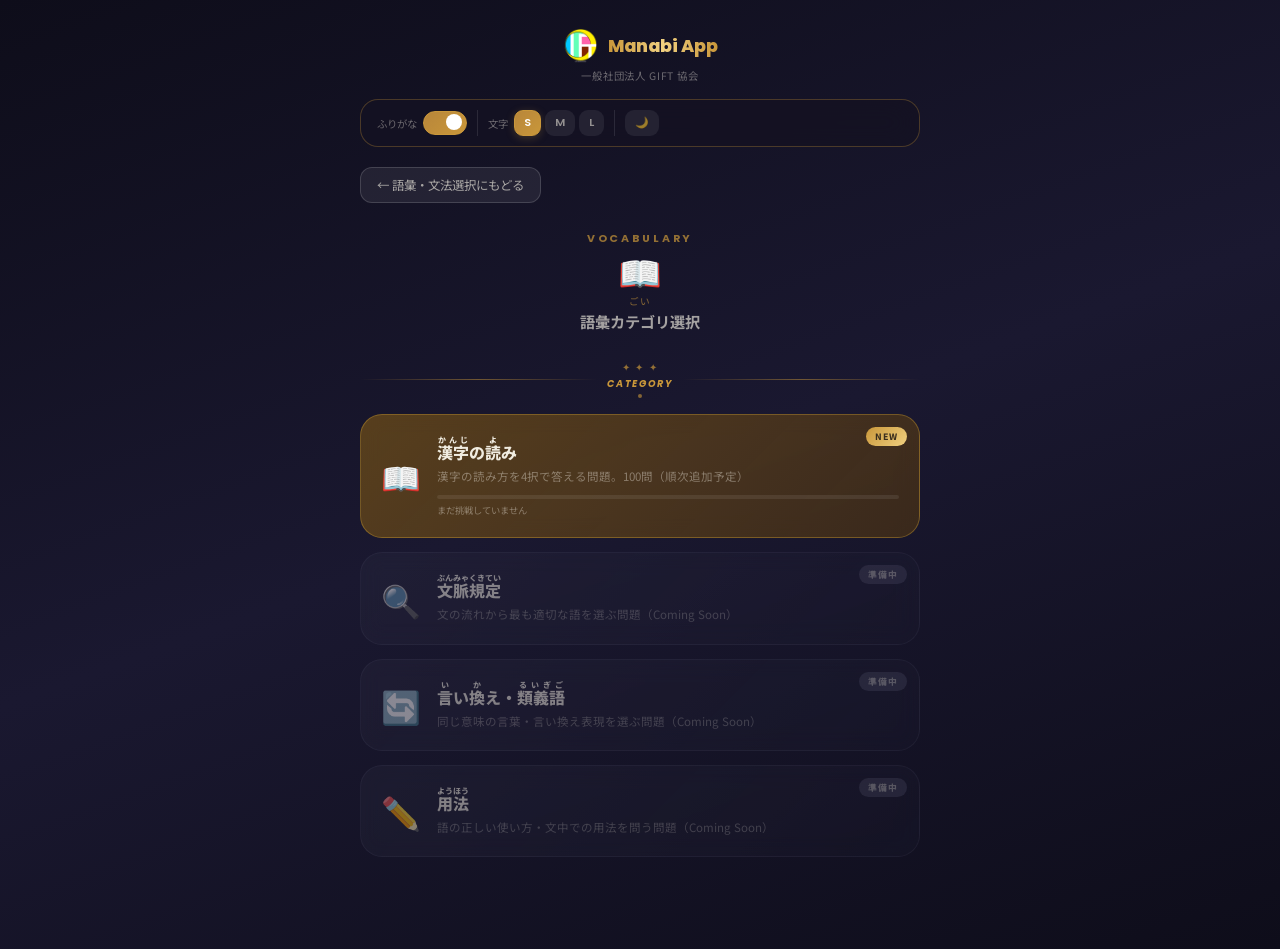
<file: jlpt/n1/goi-bunpo/goi/index.html>
<!DOCTYPE html>
<html lang="ja" data-theme="dark">
<head>
  <meta charset="UTF-8">
  <meta name="viewport" content="width=device-width, initial-scale=1.0">
  <title>語彙カテゴリ選択｜JLPT N1｜学びアプリ｜一般社団法人GIFT協会</title>
  <meta name="description" content="JLPT N1語彙の練習カテゴリを選ぼう。漢字の読み・文脈規定・類義語・用法。">
  <link rel="icon" href="../../../../gift-icon.png">
  <link rel="apple-touch-icon" href="../../../../gift-icon.png">
  <link rel="preconnect" href="https://fonts.googleapis.com">
  <link href="https://fonts.googleapis.com/css2?family=Noto+Sans+JP:wght@400;500;700;900&family=Poppins:wght@400;600;700;800&display=swap" rel="stylesheet">

  <script>
    (function(){
      const theme    = localStorage.getItem('gift_theme')    || 'dark';
      const fontsize = localStorage.getItem('gift_fontsize') || 'normal';
      const ruby     = localStorage.getItem('gift_ruby')     || 'on';
      document.documentElement.setAttribute('data-theme', theme);
      document.documentElement.setAttribute('data-fontsize', fontsize);
      document.documentElement.setAttribute('data-ruby', ruby);
    })();
  </script>

  <style>
    :root { --font-scale: 1; }
    html[data-fontsize="normal"] { --font-scale: 1; }
    html[data-fontsize="large"]  { --font-scale: 1.125; }
    html[data-fontsize="xlarge"] { --font-scale: 1.25; }

    html[data-theme="dark"] {
      --bg-start:#0e0d1a; --bg-mid:#1a1830; --bg-end:#0e0d1a;
      --border:rgba(255,255,255,0.10);
      --text-primary:#f0ece0; --text-secondary:rgba(240,236,224,0.65); --text-muted:rgba(240,236,224,0.40);
      --accent:#c9973a; --accent-glow:rgba(201,151,58,0.25);
      --panel-bg:rgba(20,18,35,0.85); --panel-border:rgba(201,151,58,0.30);
      --btn-inactive:rgba(255,255,255,0.07); --btn-inactive-text:rgba(240,236,224,0.55);
      --btn-active-bg:linear-gradient(135deg,#b8863a,#c9973a); --btn-active-text:#fff;
      --divider-color:rgba(201,151,58,0.50);
      --card-active:linear-gradient(135deg,rgba(130,90,20,0.60),rgba(100,65,10,0.45));
      --card-active-border:rgba(200,155,50,0.40);
      --card-disabled:linear-gradient(135deg,rgba(50,50,70,0.50),rgba(35,35,55,0.35));
      --card-disabled-border:rgba(120,120,150,0.20);
      --back-btn-bg:rgba(255,255,255,0.07); --back-btn-border:rgba(255,255,255,0.15);
      --progress-bg:rgba(255,255,255,0.08);
      --progress-fill:linear-gradient(90deg,#b8863a,#c9973a);
    }

    html[data-theme="light"] {
      --bg-start:#f2ede4; --bg-mid:#ede6d8; --bg-end:#e8dfd0;
      --border:rgba(150,120,70,0.18);
      --text-primary:#3a2e1e; --text-secondary:rgba(58,46,30,0.72); --text-muted:rgba(58,46,30,0.45);
      --accent:#9a6c1e; --accent-glow:rgba(154,108,30,0.20);
      --panel-bg:rgba(245,240,230,0.92); --panel-border:rgba(154,108,30,0.30);
      --btn-inactive:rgba(180,150,100,0.15); --btn-inactive-text:rgba(58,46,30,0.55);
      --btn-active-bg:linear-gradient(135deg,#9a6c1e,#b8863a); --btn-active-text:#fff;
      --divider-color:rgba(154,108,30,0.45);
      --card-active:linear-gradient(135deg,rgba(240,220,170,0.75),rgba(230,205,145,0.60));
      --card-active-border:rgba(180,140,40,0.35);
      --card-disabled:linear-gradient(135deg,rgba(210,210,220,0.60),rgba(195,195,210,0.45));
      --card-disabled-border:rgba(140,140,160,0.25);
      --back-btn-bg:rgba(150,120,70,0.12); --back-btn-border:rgba(150,120,70,0.25);
      --progress-bg:rgba(150,120,70,0.12);
      --progress-fill:linear-gradient(90deg,#9a6c1e,#b8863a);
    }

    *, *::before, *::after { box-sizing: border-box; margin: 0; padding: 0; }

    body {
      font-family: 'Noto Sans JP', sans-serif;
      font-size: calc(16px * var(--font-scale));
      background: linear-gradient(160deg, var(--bg-start) 0%, var(--bg-mid) 50%, var(--bg-end) 100%);
      min-height: 100vh; color: var(--text-primary);
      transition: background 0.4s, color 0.4s;
      padding-bottom: 60px;
    }
    html[data-ruby="off"] ruby rt { display: none; }

    /* ヘッダー */
    .site-header {
      display: flex; flex-direction: column; align-items: center;
      padding: 28px 20px 16px; gap: 4px;
    }
    .header-logo-row { display: flex; align-items: center; gap: 10px; }
    .header-logo-row img.logo { width: 36px; height: 36px; object-fit: contain; }
    .header-title {
      font-family: 'Poppins','Noto Sans JP',sans-serif;
      font-size: calc(1.1rem * var(--font-scale)); font-weight: 800;
      background: linear-gradient(90deg, var(--accent), #f0d080, var(--accent));
      -webkit-background-clip: text; -webkit-text-fill-color: transparent; background-clip: text;
    }
    .header-sub { font-size: calc(0.65rem * var(--font-scale)); color: var(--text-muted); letter-spacing: .08em; }

    /* 設定パネル */
    .settings-panel {
      width: calc(100% - 32px); max-width: 560px; margin: 0 auto 20px;
      background: var(--panel-bg); border: 1px solid var(--panel-border);
      border-radius: 18px; padding: 10px 16px;
      backdrop-filter: blur(16px); -webkit-backdrop-filter: blur(16px);
      display: flex; flex-wrap: nowrap; align-items: center; gap: 10px;
      overflow-x: auto; scrollbar-width: none;
    }
    .settings-panel::-webkit-scrollbar { display: none; }
    .sp-group { display: flex; align-items: center; gap: 6px; flex-shrink: 0; }
    .sp-label { font-size: calc(0.65rem * var(--font-scale)); color: var(--text-muted); white-space: nowrap; flex-shrink: 0; }
    .sp-divider { width: 1px; height: 26px; background: var(--border); flex-shrink: 0; }
    .ruby-switch { position: relative; display: inline-flex; align-items: center; cursor: pointer; flex-shrink: 0; }
    .ruby-switch input[type="checkbox"] { position: absolute; opacity: 0; width: 0; height: 0; }
    .ruby-track {
      width: 44px; height: 24px; background: var(--btn-inactive);
      border: 1.5px solid var(--border); border-radius: 12px; position: relative;
      transition: background 0.3s, border-color 0.3s;
    }
    .ruby-thumb {
      position: absolute; top: 2px; left: 2px; width: 16px; height: 16px;
      background: var(--btn-inactive-text); border-radius: 50%;
      transition: transform 0.3s, background 0.3s;
    }
    .ruby-switch input:checked ~ .ruby-track { background: linear-gradient(135deg,#b8863a,#c9973a); border-color: var(--accent); }
    .ruby-switch input:checked ~ .ruby-track .ruby-thumb { transform: translateX(20px); background: #fff; }
    .sp-btn-group { display: flex; gap: 4px; flex-shrink: 0; }
    .sp-btn {
      padding: 4px 9px; border-radius: 9px; border: 1.5px solid transparent;
      background: var(--btn-inactive); color: var(--btn-inactive-text);
      font-family: 'Poppins','Noto Sans JP',sans-serif;
      font-size: calc(0.68rem * var(--font-scale)); font-weight: 600;
      cursor: pointer; white-space: nowrap; transition: all 0.2s; flex-shrink: 0;
    }
    .sp-btn.active { background: var(--btn-active-bg); color: var(--btn-active-text); border-color: var(--accent); box-shadow: 0 2px 8px var(--accent-glow); }

    /* メイン */
    .main-section { width: calc(100% - 32px); max-width: 560px; margin: 0 auto; }

    .page-title-block { text-align: center; margin-bottom: 28px; padding-top: 8px; }
    .page-title-en {
      font-family: 'Poppins', sans-serif;
      font-size: calc(0.68rem * var(--font-scale));
      font-weight: 700; letter-spacing: .25em; color: var(--accent); opacity: .7; margin-bottom: 6px;
    }
    .page-title-emoji { font-size: 2.2rem; line-height: 1; margin-bottom: 6px; }
    .page-title-ruby {
      font-size: calc(0.60rem * var(--font-scale));
      color: var(--accent); opacity: .65; letter-spacing: .12em; margin-bottom: 2px;
    }
    .page-title-ja {
      font-size: calc(0.95rem * var(--font-scale));
      font-weight: 700; color: var(--text-secondary); margin-bottom: 10px;
    }

    /* セクション区切り */
    .section-divider { display: flex; align-items: center; gap: 10px; margin: 0 0 16px; }
    .divider-line { flex: 1; height: 1px; background: linear-gradient(90deg, transparent, var(--divider-color), transparent); }
    .divider-ornament { display: flex; flex-direction: column; align-items: center; gap: 3px; flex-shrink: 0; }
    .divider-stars { color: var(--accent); font-size: .60rem; letter-spacing: .18em; opacity: .7; }
    .divider-text {
      font-family: 'Poppins', sans-serif;
      font-size: calc(0.60rem * var(--font-scale));
      font-style: italic; font-weight: 700; color: var(--accent); letter-spacing: .18em; white-space: nowrap;
    }
    .divider-dot { width: 4px; height: 4px; border-radius: 50%; background: var(--accent); opacity: .6; }

    /* カテゴリカード */
    .category-list { list-style: none; display: flex; flex-direction: column; gap: 14px; margin-bottom: 32px; }

    .cat-card {
      display: flex; align-items: center; gap: 16px;
      border-radius: 22px; padding: 20px;
      text-decoration: none; color: var(--text-primary);
      border: 1px solid transparent; position: relative; overflow: hidden;
      transition: transform .25s, box-shadow .25s;
      backdrop-filter: blur(10px); -webkit-backdrop-filter: blur(10px);
    }
    .cat-card:hover { transform: translateY(-3px); box-shadow: 0 12px 32px rgba(0,0,0,0.25); }
    .cat-card-active  { background: var(--card-active);   border-color: var(--card-active-border); cursor: pointer; }
    .cat-card-soon    { background: var(--card-disabled); border-color: var(--card-disabled-border); opacity: 0.50; cursor: not-allowed; pointer-events: none; }

    .cat-badge {
      position: absolute; top: 12px; right: 12px;
      font-size: .55rem; font-weight: 800; letter-spacing: .10em;
      padding: 3px 9px; border-radius: 20px;
    }
    .badge-new  { background: linear-gradient(135deg,#c9973a,#f0d080); color: #3a2e1e; }
    .badge-soon { background: rgba(120,120,150,0.35); color: rgba(240,236,224,0.55); }

    .cat-icon { font-size: 2.0rem; flex-shrink: 0; }
    .cat-body { flex: 1; min-width: 0; }
    .cat-title { font-size: calc(1.0rem * var(--font-scale)); font-weight: 800; margin-bottom: 4px; }
    .cat-desc  { font-size: calc(0.72rem * var(--font-scale)); color: var(--text-muted); line-height: 1.5; }

    /* 進捗バー */
    .cat-progress { margin-top: 10px; }
    .progress-bar-wrap { height: 4px; background: var(--progress-bg); border-radius: 2px; }
    .progress-bar-fill { height: 100%; border-radius: 2px; background: var(--progress-fill); transition: width 0.5s; }
    .progress-label { font-size: calc(0.58rem * var(--font-scale)); color: var(--text-muted); margin-top: 4px; }

    /* 戻るボタン */
    .back-btn {
      display: inline-flex; align-items: center; gap: 6px;
      background: var(--back-btn-bg); border: 1px solid var(--back-btn-border);
      border-radius: 12px; padding: 8px 16px; margin-bottom: 20px;
      font-size: calc(0.78rem * var(--font-scale)); color: var(--text-secondary);
      text-decoration: none; transition: all 0.2s;
    }
    .back-btn:hover { border-color: var(--accent); color: var(--accent); }
  </style>
</head>
<body>

<header class="site-header">
  <div class="header-logo-row">
    <img src="../../../../gift-logo.png" alt="GIFTロゴ" class="logo">
    <span class="header-title">Manabi App</span>
  </div>
  <span class="header-sub">一般社団法人 GIFT 協会</span>
</header>

<div class="settings-panel">
  <div class="sp-group">
    <span class="sp-label">ふりがな</span>
    <label class="ruby-switch">
      <input type="checkbox" id="ruby-toggle" onchange="setRuby(this.checked)">
      <span class="ruby-track"><span class="ruby-thumb"></span></span>
    </label>
  </div>
  <div class="sp-divider"></div>
  <div class="sp-group">
    <span class="sp-label">文字</span>
    <div class="sp-btn-group">
      <button class="sp-btn" id="fs-s" onclick="setFontSize('normal')">S</button>
      <button class="sp-btn" id="fs-m" onclick="setFontSize('large')">M</button>
      <button class="sp-btn" id="fs-l" onclick="setFontSize('xlarge')">L</button>
    </div>
  </div>
  <div class="sp-divider"></div>
  <div class="sp-group">
    <button class="sp-btn" id="theme-btn" onclick="toggleTheme()">🌙</button>
  </div>
</div>

<main class="main-section">
  <a class="back-btn" href="../index.html">← 語彙・文法選択にもどる</a>

  <div class="page-title-block">
    <div class="page-title-en">VOCABULARY</div>
    <div class="page-title-emoji">📖</div>
    <div class="page-title-ruby">ごい</div>
    <div class="page-title-ja">語彙カテゴリ選択</div>
  </div>

  <div class="section-divider">
    <div class="divider-line"></div>
    <div class="divider-ornament">
      <div class="divider-stars">✦ ✦ ✦</div>
      <div class="divider-text">CATEGORY</div>
      <div class="divider-dot"></div>
    </div>
    <div class="divider-line"></div>
  </div>

  <ul class="category-list">

    <!-- ① 漢字の読み（アクティブ） -->
    <li>
      <a href="../yomi.html" class="cat-card cat-card-active">
        <span class="cat-badge badge-new">NEW</span>
        <span class="cat-icon">📖</span>
        <div class="cat-body">
          <div class="cat-title"><ruby>漢字<rt>かんじ</rt></ruby>の<ruby>読<rt>よ</rt></ruby>み</div>
          <div class="cat-desc">漢字の読み方を4択で答える問題。100問（順次追加予定）</div>
          <div class="cat-progress">
            <div class="progress-bar-wrap">
              <div class="progress-bar-fill" id="yomi-bar" style="width:0%"></div>
            </div>
            <div class="progress-label" id="yomi-label">読み込み中...</div>
          </div>
        </div>
      </a>
    </li>

    <!-- ② 文脈規定（準備中） -->
    <li>
      <div class="cat-card cat-card-soon">
        <span class="cat-badge badge-soon">準備中</span>
        <span class="cat-icon">🔍</span>
        <div class="cat-body">
          <div class="cat-title"><ruby>文脈規定<rt>ぶんみゃくきてい</rt></ruby></div>
          <div class="cat-desc">文の流れから最も適切な語を選ぶ問題（Coming Soon）</div>
        </div>
      </div>
    </li>

    <!-- ③ 言い換え類義語（準備中） -->
    <li>
      <div class="cat-card cat-card-soon">
        <span class="cat-badge badge-soon">準備中</span>
        <span class="cat-icon">🔄</span>
        <div class="cat-body">
          <div class="cat-title"><ruby>言<rt>い</rt></ruby>い<ruby>換<rt>か</rt></ruby>え・<ruby>類義語<rt>るいぎご</rt></ruby></div>
          <div class="cat-desc">同じ意味の言葉・言い換え表現を選ぶ問題（Coming Soon）</div>
        </div>
      </div>
    </li>

    <!-- ④ 用法（準備中） -->
    <li>
      <div class="cat-card cat-card-soon">
        <span class="cat-badge badge-soon">準備中</span>
        <span class="cat-icon">✏️</span>
        <div class="cat-body">
          <div class="cat-title"><ruby>用法<rt>ようほう</rt></ruby></div>
          <div class="cat-desc">語の正しい使い方・文中での用法を問う問題（Coming Soon）</div>
        </div>
      </div>
    </li>

  </ul>
</main>

<script>
function applySettings() {
  const theme    = localStorage.getItem('gift_theme')    || 'dark';
  const fontsize = localStorage.getItem('gift_fontsize') || 'normal';
  const ruby     = localStorage.getItem('gift_ruby')     || 'on';
  document.documentElement.setAttribute('data-theme', theme);
  document.documentElement.setAttribute('data-fontsize', fontsize);
  document.documentElement.setAttribute('data-ruby', ruby);
  const tb = document.getElementById('theme-btn');
  if (tb) tb.textContent = (theme === 'dark') ? '🌙' : '☀️';
  const map = { normal:'fs-s', large:'fs-m', xlarge:'fs-l' };
  ['fs-s','fs-m','fs-l'].forEach(id => {
    const el = document.getElementById(id);
    if (el) el.classList.remove('active');
  });
  const activeEl = document.getElementById(map[fontsize] || 'fs-s');
  if (activeEl) activeEl.classList.add('active');
  const rt = document.getElementById('ruby-toggle');
  if (rt) rt.checked = (ruby === 'on');
}
function setFontSize(size) { localStorage.setItem('gift_fontsize', size); applySettings(); }
function toggleTheme() {
  const next = (localStorage.getItem('gift_theme') || 'dark') === 'dark' ? 'light' : 'dark';
  localStorage.setItem('gift_theme', next); applySettings();
}
function setRuby(checked) { localStorage.setItem('gift_ruby', checked ? 'on' : 'off'); applySettings(); }

/* 漢字の読みの進捗バーを更新 */
function loadProgress() {
  const results  = JSON.parse(localStorage.getItem('jlpt_n1_yomi_results') || '{}');
  const maxQ     = 100; /* 現在の問題数 */
  const done     = Object.keys(results).length;
  const correct  = Object.keys(results).filter(k => results[k].correct).length;
  const pct      = Math.min(Math.round(done / maxQ * 100), 100);
  const bar      = document.getElementById('yomi-bar');
  const lbl      = document.getElementById('yomi-label');
  if (bar) bar.style.width = pct + '%';
  if (lbl) lbl.textContent = done > 0
    ? `${done}問 挑戦済み・正答率 ${Math.round(correct/done*100)}%`
    : 'まだ挑戦していません';
}

document.addEventListener('DOMContentLoaded', () => {
  applySettings();
  loadProgress();
});
</script>
</body>
</html>
</file>
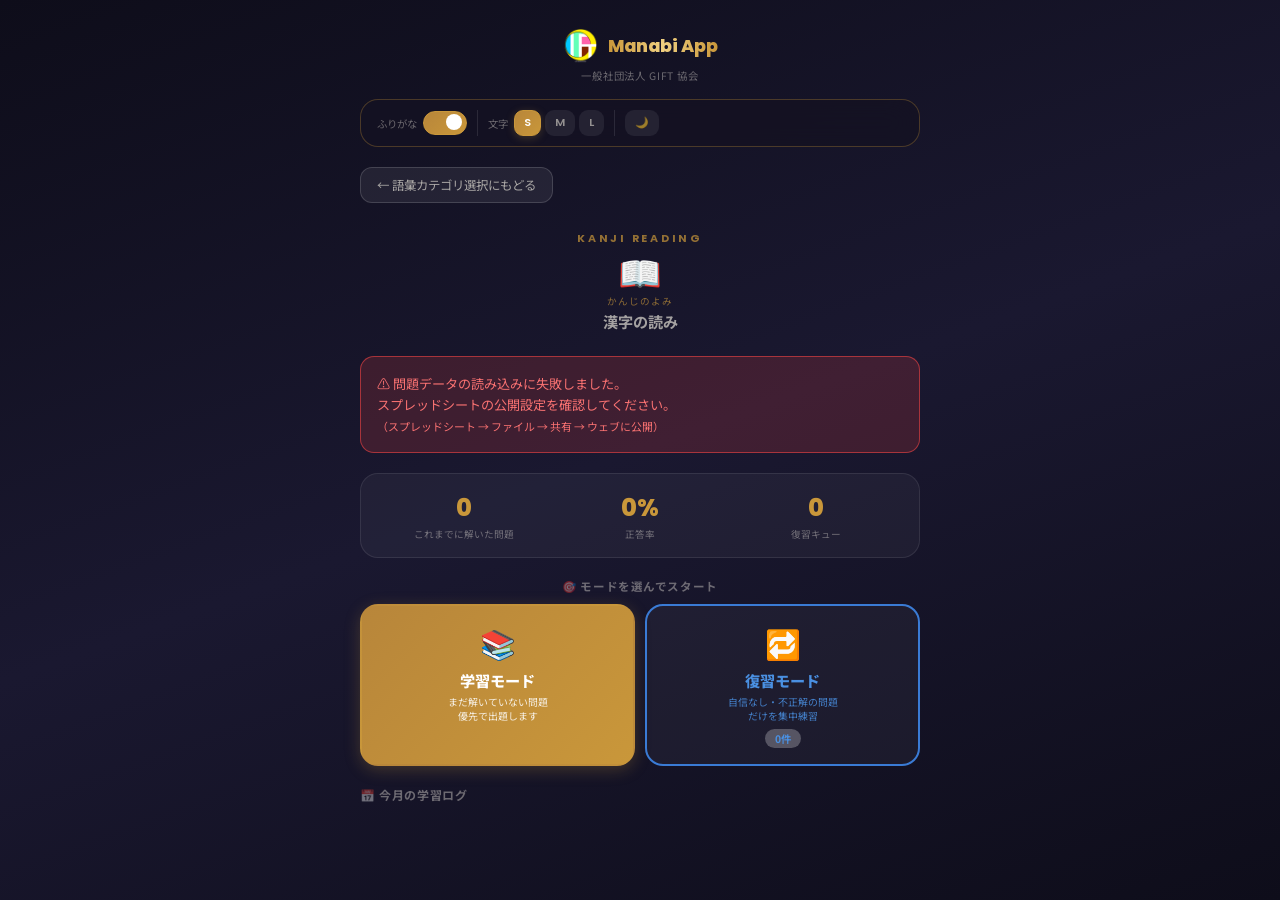
<file: jlpt/n1/goi-bunpo/yomi.html>
<!DOCTYPE html>
<html lang="ja" data-theme="dark">
<head>
  <meta charset="UTF-8">
  <meta name="viewport" content="width=device-width, initial-scale=1.0">
  <title>漢字の読み｜語彙｜JLPT N1｜学びアプリ｜一般社団法人GIFT協会</title>
  <meta name="description" content="JLPT N1 漢字の読み練習。4択問題・タイマー・復習機能つき。">
  <link rel="icon" href="../../../gift-icon.png">
  <link rel="apple-touch-icon" href="../../../gift-icon.png">
  <link rel="preconnect" href="https://fonts.googleapis.com">
  <link href="https://fonts.googleapis.com/css2?family=Noto+Sans+JP:wght@400;500;700;900&family=Poppins:wght@400;600;700;800&display=swap" rel="stylesheet">

  <script>
    /* ─── 設定の即時適用（フラッシュ防止） ─── */
    (function(){
      const theme    = localStorage.getItem('gift_theme')    || 'dark';
      const fontsize = localStorage.getItem('gift_fontsize') || 'normal';
      const ruby     = localStorage.getItem('gift_ruby')     || 'on';
      document.documentElement.setAttribute('data-theme', theme);
      document.documentElement.setAttribute('data-fontsize', fontsize);
      document.documentElement.setAttribute('data-ruby', ruby);
    })();
  </script>

  <style>
    /* ═══ CSS変数（ダーク／ライト） ═══ */
    :root { --font-scale: 1; }
    html[data-fontsize="normal"] { --font-scale: 1; }
    html[data-fontsize="large"]  { --font-scale: 1.125; }
    html[data-fontsize="xlarge"] { --font-scale: 1.25; }

    html[data-theme="dark"] {
      --bg-start:#0e0d1a; --bg-mid:#1a1830; --bg-end:#0e0d1a;
      --surface:rgba(255,255,255,0.05);
      --border:rgba(255,255,255,0.10);
      --text-primary:#f0ece0; --text-secondary:rgba(240,236,224,0.65); --text-muted:rgba(240,236,224,0.40);
      --accent:#c9973a; --accent-glow:rgba(201,151,58,0.25);
      --panel-bg:rgba(20,18,35,0.85); --panel-border:rgba(201,151,58,0.30);
      --btn-inactive:rgba(255,255,255,0.07); --btn-inactive-text:rgba(240,236,224,0.55);
      --btn-active-bg:linear-gradient(135deg,#b8863a,#c9973a); --btn-active-text:#fff;
      --divider-color:rgba(201,151,58,0.50);
      --card-bg:rgba(255,255,255,0.04); --card-border:rgba(255,255,255,0.09);
      --correct-bg:rgba(34,197,94,0.18); --correct-border:rgba(34,197,94,0.60); --correct-text:#4ade80;
      --wrong-bg:rgba(239,68,68,0.18);   --wrong-border:rgba(239,68,68,0.60);   --wrong-text:#f87171;
      --choice-bg:rgba(255,255,255,0.06); --choice-border:rgba(255,255,255,0.12);
      --choice-hover:rgba(201,151,58,0.15); --choice-hover-border:rgba(201,151,58,0.40);
      --sure-bg:linear-gradient(135deg,rgba(34,197,94,0.25),rgba(21,128,61,0.20));
      --sure-border:rgba(34,197,94,0.50);
      --maybe-bg:linear-gradient(135deg,rgba(251,191,36,0.25),rgba(180,130,20,0.20));
      --maybe-border:rgba(251,191,36,0.50);
      --guess-bg:linear-gradient(135deg,rgba(239,68,68,0.25),rgba(185,28,28,0.20));
      --guess-border:rgba(239,68,68,0.50);
      --calendar-active:#c9973a; --calendar-bg:rgba(255,255,255,0.05);
      --summary-bg:rgba(20,18,35,0.90);
      --tag-bg:rgba(255,255,255,0.10); --tag-text:rgba(240,236,224,0.75);
      --back-btn-bg:rgba(255,255,255,0.07); --back-btn-border:rgba(255,255,255,0.15);
      --progress-bg:rgba(255,255,255,0.08);
      --progress-fill:linear-gradient(90deg,#b8863a,#c9973a);
      --mode-learn-bg:linear-gradient(135deg,#b8863a,#c9973a);
      --mode-review-bg:linear-gradient(135deg,#3a7bd5,#4a90e2);
    }

    html[data-theme="light"] {
      --bg-start:#f2ede4; --bg-mid:#ede6d8; --bg-end:#e8dfd0;
      --surface:rgba(255,255,255,0.60);
      --border:rgba(150,120,70,0.18);
      --text-primary:#3a2e1e; --text-secondary:rgba(58,46,30,0.72); --text-muted:rgba(58,46,30,0.45);
      --accent:#9a6c1e; --accent-glow:rgba(154,108,30,0.20);
      --panel-bg:rgba(245,240,230,0.92); --panel-border:rgba(154,108,30,0.30);
      --btn-inactive:rgba(180,150,100,0.15); --btn-inactive-text:rgba(58,46,30,0.55);
      --btn-active-bg:linear-gradient(135deg,#9a6c1e,#b8863a); --btn-active-text:#fff;
      --divider-color:rgba(154,108,30,0.45);
      --card-bg:rgba(255,255,255,0.55); --card-border:rgba(150,120,70,0.15);
      --correct-bg:rgba(34,197,94,0.15); --correct-border:rgba(34,197,94,0.50); --correct-text:#16a34a;
      --wrong-bg:rgba(239,68,68,0.12);   --wrong-border:rgba(239,68,68,0.50);   --wrong-text:#dc2626;
      --choice-bg:rgba(255,255,255,0.70); --choice-border:rgba(150,120,70,0.20);
      --choice-hover:rgba(154,108,30,0.10); --choice-hover-border:rgba(154,108,30,0.40);
      --sure-bg:linear-gradient(135deg,rgba(34,197,94,0.15),rgba(21,128,61,0.10));
      --sure-border:rgba(34,197,94,0.45);
      --maybe-bg:linear-gradient(135deg,rgba(251,191,36,0.18),rgba(180,130,20,0.12));
      --maybe-border:rgba(251,191,36,0.45);
      --guess-bg:linear-gradient(135deg,rgba(239,68,68,0.15),rgba(185,28,28,0.10));
      --guess-border:rgba(239,68,68,0.45);
      --calendar-active:#9a6c1e; --calendar-bg:rgba(150,120,70,0.08);
      --summary-bg:rgba(245,240,230,0.95);
      --tag-bg:rgba(154,108,30,0.12); --tag-text:rgba(58,46,30,0.80);
      --back-btn-bg:rgba(150,120,70,0.12); --back-btn-border:rgba(150,120,70,0.25);
      --progress-bg:rgba(150,120,70,0.12);
      --progress-fill:linear-gradient(90deg,#9a6c1e,#b8863a);
      --mode-learn-bg:linear-gradient(135deg,#9a6c1e,#b8863a);
      --mode-review-bg:linear-gradient(135deg,#2a5aa0,#3a7bd5);
    }

    *, *::before, *::after { box-sizing: border-box; margin: 0; padding: 0; }

    body {
      font-family: 'Noto Sans JP', sans-serif;
      font-size: calc(16px * var(--font-scale));
      background: linear-gradient(160deg, var(--bg-start) 0%, var(--bg-mid) 50%, var(--bg-end) 100%);
      min-height: 100vh; color: var(--text-primary);
      transition: background 0.4s, color 0.4s;
      padding-bottom: 60px;
    }
    html[data-ruby="off"] ruby rt { display: none; }

    /* ═══ ヘッダー ═══ */
    .site-header {
      display: flex; flex-direction: column; align-items: center;
      padding: 28px 20px 16px; gap: 4px;
    }
    .header-logo-row { display: flex; align-items: center; gap: 10px; }
    .header-logo-row img.logo { width: 36px; height: 36px; object-fit: contain; }
    .header-title {
      font-family: 'Poppins','Noto Sans JP',sans-serif;
      font-size: calc(1.1rem * var(--font-scale)); font-weight: 800;
      background: linear-gradient(90deg, var(--accent), #f0d080, var(--accent));
      -webkit-background-clip: text; -webkit-text-fill-color: transparent; background-clip: text;
    }
    .header-sub { font-size: calc(0.65rem * var(--font-scale)); color: var(--text-muted); letter-spacing: .08em; }

    /* ═══ 設定パネル ═══ */
    .settings-panel {
      width: calc(100% - 32px); max-width: 560px; margin: 0 auto 20px;
      background: var(--panel-bg); border: 1px solid var(--panel-border);
      border-radius: 18px; padding: 10px 16px;
      backdrop-filter: blur(16px); -webkit-backdrop-filter: blur(16px);
      display: flex; flex-wrap: nowrap; align-items: center; gap: 10px;
      overflow-x: auto; scrollbar-width: none;
    }
    .settings-panel::-webkit-scrollbar { display: none; }
    .sp-group { display: flex; align-items: center; gap: 6px; flex-shrink: 0; }
    .sp-label { font-size: calc(0.65rem * var(--font-scale)); color: var(--text-muted); white-space: nowrap; flex-shrink: 0; }
    .sp-divider { width: 1px; height: 26px; background: var(--border); flex-shrink: 0; }
    .ruby-switch { position: relative; display: inline-flex; align-items: center; cursor: pointer; flex-shrink: 0; }
    .ruby-switch input[type="checkbox"] { position: absolute; opacity: 0; width: 0; height: 0; }
    .ruby-track {
      width: 44px; height: 24px; background: var(--btn-inactive);
      border: 1.5px solid var(--border); border-radius: 12px; position: relative;
      transition: background 0.3s, border-color 0.3s;
    }
    .ruby-thumb {
      position: absolute; top: 2px; left: 2px; width: 16px; height: 16px;
      background: var(--btn-inactive-text); border-radius: 50%;
      transition: transform 0.3s, background 0.3s;
    }
    .ruby-switch input:checked ~ .ruby-track { background: linear-gradient(135deg,#b8863a,#c9973a); border-color: var(--accent); }
    .ruby-switch input:checked ~ .ruby-track .ruby-thumb { transform: translateX(20px); background: #fff; }
    .sp-btn-group { display: flex; gap: 4px; flex-shrink: 0; }
    .sp-btn {
      padding: 4px 9px; border-radius: 9px; border: 1.5px solid transparent;
      background: var(--btn-inactive); color: var(--btn-inactive-text);
      font-family: 'Poppins','Noto Sans JP',sans-serif;
      font-size: calc(0.68rem * var(--font-scale)); font-weight: 600;
      cursor: pointer; white-space: nowrap; transition: all 0.2s; flex-shrink: 0;
    }
    .sp-btn.active { background: var(--btn-active-bg); color: var(--btn-active-text); border-color: var(--accent); box-shadow: 0 2px 8px var(--accent-glow); }

    /* ═══ メインラッパー ═══ */
    .main-wrap { width: calc(100% - 32px); max-width: 560px; margin: 0 auto; }

    /* ═══ 画面切替 ═══ */
    .screen { display: none; }
    .screen.active { display: block; }

    /* ═══ トップ画面 ═══ */
    .top-title-block { text-align: center; margin-bottom: 24px; padding-top: 8px; }
    .top-title-en {
      font-family: 'Poppins', sans-serif;
      font-size: calc(0.68rem * var(--font-scale));
      font-weight: 700; letter-spacing: .25em; color: var(--accent); opacity: .7; margin-bottom: 6px;
    }
    .top-title-emoji { font-size: 2.2rem; line-height: 1; margin-bottom: 6px; }
    .top-title-ruby {
      font-size: calc(0.60rem * var(--font-scale));
      color: var(--accent); opacity: .65; letter-spacing: .12em; margin-bottom: 2px;
    }
    .top-title-ja {
      font-size: calc(0.95rem * var(--font-scale));
      font-weight: 700; color: var(--text-secondary); margin-bottom: 10px;
    }

    /* ─── モード切替バナー ─── */
    .mode-switch-section {
      margin-bottom: 20px;
    }
    .mode-switch-label {
      text-align: center; font-size: calc(0.72rem * var(--font-scale));
      color: var(--text-muted); margin-bottom: 10px; font-weight: 700; letter-spacing: .05em;
    }
    .mode-switch-btns {
      display: grid; grid-template-columns: 1fr 1fr; gap: 10px;
    }
    .mode-btn {
      padding: 16px 12px; border-radius: 18px; border: 2px solid transparent;
      text-align: center; cursor: pointer; transition: all 0.25s; position: relative; overflow: hidden;
    }
    .mode-btn.learn {
      background: var(--mode-learn-bg);
      color: #fff; box-shadow: 0 4px 16px var(--accent-glow);
    }
    .mode-btn.review {
      background: var(--card-bg);
      border-color: #3a7bd5; color: #4a90e2;
    }
    .mode-btn.review.has-items {
      background: var(--mode-review-bg); color: #fff;
      box-shadow: 0 4px 16px rgba(58,123,213,0.30);
      border-color: transparent;
    }
    .mode-btn.review.no-items {
      opacity: 0.5; cursor: not-allowed;
    }
    .mode-btn .mb-emoji { font-size: 1.8rem; margin-bottom: 6px; }
    .mode-btn .mb-title {
      font-weight: 800; font-size: calc(0.95rem * var(--font-scale)); margin-bottom: 4px;
    }
    .mode-btn .mb-sub {
      font-size: calc(0.62rem * var(--font-scale)); opacity: 0.85; line-height: 1.4;
    }
    .mode-btn .mb-count {
      display: inline-block; margin-top: 6px; padding: 2px 10px; border-radius: 20px;
      background: rgba(255,255,255,0.25); font-size: calc(0.65rem * var(--font-scale));
      font-weight: 700;
    }

    /* ─── 続きから案内 ─── */
    .resume-banner {
      background: var(--card-bg); border: 1.5px solid var(--accent);
      border-radius: 16px; padding: 14px 18px; margin-bottom: 16px;
      display: none; /* JSで表示制御 */
    }
    .resume-banner.show { display: flex; align-items: center; gap: 14px; }
    .resume-info { flex: 1; }
    .resume-title { font-weight: 800; font-size: calc(0.88rem * var(--font-scale)); color: var(--accent); margin-bottom: 4px; }
    .resume-sub { font-size: calc(0.70rem * var(--font-scale)); color: var(--text-muted); }
    .resume-btns { display: flex; flex-direction: column; gap: 6px; }
    .btn-resume {
      padding: 8px 14px; border-radius: 10px; border: none;
      background: var(--accent); color: #fff;
      font-size: calc(0.72rem * var(--font-scale)); font-weight: 700;
      cursor: pointer; white-space: nowrap; transition: all 0.2s;
    }
    .btn-resume:hover { opacity: 0.85; }
    .btn-restart {
      padding: 6px 14px; border-radius: 10px;
      background: var(--btn-inactive); border: 1px solid var(--border);
      color: var(--text-muted); font-size: calc(0.68rem * var(--font-scale));
      cursor: pointer; white-space: nowrap; transition: all 0.2s;
    }
    .btn-restart:hover { border-color: var(--accent); color: var(--accent); }

    /* ─── 統計バー ─── */
    .stats-bar {
      background: var(--card-bg); border: 1px solid var(--card-border);
      border-radius: 18px; padding: 16px 20px; margin-bottom: 20px;
      display: grid; grid-template-columns: repeat(3,1fr); gap: 10px; text-align: center;
    }
    .stat-item .stat-num {
      font-family: 'Poppins',sans-serif; font-size: calc(1.5rem * var(--font-scale));
      font-weight: 800; color: var(--accent);
    }
    .stat-item .stat-label {
      font-size: calc(0.60rem * var(--font-scale)); color: var(--text-muted); margin-top: 2px;
    }

    /* ─── カレンダー ─── */
    .calendar-section { margin-bottom: 24px; }
    .calendar-title {
      font-size: calc(0.75rem * var(--font-scale)); color: var(--text-muted);
      margin-bottom: 10px; font-weight: 700; letter-spacing: .05em;
    }
    .calendar-grid { display: flex; gap: 5px; flex-wrap: wrap; }
    .cal-day {
      width: 32px; height: 32px; border-radius: 8px;
      background: var(--calendar-bg); border: 1px solid var(--border);
      display: flex; align-items: center; justify-content: center;
      font-size: calc(0.60rem * var(--font-scale)); color: var(--text-muted);
      transition: all 0.3s;
    }
    .cal-day.studied { background: var(--accent); color: #fff; border-color: var(--accent); font-weight: 700; }
    .cal-day.today { border-color: var(--accent); color: var(--accent); font-weight: 700; }

    /* ─── 目標宣言 ─── */
    .goal-section { margin-bottom: 24px; }
    .goal-title {
      text-align: center; font-size: calc(1.05rem * var(--font-scale));
      font-weight: 800; margin-bottom: 6px; color: var(--text-primary);
    }
    .goal-sub {
      text-align: center; font-size: calc(0.72rem * var(--font-scale));
      color: var(--text-muted); margin-bottom: 16px;
    }
    .goal-cards { display: grid; grid-template-columns: 1fr 1fr; gap: 10px; }
    .goal-card {
      background: var(--card-bg); border: 1.5px solid var(--card-border);
      border-radius: 18px; padding: 16px 12px; text-align: center;
      cursor: pointer; transition: all 0.25s;
    }
    .goal-card:hover { border-color: var(--accent); background: var(--choice-hover); transform: translateY(-2px); }
    .goal-card .gc-emoji { font-size: 1.8rem; margin-bottom: 6px; }
    .goal-card .gc-count {
      font-family: 'Poppins',sans-serif; font-size: calc(1.3rem * var(--font-scale));
      font-weight: 800; color: var(--accent); margin-bottom: 4px;
    }
    .goal-card .gc-label {
      font-size: calc(0.60rem * var(--font-scale)); color: var(--text-secondary); line-height: 1.4;
    }

    /* ─── エラー表示 ─── */
    .error-box {
      background: var(--wrong-bg); border: 1px solid var(--wrong-border);
      border-radius: 14px; padding: 16px; margin-bottom: 20px;
      font-size: calc(0.82rem * var(--font-scale)); color: var(--wrong-text);
      line-height: 1.6; display: none;
    }

    /* ─── 戻るボタン ─── */
    .back-btn {
      display: inline-flex; align-items: center; gap: 6px;
      background: var(--back-btn-bg); border: 1px solid var(--back-btn-border);
      border-radius: 12px; padding: 8px 16px; margin-bottom: 20px;
      font-size: calc(0.78rem * var(--font-scale)); color: var(--text-secondary);
      text-decoration: none; cursor: pointer; transition: all 0.2s;
    }
    .back-btn:hover { border-color: var(--accent); color: var(--accent); }

    /* ═══ 問題画面 ═══ */
    .quiz-mode-badge {
      text-align: center; margin-bottom: 10px;
    }
    .quiz-mode-chip {
      display: inline-block; padding: 4px 14px; border-radius: 20px;
      font-size: calc(0.65rem * var(--font-scale)); font-weight: 700; letter-spacing: .06em;
    }
    .quiz-mode-chip.learn  { background: var(--mode-learn-bg);  color: #fff; }
    .quiz-mode-chip.review { background: var(--mode-review-bg); color: #fff; }

    .quiz-header {
      display: flex; align-items: center; justify-content: space-between;
      margin-bottom: 14px; gap: 10px;
    }
    .quiz-progress-text {
      font-family: 'Poppins',sans-serif; font-size: calc(0.80rem * var(--font-scale));
      font-weight: 700; color: var(--accent);
    }
    .quiz-timer {
      font-family: 'Poppins',sans-serif; font-size: calc(0.80rem * var(--font-scale));
      font-weight: 700; color: var(--text-muted);
      background: var(--card-bg); border: 1px solid var(--card-border);
      border-radius: 10px; padding: 4px 12px;
    }
    .quiz-progress-bar-wrap {
      height: 4px; background: var(--progress-bg); border-radius: 2px; margin-bottom: 20px;
    }
    .quiz-progress-bar {
      height: 100%; border-radius: 2px;
      background: var(--progress-fill); transition: width 0.4s;
    }

    /* ─── 問題カード ─── */
    .question-card {
      background: var(--card-bg); border: 1px solid var(--card-border);
      border-radius: 22px; padding: 24px 20px; margin-bottom: 16px;
    }
    .q-instruction {
      font-size: calc(0.72rem * var(--font-scale)); color: var(--text-muted);
      margin-bottom: 14px; text-align: center;
    }
    .q-sentence {
      font-size: calc(1.05rem * var(--font-scale)); line-height: 2.0;
      color: var(--text-primary); font-weight: 500; text-align: center;
    }
    .q-sentence .target-word {
      font-weight: 900; color: var(--accent); font-size: 1.15em;
      border-bottom: 2px solid var(--accent);
    }

    /* ─── 選択肢 ─── */
    .choices-grid { display: grid; grid-template-columns: 1fr 1fr; gap: 10px; margin-bottom: 16px; }
    .choice-btn {
      background: var(--choice-bg); border: 1.5px solid var(--choice-border);
      border-radius: 14px; padding: 14px 10px;
      font-family: 'Poppins','Noto Sans JP',sans-serif;
      font-size: calc(1.0rem * var(--font-scale)); font-weight: 700;
      color: var(--text-primary); cursor: pointer;
      transition: all 0.2s; text-align: center; letter-spacing: .05em;
    }
    .choice-btn:hover:not(:disabled) { background: var(--choice-hover); border-color: var(--choice-hover-border); transform: translateY(-2px); }
    .choice-btn:disabled { cursor: default; }
    .choice-btn.correct { background: var(--correct-bg); border-color: var(--correct-border); color: var(--correct-text); }
    .choice-btn.wrong   { background: var(--wrong-bg);   border-color: var(--wrong-border);   color: var(--wrong-text); }

    /* ═══ 結果画面 ═══ */
    .result-screen { animation: fadeIn 0.35s ease; }
    @keyframes fadeIn { from { opacity:0; transform:translateY(12px); } to { opacity:1; transform:none; } }

    .result-verdict {
      text-align: center; padding: 28px 20px 20px; margin-bottom: 16px;
      background: var(--card-bg); border: 1px solid var(--card-border);
      border-radius: 22px;
    }
    .verdict-icon { font-size: 3.5rem; line-height: 1; margin-bottom: 8px; }
    .verdict-text { font-size: calc(1.3rem * var(--font-scale)); font-weight: 900; margin-bottom: 6px; }
    .verdict-text.correct { color: var(--correct-text); }
    .verdict-text.wrong   { color: var(--wrong-text); }
    .verdict-time {
      font-family: 'Poppins',sans-serif; font-size: calc(0.78rem * var(--font-scale));
      color: var(--text-muted); margin-bottom: 10px;
    }
    .speed-badge {
      display: inline-block; padding: 3px 12px; border-radius: 20px;
      font-family: 'Poppins',sans-serif; font-size: calc(0.65rem * var(--font-scale));
      font-weight: 700; letter-spacing: .06em;
    }
    .speed-badge.fast   { background: var(--correct-bg); color: var(--correct-text); border: 1px solid var(--correct-border); }
    .speed-badge.normal { background: var(--maybe-bg);   color: #f0d080;             border: 1px solid var(--maybe-border); }
    .speed-badge.slow   { background: var(--tag-bg);     color: var(--text-muted);   border: 1px solid var(--border); }

    /* ─── 手ごたえ ─── */
    .confidence-section { margin-bottom: 16px; }
    .conf-label { text-align: center; font-size: calc(0.72rem * var(--font-scale)); color: var(--text-muted); margin-bottom: 10px; }
    .conf-btns { display: flex; gap: 10px; justify-content: center; }
    .conf-btn {
      flex: 1; max-width: 120px; padding: 12px 8px; border-radius: 14px;
      border: 1.5px solid transparent; font-size: calc(0.85rem * var(--font-scale));
      font-weight: 700; cursor: pointer; transition: all 0.2s; text-align: center;
    }
    .conf-btn[data-conf="sure"]  { background: var(--sure-bg);  border-color: var(--sure-border);  color: var(--correct-text); }
    .conf-btn[data-conf="maybe"] { background: var(--maybe-bg); border-color: var(--maybe-border); color: #f0d080; }
    .conf-btn[data-conf="guess"] { background: var(--guess-bg); border-color: var(--guess-border); color: var(--wrong-text); }
    .conf-btn.selected { transform: scale(1.08); box-shadow: 0 4px 16px var(--accent-glow); }

    /* ─── 折りたたみ ─── */
    .review-toggle {
      width: 100%; padding: 10px 16px; margin-bottom: 8px;
      background: var(--card-bg); border: 1px solid var(--card-border);
      border-radius: 14px; font-size: calc(0.78rem * var(--font-scale));
      color: var(--text-secondary); cursor: pointer; text-align: left; transition: all 0.2s;
    }
    .review-toggle:hover { border-color: var(--accent); color: var(--accent); }
    .review-panel {
      background: var(--card-bg); border: 1px solid var(--card-border);
      border-radius: 14px; padding: 16px; margin-bottom: 12px; display: none;
    }
    .review-panel.open { display: block; }
    .review-sentence {
      font-size: calc(0.90rem * var(--font-scale)); line-height: 1.9;
      color: var(--text-primary); margin-bottom: 12px;
    }
    .review-choices { display: flex; flex-direction: column; gap: 6px; }
    .review-choice {
      padding: 8px 12px; border-radius: 10px; font-size: calc(0.82rem * var(--font-scale));
      border: 1px solid var(--border); background: var(--btn-inactive);
      display: flex; align-items: center; gap: 8px;
    }
    .review-choice.is-correct          { background: var(--correct-bg); border-color: var(--correct-border); color: var(--correct-text); }
    .review-choice.is-selected         { background: var(--wrong-bg);   border-color: var(--wrong-border);   color: var(--wrong-text); }
    .review-choice.is-correct.is-selected { background: var(--correct-bg); border-color: var(--correct-border); color: var(--correct-text); }

    /* ─── 解説 ─── */
    .explain-card {
      background: var(--card-bg); border: 1px solid var(--card-border);
      border-radius: 14px; padding: 16px; margin-bottom: 16px;
    }
    .explain-title { font-size: calc(0.68rem * var(--font-scale)); font-weight: 700; color: var(--accent); margin-bottom: 8px; letter-spacing: .06em; }
    .explain-text  { font-size: calc(0.85rem * var(--font-scale)); line-height: 1.8; color: var(--text-secondary); }
    .confuse-word {
      display: inline-block; margin-top: 8px; padding: 3px 10px; border-radius: 8px;
      background: var(--tag-bg); color: var(--tag-text); font-size: calc(0.70rem * var(--font-scale));
    }

    /* ─── アクションボタン ─── */
    .action-btns { display: flex; gap: 10px; margin-bottom: 24px; }
    .btn-next {
      flex: 2; padding: 16px; border-radius: 16px; border: none;
      background: linear-gradient(135deg,#b8863a,#c9973a);
      color: #fff; font-family: 'Poppins','Noto Sans JP',sans-serif;
      font-size: calc(1.0rem * var(--font-scale)); font-weight: 800;
      cursor: pointer; transition: all 0.2s; box-shadow: 0 4px 16px var(--accent-glow);
    }
    .btn-next:hover { transform: translateY(-2px); box-shadow: 0 6px 20px var(--accent-glow); }
    .btn-stop {
      flex: 1; padding: 16px; border-radius: 16px;
      background: var(--card-bg); border: 1.5px solid var(--card-border);
      color: var(--text-secondary); font-size: calc(0.85rem * var(--font-scale));
      font-weight: 700; cursor: pointer; transition: all 0.2s;
    }
    .btn-stop:hover { border-color: var(--accent); color: var(--accent); }

    /* ═══ サマリー画面 ═══ */
    .summary-screen { animation: fadeIn 0.35s ease; }
    .summary-title {
      text-align: center; font-family: 'Poppins',sans-serif;
      font-size: calc(1.3rem * var(--font-scale)); font-weight: 800;
      color: var(--accent); margin-bottom: 20px; padding-top: 8px;
    }
    .summary-stats { display: grid; grid-template-columns: repeat(3,1fr); gap: 10px; margin-bottom: 20px; }
    .ss-card { background: var(--card-bg); border: 1px solid var(--card-border); border-radius: 16px; padding: 14px 8px; text-align: center; }
    .ss-num  { font-family: 'Poppins',sans-serif; font-size: calc(1.4rem * var(--font-scale)); font-weight: 800; color: var(--accent); }
    .ss-label { font-size: calc(0.60rem * var(--font-scale)); color: var(--text-muted); margin-top: 4px; }

    .badge-list { display: flex; flex-wrap: wrap; gap: 8px; margin-bottom: 20px; justify-content: center; }
    .badge-chip {
      padding: 4px 12px; border-radius: 20px;
      font-size: calc(0.68rem * var(--font-scale)); font-weight: 700;
      background: var(--tag-bg); color: var(--tag-text); border: 1px solid var(--border);
    }
    .summary-review-section { margin-bottom: 24px; }
    .review-section-title { font-size: calc(0.80rem * var(--font-scale)); font-weight: 700; color: var(--text-muted); margin-bottom: 10px; }
    .review-item { background: var(--card-bg); border: 1px solid var(--card-border); border-radius: 14px; padding: 12px 14px; margin-bottom: 8px; }
    .review-item-word { font-size: calc(0.90rem * var(--font-scale)); font-weight: 700; color: var(--accent); margin-bottom: 4px; }
    .review-item-info { font-size: calc(0.72rem * var(--font-scale)); color: var(--text-muted); }

    .summary-action-btns { display: flex; gap: 10px; }
    .btn-review-mode {
      flex: 1; padding: 14px; border-radius: 14px; border: none;
      background: var(--mode-review-bg); color: #fff;
      font-size: calc(0.85rem * var(--font-scale)); font-weight: 700;
      cursor: pointer; transition: all 0.2s;
    }
    .btn-review-mode:hover { opacity: 0.85; transform: translateY(-2px); }
    .btn-home {
      flex: 1; padding: 14px; border-radius: 14px;
      background: var(--card-bg); border: 1.5px solid var(--card-border);
      color: var(--text-secondary); font-size: calc(0.85rem * var(--font-scale));
      font-weight: 700; cursor: pointer; transition: all 0.2s;
    }
    .btn-home:hover { border-color: var(--accent); color: var(--accent); }
  </style>
</head>
<body>

<!-- ═══ ヘッダー ═══ -->
<header class="site-header">
  <div class="header-logo-row">
    <img src="../../../gift-logo.png" alt="GIFTロゴ" class="logo">
    <span class="header-title">Manabi App</span>
  </div>
  <span class="header-sub">一般社団法人 GIFT 協会</span>
</header>

<!-- ═══ 設定パネル ═══ -->
<div class="settings-panel">
  <div class="sp-group">
    <span class="sp-label">ふりがな</span>
    <label class="ruby-switch">
      <input type="checkbox" id="ruby-toggle" onchange="setRuby(this.checked)">
      <span class="ruby-track"><span class="ruby-thumb"></span></span>
    </label>
  </div>
  <div class="sp-divider"></div>
  <div class="sp-group">
    <span class="sp-label">文字</span>
    <div class="sp-btn-group">
      <button class="sp-btn" id="fs-s" onclick="setFontSize('normal')">S</button>
      <button class="sp-btn" id="fs-m" onclick="setFontSize('large')">M</button>
      <button class="sp-btn" id="fs-l" onclick="setFontSize('xlarge')">L</button>
    </div>
  </div>
  <div class="sp-divider"></div>
  <div class="sp-group">
    <button class="sp-btn" id="theme-btn" onclick="toggleTheme()">🌙</button>
  </div>
</div>

<!-- ═══ メインコンテンツ ═══ -->
<div class="main-wrap">

  <!-- ── 画面①：トップ（目標宣言） ── -->
  <div class="screen active" id="screen-top">

    <a class="back-btn" href="./goi/index.html">← 語彙カテゴリ選択にもどる</a>

    <div class="top-title-block">
      <div class="top-title-en">KANJI READING</div>
      <div class="top-title-emoji">📖</div>
      <div class="top-title-ruby">かんじのよみ</div>
      <div class="top-title-ja">漢字の読み</div>
    </div>

    <!-- CSVエラー表示（読み込み失敗時のみ表示） -->
    <div class="error-box" id="error-box">
      ⚠️ 問題データの読み込みに失敗しました。<br>
      スプレッドシートの公開設定を確認してください。<br>
      <small>（スプレッドシート → ファイル → 共有 → ウェブに公開）</small>
    </div>

    <!-- 統計バー -->
    <div class="stats-bar">
      <div class="stat-item">
        <div class="stat-num" id="stat-total">0</div>
        <div class="stat-label">これまでに解いた問題</div>
      </div>
      <div class="stat-item">
        <div class="stat-num" id="stat-rate">0%</div>
        <div class="stat-label">正答率</div>
      </div>
      <div class="stat-item">
        <div class="stat-num" id="stat-review">0</div>
        <div class="stat-label">復習キュー</div>
      </div>
    </div>

    <!-- ★ 続きから再開バナー ★ -->
    <div class="resume-banner" id="resume-banner">
      <div class="resume-info">
        <div class="resume-title">📌 前回の続きがあります</div>
        <div class="resume-sub" id="resume-sub-text">未解答の問題から続けましょう</div>
      </div>
      <div class="resume-btns">
        <button class="btn-resume" onclick="startSession(10, true)">続きから</button>
        <button class="btn-restart" onclick="confirmRestart()">最初から</button>
      </div>
    </div>

    <!-- ★ 学習モード／復習モード切替 ★ -->
    <div class="mode-switch-section">
      <div class="mode-switch-label">🎯 モードを選んでスタート</div>
      <div class="mode-switch-btns">
        <div class="mode-btn learn" onclick="selectMode('learn')">
          <div class="mb-emoji">📚</div>
          <div class="mb-title">学習モード</div>
          <div class="mb-sub">まだ解いていない問題<br>優先で出題します</div>
        </div>
        <div class="mode-btn review" id="mode-review-btn" onclick="selectMode('review')">
          <div class="mb-emoji">🔁</div>
          <div class="mb-title">復習モード</div>
          <div class="mb-sub">自信なし・不正解の問題<br>だけを集中練習</div>
          <div class="mb-count" id="review-count-badge">0件</div>
        </div>
      </div>
    </div>

    <!-- カレンダー -->
    <div class="calendar-section">
      <div class="calendar-title">📅 今月の学習ログ</div>
      <div class="calendar-grid" id="calendar-grid"></div>
    </div>

    <!-- 目標宣言（学習モード選択時のみ表示） -->
    <div class="goal-section" id="goal-section" style="display:none;">
      <div class="goal-title" id="goal-title-text">今日は何問やる？🔥</div>
      <div class="goal-sub" id="goal-sub-text">目標を宣言してからスタート！</div>
      <div class="goal-cards" id="goal-cards-wrap">
        <div class="goal-card" onclick="startSession(5, false)">
          <div class="gc-emoji">⚡</div>
          <div class="gc-count">5問</div>
          <div class="gc-label">スキマ時間に<br>5問だけ！</div>
        </div>
        <div class="goal-card" onclick="startSession(10, false)">
          <div class="gc-emoji">🎯</div>
          <div class="gc-count">10問</div>
          <div class="gc-label">達成感を<br>感じたい10問！</div>
        </div>
        <div class="goal-card" onclick="startSession(20, false)">
          <div class="gc-emoji">📚</div>
          <div class="gc-count">20問</div>
          <div class="gc-label">しっかりやりたい<br>日の20問！</div>
        </div>
        <div class="goal-card" onclick="startSession(9999, false)">
          <div class="gc-emoji">🔥</div>
          <div class="gc-count">∞</div>
          <div class="gc-label">今日はやる気MAX！<br>制限なしでいく！</div>
        </div>
      </div>
    </div>
  </div>

  <!-- ── 画面②：問題 ── -->
  <div class="screen" id="screen-quiz">
    <!-- ★ モード表示バッジ ★ -->
    <div class="quiz-mode-badge">
      <span class="quiz-mode-chip" id="quiz-mode-chip">📚 学習モード</span>
    </div>
    <div class="quiz-header">
      <span class="quiz-progress-text" id="quiz-prog">1 / 10</span>
      <span class="quiz-timer" id="quiz-timer">0:00</span>
    </div>
    <div class="quiz-progress-bar-wrap">
      <div class="quiz-progress-bar" id="quiz-bar" style="width:0%"></div>
    </div>
    <div class="question-card">
      <div class="q-instruction">上の<strong>太字</strong>の語の読みを選んでください。</div>
      <div class="q-sentence" id="q-sentence"></div>
    </div>
    <div class="choices-grid" id="choices-grid"></div>
  </div>

  <!-- ── 画面③：回答結果 ── -->
  <div class="screen result-screen" id="screen-result">
    <div class="result-verdict" id="result-verdict">
      <div class="verdict-icon" id="verdict-icon">⭕</div>
      <div class="verdict-text" id="verdict-text">正解！</div>
      <div class="verdict-time" id="verdict-time"></div>
      <div id="speed-badge"></div>
    </div>

    <div class="confidence-section">
      <div class="conf-label">この問題の手ごたえは？</div>
      <div class="conf-btns">
        <button class="conf-btn" data-conf="sure"  onclick="setConfidence('sure')">◎ 自信あり</button>
        <button class="conf-btn" data-conf="maybe" onclick="setConfidence('maybe')">△ たぶん</button>
        <button class="conf-btn" data-conf="guess" onclick="setConfidence('guess')">？ 勘</button>
      </div>
    </div>

    <button class="review-toggle" id="review-toggle" onclick="toggleReview()">
      🔍 問題文・選択肢をふりかえる ▼
    </button>
    <div class="review-panel" id="review-panel">
      <div class="review-sentence" id="review-sentence"></div>
      <div class="review-choices" id="review-choices"></div>
    </div>

    <div class="explain-card">
      <div class="explain-title">📘 解説</div>
      <div class="explain-text" id="explain-text"></div>
      <div id="confuse-area"></div>
    </div>

    <div class="action-btns">
      <button class="btn-next" id="btn-next" onclick="nextQuestion()">次の問題へ →</button>
      <button class="btn-stop" onclick="showSummary()">今はここまで</button>
    </div>
  </div>

  <!-- ── 画面④：サマリー ── -->
  <div class="screen summary-screen" id="screen-summary">
    <div class="summary-title">📊 今日のセッション結果</div>
    <div class="summary-stats">
      <div class="ss-card"><div class="ss-num" id="sum-count">0</div><div class="ss-label">解いた問題数</div></div>
      <div class="ss-card"><div class="ss-num" id="sum-rate">0%</div><div class="ss-label">正答率</div></div>
      <div class="ss-card"><div class="ss-num" id="sum-time">0秒</div><div class="ss-label">平均タイム</div></div>
    </div>
    <div class="badge-list" id="badge-list"></div>
    <div class="summary-review-section">
      <div class="review-section-title">📌 復習しよう（自信なし・不正解）</div>
      <div id="review-list"></div>
    </div>
    <div class="summary-action-btns">
      <button class="btn-review-mode" id="btn-go-review" onclick="goReviewMode()" style="display:none;">🔁 復習モードへ</button>
      <button class="btn-home" onclick="goHome()">← トップにもどる</button>
    </div>
  </div>

</div><!-- /.main-wrap -->

<script>
/* ═══════════════════════════════════════════
   設定パネル制御
═══════════════════════════════════════════ */
function applySettings() {
  const theme    = localStorage.getItem('gift_theme')    || 'dark';
  const fontsize = localStorage.getItem('gift_fontsize') || 'normal';
  const ruby     = localStorage.getItem('gift_ruby')     || 'on';

  document.documentElement.setAttribute('data-theme', theme);
  document.documentElement.setAttribute('data-fontsize', fontsize);
  document.documentElement.setAttribute('data-ruby', ruby);

  // テーマボタン表示
  const tb = document.getElementById('theme-btn');
  if (tb) tb.textContent = theme === 'dark' ? '🌙' : '☀️';

  // フォントサイズボタン
  document.getElementById('fs-s').classList.toggle('active', fontsize === 'normal');
  document.getElementById('fs-m').classList.toggle('active', fontsize === 'large');
  document.getElementById('fs-l').classList.toggle('active', fontsize === 'xlarge');

  // ふりがなスイッチ
  const rt = document.getElementById('ruby-toggle');
  if (rt) rt.checked = (ruby === 'on');
}

function setFontSize(size) {
  localStorage.setItem('gift_fontsize', size);
  applySettings();
}

function toggleTheme() {
  const current = localStorage.getItem('gift_theme') || 'dark';
  localStorage.setItem('gift_theme', current === 'dark' ? 'light' : 'dark');
  applySettings();
}

function setRuby(checked) {
  localStorage.setItem('gift_ruby', checked ? 'on' : 'off');
  applySettings();
}

/* ═══════════════════════════════════════════
   定数・グローバル変数
═══════════════════════════════════════════ */
const CSV_URL     = 'https://docs.google.com/spreadsheets/d/e/2PACX-1vTbcM_6pc1O2tz8BbsGr6L8Oc73OxSpHR3U6dSCXBvlofPncHbXS7Wf7BbT7Dbm4vNg2lxVWwSex15T/pub?gid=0&single=true&output=csv&t=' + Date.now();
const STORAGE_KEY = 'jlpt_n1_yomi_results';   // 学習記録 { [id]: {correct, confidence, sec, ts} }
const SESSION_KEY = 'jlpt_n1_yomi_session';    // セッション途中保存 { pool:[], idx:0, mode:'learn' }
const CALENDAR_KEY= 'jlpt_n1_yomi_calendar';   // 学習日記録 { 'YYYY-MM-DD': count }

// CSV列インデックス（0始まり）
const COL = {
  id:         0,
  set:        1,   // 無視
  qnum:       2,
  sentence:   3,
  target:     4,
  answer:     5,
  c1:         6,
  c2:         7,
  c3:         8,
  c4:         9,
  correct_no: 10,
  type:       11,
  err_type:   12,
  level:      13,
  explain:    14,
  confuse:    15
};

let allQuestions  = [];   // CSV全問題データ
let sessionPool   = [];   // 今セッションの出題順リスト
let sessionIdx    = 0;    // 現在何問目（0始まり）
let sessionGoal   = 10;   // 目標問題数
let sessionMode   = 'learn'; // 'learn' or 'review'
let currentQ      = null; // 現在の問題オブジェクト
let timerStart    = 0;    // 問題表示時刻
let timerInterval = null;
let sessionLog    = [];   // セッション内結果ログ [{id, correct, sec, confidence}]
let pendingConfidence = null; // 手ごたえ未選択の場合のデフォルト

/* ═══════════════════════════════════════════
   CSV読み込み
═══════════════════════════════════════════ */
function parseCSV(text) {
  // BOM除去
  text = text.replace(/^\uFEFF/, '');
  const rows = [];
  let cur = '', inQ = false;
  const chars = text.split('');
  const cells = [];
  let row = [];

  for (let i = 0; i < chars.length; i++) {
    const c = chars[i];
    if (c === '"') {
      if (inQ && chars[i+1] === '"') { cur += '"'; i++; }
      else { inQ = !inQ; }
    } else if (c === ',' && !inQ) {
      row.push(cur); cur = '';
    } else if ((c === '\n' || c === '\r') && !inQ) {
      if (c === '\r' && chars[i+1] === '\n') i++;
      row.push(cur); cur = '';
      rows.push(row); row = [];
    } else {
      cur += c;
    }
  }
  if (cur || row.length) { row.push(cur); rows.push(row); }
  return rows;
}

async function loadCSV() {
  try {
    const url = 'https://docs.google.com/spreadsheets/d/e/2PACX-1vTbcM_6pc1O2tz8BbsGr6L8Oc73OxSpHR3U6dSCXBvlofPncHbXS7Wf7BbT7Dbm4vNg2lxVWwSex15T/pub?gid=0&single=true&output=csv&t=' + Date.now();
    const res  = await fetch(url);
    if (!res.ok) throw new Error('fetch failed: ' + res.status);
    const text = await res.text();
    const rows = parseCSV(text);
    // 1行目はヘッダー、スキップ
    allQuestions = rows.slice(1).filter(r => r[COL.id] && r[COL.id].trim() !== '').map(r => ({
      id:        r[COL.id]?.trim()        || '',
      sentence:  r[COL.sentence]?.trim()  || '',
      target:    r[COL.target]?.trim()    || '',
      answer:    r[COL.answer]?.trim()    || '',
      c1:        r[COL.c1]?.trim()        || '',
      c2:        r[COL.c2]?.trim()        || '',
      c3:        r[COL.c3]?.trim()        || '',
      c4:        r[COL.c4]?.trim()        || '',
      correct_no:parseInt(r[COL.correct_no]) || 1,
      type:      r[COL.type]?.trim()      || '',
      level:     r[COL.level]?.trim()     || '',
      explain:   r[COL.explain]?.trim()   || '',
      confuse:   r[COL.confuse]?.trim()   || ''
    }));
    updateTopStats();
    checkResumeBanner();
    updateReviewBadge();
  } catch(e) {
    document.getElementById('error-box').style.display = 'block';
    console.error('CSV読み込みエラー:', e);
  }
}

/* ═══════════════════════════════════════════
   localStorage 操作
═══════════════════════════════════════════ */
function getResults() {
  try { return JSON.parse(localStorage.getItem(STORAGE_KEY) || '{}'); } catch(e) { return {}; }
}
function saveResult(id, correct, confidence, sec) {
  const results = getResults();
  results[id] = { correct, confidence, sec, ts: Date.now() };
  localStorage.setItem(STORAGE_KEY, JSON.stringify(results));

  // カレンダー記録
  const today = todayStr();
  const cal = getCalendar();
  cal[today] = (cal[today] || 0) + 1;
  localStorage.setItem(CALENDAR_KEY, JSON.stringify(cal));
}
function getCalendar() {
  try { return JSON.parse(localStorage.getItem(CALENDAR_KEY) || '{}'); } catch(e) { return {}; }
}
function todayStr() {
  const d = new Date();
  return `${d.getFullYear()}-${String(d.getMonth()+1).padStart(2,'0')}-${String(d.getDate()).padStart(2,'0')}`;
}

/* ─── セッション状態の保存・復元 ─── */
function saveSession() {
  localStorage.setItem(SESSION_KEY, JSON.stringify({
    pool: sessionPool,
    idx:  sessionIdx,
    mode: sessionMode,
    goal: sessionGoal
  }));
}
function clearSession() {
  localStorage.removeItem(SESSION_KEY);
}
function getSavedSession() {
  try { return JSON.parse(localStorage.getItem(SESSION_KEY)); } catch(e) { return null; }
}

/* ═══════════════════════════════════════════
   トップ画面の統計・UI更新
═══════════════════════════════════════════ */
function updateTopStats() {
  const results = getResults();
  const ids     = Object.keys(results);
  const total   = ids.length;
  const correct = ids.filter(id => results[id].correct).length;
  const rate    = total > 0 ? Math.round(correct / total * 100) : 0;
  // 復習キュー = 不正解 or confidence が 'sure' 以外
  const reviewQ = ids.filter(id => !results[id].correct || results[id].confidence !== 'sure').length;

  document.getElementById('stat-total').textContent  = total;
  document.getElementById('stat-rate').textContent   = rate + '%';
  document.getElementById('stat-review').textContent = reviewQ;

  buildCalendar();
}

function updateReviewBadge() {
  const results  = getResults();
  const reviewQ  = Object.keys(results).filter(id =>
    !results[id].correct || results[id].confidence !== 'sure'
  );
  const btn = document.getElementById('mode-review-btn');
  const badge = document.getElementById('review-count-badge');
  badge.textContent = reviewQ.length + '件';

  if (reviewQ.length === 0) {
    btn.classList.add('no-items');
    btn.classList.remove('has-items');
  } else {
    btn.classList.add('has-items');
    btn.classList.remove('no-items');
  }
}

function checkResumeBanner() {
  const saved = getSavedSession();
  const banner = document.getElementById('resume-banner');
  if (saved && saved.pool && saved.pool.length > 0 && saved.idx < saved.pool.length) {
    const remaining = saved.pool.length - saved.idx;
    document.getElementById('resume-sub-text').textContent =
      `あと ${remaining} 問残っています（${saved.mode === 'review' ? '復習モード' : '学習モード'}）`;
    banner.classList.add('show');
  } else {
    banner.classList.remove('show');
    clearSession();
  }
}

function buildCalendar() {
  const grid = document.getElementById('calendar-grid');
  grid.innerHTML = '';
  const now   = new Date();
  const year  = now.getFullYear();
  const month = now.getMonth();
  const days  = new Date(year, month + 1, 0).getDate();
  const cal   = getCalendar();
  const today = todayStr();

  for (let d = 1; d <= days; d++) {
    const key = `${year}-${String(month+1).padStart(2,'0')}-${String(d).padStart(2,'0')}`;
    const el  = document.createElement('div');
    el.className = 'cal-day';
    el.textContent = d;
    if (key === today) el.classList.add('today');
    if (cal[key])      el.classList.add('studied');
    grid.appendChild(el);
  }
}

/* ═══════════════════════════════════════════
   モード選択
═══════════════════════════════════════════ */
function selectMode(mode) {
  sessionMode = mode;
  const goalSection = document.getElementById('goal-section');

  if (mode === 'learn') {
    goalSection.style.display = 'block';
    document.getElementById('goal-title-text').textContent = '今日は何問やる？🔥';
    document.getElementById('goal-sub-text').textContent   = '目標を宣言してからスタート！';
    // 全ゴールカードを学習モード用に戻す
    const cards = document.querySelectorAll('.goal-card');
    cards.forEach(c => c.style.display = '');
  } else {
    // 復習モード
    const results  = getResults();
    const reviewIds = Object.keys(results).filter(id =>
      !results[id].correct || results[id].confidence !== 'sure'
    );
    if (reviewIds.length === 0) {
      alert('復習キューがありません！\nまず学習モードで問題を解いてみましょう。');
      return;
    }
    goalSection.style.display = 'block';
    document.getElementById('goal-title-text').textContent = `復習する問題：${reviewIds.length}件 🔁`;
    document.getElementById('goal-sub-text').textContent   = '何問やる？（自動で復習優先で出します）';
  }
}

/* ═══════════════════════════════════════════
   セッション開始
═══════════════════════════════════════════ */
function startSession(goal, resume = false) {
  if (allQuestions.length === 0) {
    alert('問題データが読み込めていません。ページをリロードしてください。');
    return;
  }

  sessionGoal = goal;
  sessionLog  = [];

  if (resume) {
    // 続きから再開
    const saved = getSavedSession();
    if (saved && saved.pool && saved.idx < saved.pool.length) {
      sessionPool = saved.pool;
      sessionIdx  = saved.idx;
      sessionMode = saved.mode;
      sessionGoal = saved.goal;
      showScreen('screen-quiz');
      showQuestion();
      return;
    }
  }

  if (sessionMode === 'review') {
    // ── 復習モード：復習キューの問題のみ ──
    const results   = getResults();
    const reviewIds = Object.keys(results).filter(id =>
      !results[id].correct || results[id].confidence !== 'sure'
    );
    // allQuestionsの中でreviewIdsに含まれるものをシャッフル
    let pool = allQuestions.filter(q => reviewIds.includes(q.id));
    pool = shuffle(pool);
    sessionPool = pool.slice(0, goal === 9999 ? pool.length : goal);
  } else {
    // ── 学習モード：未解答優先、次に既解答 ──
    const results = getResults();
    const answered = Object.keys(results);

    const untried  = allQuestions.filter(q => !answered.includes(q.id));
    const tried    = allQuestions.filter(q =>  answered.includes(q.id));

    // 未解答をシャッフルして先頭に、解答済みをその後に
    const pool = [...shuffle(untried), ...shuffle(tried)];
    sessionPool = pool.slice(0, goal === 9999 ? pool.length : goal);
  }

  sessionIdx = 0;
  saveSession(); // セッション状態を保存

  showScreen('screen-quiz');
  showQuestion();
}

/* ═══════════════════════════════════════════
   問題表示
═══════════════════════════════════════════ */
function showQuestion() {
  if (sessionIdx >= sessionPool.length) {
    showSummary();
    return;
  }

  currentQ = sessionPool[sessionIdx];

  // モードバッジ
  const chip = document.getElementById('quiz-mode-chip');
  if (sessionMode === 'review') {
    chip.textContent = '🔁 復習モード';
    chip.className   = 'quiz-mode-chip review';
  } else {
    chip.textContent = '📚 学習モード';
    chip.className   = 'quiz-mode-chip learn';
  }

  // 進捗
  const total = sessionPool.length;
  const num   = sessionIdx + 1;
  document.getElementById('quiz-prog').textContent = `${num} / ${total}`;
  document.getElementById('quiz-bar').style.width  = `${(num / total) * 100}%`;

  // 問題文：【対象語】を太字ゴールドに
  const raw = currentQ.sentence;
  const highlighted = raw.replace(/【([^】]+)】/g, (_, w) =>
    `<span class="target-word">${w}</span>`
  );
  document.getElementById('q-sentence').innerHTML = highlighted;

  // 選択肢
  const choices = [currentQ.c1, currentQ.c2, currentQ.c3, currentQ.c4];
  const grid = document.getElementById('choices-grid');
  grid.innerHTML = '';
  choices.forEach((c, i) => {
    const btn = document.createElement('button');
    btn.className   = 'choice-btn';
    btn.textContent = c;
    btn.onclick     = () => onChoiceClick(i + 1, btn, choices);
    grid.appendChild(btn);
  });

  // タイマー
  clearInterval(timerInterval);
  timerStart = Date.now();
  const timerEl = document.getElementById('quiz-timer');
  timerEl.textContent = '0:00';
  timerInterval = setInterval(() => {
    const elapsed = Math.floor((Date.now() - timerStart) / 1000);
    timerEl.textContent = `${Math.floor(elapsed/60)}:${String(elapsed%60).padStart(2,'0')}`;
  }, 1000);

  // セッション保存（問題を表示するたびに最新の状態を保存）
  saveSession();
}

/* ═══════════════════════════════════════════
   選択肢タップ
═══════════════════════════════════════════ */
function onChoiceClick(selected, clickedBtn, choices) {
  clearInterval(timerInterval);
  const elapsed = Math.floor((Date.now() - timerStart) / 1000);
  const isCorrect = (selected === currentQ.correct_no);

  // 全ボタン無効化・正誤色
  const allBtns = document.querySelectorAll('.choice-btn');
  allBtns.forEach((btn, i) => {
    btn.disabled = true;
    if (i + 1 === currentQ.correct_no) btn.classList.add('correct');
    else if (i + 1 === selected && !isCorrect) btn.classList.add('wrong');
  });

  // 結果画面構築
  buildResultScreen(isCorrect, elapsed, selected, choices);
  pendingConfidence = null;
  showScreen('screen-result');
}

/* ═══════════════════════════════════════════
   結果画面
═══════════════════════════════════════════ */
function buildResultScreen(isCorrect, elapsed, selectedNo, choices) {
  // 正誤表示
  document.getElementById('verdict-icon').textContent = isCorrect ? '⭕' : '❌';
  const vt = document.getElementById('verdict-text');
  vt.textContent  = isCorrect ? '正解！' : '不正解…';
  vt.className    = 'verdict-text ' + (isCorrect ? 'correct' : 'wrong');

  // タイム
  document.getElementById('verdict-time').textContent = `解答時間：${elapsed}秒`;

  // スピードバッジ
  const sb = document.getElementById('speed-badge');
  if (elapsed <= 10) {
    sb.innerHTML = '<span class="speed-badge fast">⚡ FAST</span>';
  } else if (elapsed <= 25) {
    sb.innerHTML = '<span class="speed-badge normal">🎯 GOOD</span>';
  } else {
    sb.innerHTML = '<span class="speed-badge slow">🐢 SLOW</span>';
  }

  // 手ごたえリセット
  document.querySelectorAll('.conf-btn').forEach(b => b.classList.remove('selected'));

  // 折りたたみパネル（問題文・選択肢振り返り）
  const reviewSentence = currentQ.sentence.replace(/【([^】]+)】/g, (_, w) =>
    `<strong style="color:var(--accent)">${w}</strong>`
  );
  document.getElementById('review-sentence').innerHTML = reviewSentence;

  const rc = document.getElementById('review-choices');
  rc.innerHTML = '';
  [currentQ.c1, currentQ.c2, currentQ.c3, currentQ.c4].forEach((c, i) => {
    const div = document.createElement('div');
    div.className = 'review-choice';
    const no = i + 1;
    let icon = '';
    if (no === currentQ.correct_no && no === selectedNo) {
      div.classList.add('is-correct', 'is-selected');
      icon = '✅ ';
    } else if (no === currentQ.correct_no) {
      div.classList.add('is-correct');
      icon = '✅ ';
    } else if (no === selectedNo) {
      div.classList.add('is-selected');
      icon = '❌ ';
    }
    div.innerHTML = `<span>${icon}${no}．${c}</span>`;
    rc.appendChild(div);
  });
  document.getElementById('review-panel').classList.remove('open');

  // 解説
  document.getElementById('explain-text').textContent = currentQ.explain || '（解説なし）';
  const ca = document.getElementById('confuse-area');
  ca.innerHTML = currentQ.confuse
    ? `<span class="confuse-word">🔀 混同注意：${currentQ.confuse}</span>`
    : '';

  // ログに仮記録（手ごたえ確定後に更新）
  sessionLog.push({ id: currentQ.id, correct: isCorrect, sec: elapsed, confidence: 'maybe' });
  // ここでlocalStorageに仮保存（デフォルト confidence: 'maybe'）
  saveResult(currentQ.id, isCorrect, 'maybe', elapsed);
}

/* ═══════════════════════════════════════════
   折りたたみ
═══════════════════════════════════════════ */
function toggleReview() {
  const panel = document.getElementById('review-panel');
  const btn   = document.getElementById('review-toggle');
  panel.classList.toggle('open');
  btn.textContent = panel.classList.contains('open')
    ? '🔍 問題文・選択肢をふりかえる ▲'
    : '🔍 問題文・選択肢をふりかえる ▼';
}

/* ═══════════════════════════════════════════
   手ごたえ選択
═══════════════════════════════════════════ */
function setConfidence(conf) {
  pendingConfidence = conf;
  document.querySelectorAll('.conf-btn').forEach(b => {
    b.classList.toggle('selected', b.dataset.conf === conf);
  });

  // localStorageの記録を更新
  const last = sessionLog[sessionLog.length - 1];
  if (last) {
    last.confidence = conf;
    saveResult(last.id, last.correct, conf, last.sec);
  }
}

/* ═══════════════════════════════════════════
   次の問題
═══════════════════════════════════════════ */
function nextQuestion() {
  sessionIdx++;
  saveSession(); // インデックスを保存
  if (sessionIdx >= sessionPool.length) {
    showSummary();
  } else {
    showScreen('screen-quiz');
    showQuestion();
  }
}

/* ═══════════════════════════════════════════
   サマリー画面
═══════════════════════════════════════════ */
function showSummary() {
  clearInterval(timerInterval);
  clearSession(); // セッション完了 → 保存データ削除

  const count   = sessionLog.length;
  const correct = sessionLog.filter(l => l.correct).length;
  const rate    = count > 0 ? Math.round(correct / count * 100) : 0;
  const avgSec  = count > 0 ? Math.round(sessionLog.reduce((a, l) => a + l.sec, 0) / count) : 0;

  document.getElementById('sum-count').textContent = count + '問';
  document.getElementById('sum-rate').textContent  = rate + '%';
  document.getElementById('sum-time').textContent  = avgSec + '秒';

  // バッジ
  const badgeList = document.getElementById('badge-list');
  badgeList.innerHTML = '';
  const fastCount = sessionLog.filter(l => l.sec <= 10).length;
  if (fastCount >= 3) badgeList.innerHTML += `<span class="badge-chip">⚡ スピードスター</span>`;
  if (rate >= 80)     badgeList.innerHTML += `<span class="badge-chip">🎯 高正答率</span>`;
  if (count >= 20)    badgeList.innerHTML += `<span class="badge-chip">📚 20問クリア</span>`;
  if (count >= 10)    badgeList.innerHTML += `<span class="badge-chip">🔥 10問達成</span>`;

  // 復習リスト（このセッションで自信なし・不正解）
  const reviewItems = sessionLog.filter(l => !l.correct || l.confidence !== 'sure');
  const reviewList  = document.getElementById('review-list');
  reviewList.innerHTML = '';
  if (reviewItems.length === 0) {
    reviewList.innerHTML = '<p style="color:var(--correct-text);text-align:center;font-size:0.85rem;">✨ 全問自信あり正解！完璧です！</p>';
  } else {
    reviewItems.forEach(item => {
      const q   = allQuestions.find(q => q.id === item.id);
      if (!q) return;
      const div = document.createElement('div');
      div.className = 'review-item';
      div.innerHTML = `
        <div class="review-item-word">${q.target}（${q.answer}）</div>
        <div class="review-item-info">
          ${item.correct ? '⭕ 正解' : '❌ 不正解'} ／ 
          手ごたえ：${item.confidence === 'sure' ? '◎自信あり' : item.confidence === 'maybe' ? '△たぶん' : '？勘'} ／ 
          ${item.sec}秒
        </div>
      `;
      reviewList.appendChild(div);
    });
  }

  // 復習モードボタン表示制御
  const btnGoReview = document.getElementById('btn-go-review');
  if (reviewItems.length > 0) {
    btnGoReview.style.display = '';
    btnGoReview.textContent = `🔁 復習モードへ（${reviewItems.length}件）`;
  } else {
    btnGoReview.style.display = 'none';
  }

  showScreen('screen-summary');

  // トップ統計を更新（非同期的に）
  updateTopStats();
  updateReviewBadge();
}

/* 復習モードへ直接遷移（サマリーから） */
function goReviewMode() {
  sessionMode = 'review';
  goHome();
  // トップに戻った後に復習モードを自動選択
  setTimeout(() => selectMode('review'), 100);
}

/* ═══════════════════════════════════════════
   画面切り替え
═══════════════════════════════════════════ */
function showScreen(id) {
  document.querySelectorAll('.screen').forEach(s => s.classList.remove('active'));
  document.getElementById(id).classList.add('active');
  window.scrollTo({ top: 0, behavior: 'smooth' });
}

function goHome() {
  clearInterval(timerInterval);
  showScreen('screen-top');
  updateTopStats();
  checkResumeBanner();
  updateReviewBadge();
}

/* ═══════════════════════════════════════════
   最初からリセット確認
═══════════════════════════════════════════ */
function confirmRestart() {
  if (confirm('本当に最初からやり直しますか？\n（途中の進捗は失われます）')) {
    clearSession();
    document.getElementById('resume-banner').classList.remove('show');
  }
}

/* ═══════════════════════════════════════════
   ユーティリティ
═══════════════════════════════════════════ */
function shuffle(arr) {
  const a = [...arr];
  for (let i = a.length - 1; i > 0; i--) {
    const j = Math.floor(Math.random() * (i + 1));
    [a[i], a[j]] = [a[j], a[i]];
  }
  return a;
}

/* ═══════════════════════════════════════════
   初期化
═══════════════════════════════════════════ */
document.addEventListener('DOMContentLoaded', () => {
  applySettings();
  loadCSV();
});
</script>
</body>
</html>
</file>
<file: exam/style.css>
/* ===================================
   過去問アプリ - スタイル
   manabi-フラッシュカード-kaigo-
   ライト/ダーク・文字サイズ3段階・色覚配慮 対応版
   Created by Mitsuhide Muneishi
   =================================== */

/* ---------- 設定値（文字サイズ） ---------- */
:root{
  --fs-body: 16px;   /* 標準 */
  --fs-sub:  13.5px;
  --lh-body: 1.90;
  --ruby-scale: 58%; /* 既定の50%より読みやすい */
}
:root[data-fs="large"]{  --fs-body:18px; --fs-sub:14.5px; --lh-body:1.95; }
:root[data-fs="xlarge"]{ --fs-body:20px; --fs-sub:15.5px; --lh-body:2.00; }

/* ---------- 設定値（配色） ----------
   正解=青緑 / 不正解=オレンジ / 選択中=アンバー
   赤×緑の組み合わせは使わない                */
:root[data-theme="dark"]{
  --bg-grad: linear-gradient(135deg, #0f0c29 0%, #302b63 50%, #24243e 100%);
  --glow-a: rgba(120,100,255,.15);
  --glow-b: rgba(255,120,200,.10);
  --ink:       #EDEFF4;
  --ink-sub:   rgba(237,239,244,.78);
  --ink-faint: rgba(237,239,244,.60);
  --card:      rgba(255,255,255,.08);
  --card-soft: rgba(255,255,255,.05);
  --line:      rgba(255,255,255,.16);
  --line-soft: rgba(255,255,255,.10);
  --hover:     rgba(255,255,255,.15);
  --accent:    #a78bfa;
  --accent-2:  #60a5fa;
  --btn-grad:  linear-gradient(135deg, #a78bfa, #60a5fa);
  --ok:   #3ECFC0;
  --ng:   #FFA45C;
  --pick: #F2B705;
  --pick-bg: rgba(242,183,5,.16);
  --pick-ink: #FFF3CC;
  --shadow: rgba(0,0,0,.30);
}
:root[data-theme="light"]{
  --bg-grad: linear-gradient(135deg, #E8E3DA 0%, #EDE9E2 50%, #E4E7EC 100%);
  --glow-a: rgba(120,100,255,.06);
  --glow-b: rgba(255,120,200,.04);
  --ink:       #1F2328;
  --ink-sub:   #4A5158;
  --ink-faint: #626A72;
  --card:      #FAF8F5;
  --card-soft: #F4F1EC;
  --line:      rgba(31,35,40,.20);
  --line-soft: rgba(31,35,40,.12);
  --hover:     #FFFFFF;
  --accent:    #6D28D9;
  --accent-2:  #1D4ED8;
  --btn-grad:  linear-gradient(135deg, #6D28D9, #1D4ED8);
  --ok:   #0E7C86;
  --ng:   #C2410C;
  --pick: #9A6700;
  --pick-bg: rgba(154,103,0,.12);
  --pick-ink: #6B4700;
  --shadow: rgba(31,35,40,.14);
}

/* ---------- リセット ---------- */
*{ margin:0; padding:0; box-sizing:border-box; }
html{ scroll-behavior:smooth; }

body{
  font-family:'Noto Sans JP','Noto Sans',sans-serif;
  min-height:100dvh;
  display:flex;
  flex-direction:column;
  align-items:center;
  background:var(--bg-grad);
  color:var(--ink);
  overflow-x:hidden;
  -webkit-tap-highlight-color:transparent;
  user-select:none;
  position:relative;
}

body::before{
  content:'';
  position:fixed;
  inset:0;
  background:
    radial-gradient(ellipse at 30% 20%, var(--glow-a) 0%, transparent 60%),
    radial-gradient(ellipse at 70% 80%, var(--glow-b) 0%, transparent 60%);
  pointer-events:none;
  z-index:0;
}
body > *{ position:relative; z-index:1; }

/* 本文だけは指でなぞって選択できるようにする（質問機能のため） */
.quiz-question, .question-case, .question-ask,
.choice-text, .result-explanation, #resultExplanation{
  user-select:text;
  -webkit-user-select:text;
}

/* ふりがなは親文字の58% */
ruby rt{ font-size:var(--ruby-scale); letter-spacing:0; opacity:.92; }

/* ---------- Header（トップページと同一サイズ） ---------- */
.exam-header{
  width:100%;
  max-width:600px;
  text-align:center;
  padding:32px 20px 10px;
  display:flex;
  flex-direction:column;
  align-items:center;
  gap:6px;
}
.exam-header-logo{
  width:clamp(100px,25vw,160px);
  height:auto;
  border-radius:20px;
  object-fit:contain;
  filter:drop-shadow(0 6px 20px var(--shadow));
  animation:float 3s ease-in-out infinite;
}
@keyframes float{
  0%,100%{ transform:translateY(0); }
  50%{ transform:translateY(-8px); }
}
.exam-header-title{
  font-family:'Poppins','Noto Sans JP',sans-serif;
  font-size:clamp(1.4rem,4.5vw,2.2rem);
  font-weight:800;
  letter-spacing:-.02em;
  background:linear-gradient(90deg,#a78bfa,#60a5fa,#34d399);
  -webkit-background-clip:text;
  -webkit-text-fill-color:transparent;
  background-clip:text;
}
.exam-header-sub{
  font-size:clamp(.8rem,2.2vw,.95rem);
  font-weight:300;
  color:var(--ink-faint);
}

/* ---------- ふりがなトグル ---------- */
.furigana-toggle{
  width:100%;
  max-width:600px;
  display:flex;
  align-items:center;
  justify-content:center;
  gap:12px;
  padding:8px 16px 4px;
}
.furigana-label{
  font-size:.85rem;
  font-weight:700;
  color:var(--ink-sub);
}
.furigana-switch{
  display:flex;
  align-items:center;
  gap:8px;
  cursor:pointer;
}
.furigana-switch-track{
  width:50px;
  height:28px;
  background:var(--card-soft);
  border-radius:14px;
  position:relative;
  transition:background .3s;
  border:1.5px solid var(--line);
}
.furigana-switch-track.active{
  background:var(--btn-grad);
  border-color:transparent;
}
.furigana-switch-thumb{
  width:22px;
  height:22px;
  background:#fff;
  border-radius:50%;
  position:absolute;
  top:2px;
  left:2px;
  transition:transform .3s cubic-bezier(.4,.2,.2,1);
  box-shadow:0 2px 6px var(--shadow);
}
.furigana-switch-track.active .furigana-switch-thumb{
  transform:translateX(22px);
}
.furigana-status{
  font-size:.8rem;
  font-weight:800;
  color:var(--ink-faint);
  min-width:28px;
  transition:color .3s;
}
.furigana-status.active{ color:var(--accent); }

/* ---------- 表示設定バー ---------- */
.display-settings{
  width:100%;
  max-width:600px;
  display:flex;
  align-items:center;
  justify-content:center;
  gap:10px;
  flex-wrap:wrap;
  padding:6px 16px 2px;
}
.theme-btn,.fs-btn{
  font-family:'Noto Sans JP',sans-serif;
  font-size:.82rem;
  font-weight:700;
  color:var(--ink-sub);
  background:var(--card-soft);
  cursor:pointer;
  transition:transform .15s, background .2s, color .2s;
}

/* テーマ（ライト／ダークを並べて、現在のほうに印を付ける） */
.theme-group{
  display:inline-flex;
  align-items:center;
  border:1.5px solid var(--line);
  border-radius:999px;
  overflow:hidden;
}
.theme-btn{
  padding:9px 13px;
  border:0;
  border-left:1.5px solid var(--line-soft);
}
.theme-btn:first-child{ border-left:0; }
.theme-btn:hover{ background:var(--hover); color:var(--ink); }
/* 選択中：色・太字・下線の3点で示す */
.theme-btn.selected{
  background:var(--pick-bg);
  color:var(--pick-ink);
  font-weight:900;
  text-decoration:underline;
  text-underline-offset:3px;
  text-decoration-thickness:2px;
}

/* 文字サイズ */
.fs-group{
  display:inline-flex;
  align-items:center;
  border:1.5px solid var(--line);
  border-radius:999px;
  overflow:hidden;
}
.fs-label{
  font-size:.75rem;
  font-weight:700;
  color:var(--ink-faint);
  padding:0 10px 0 13px;
}
.fs-btn{
  padding:9px 13px;
  border:0;
  border-left:1.5px solid var(--line-soft);
}
.fs-btn:hover{ background:var(--hover); color:var(--ink); }
.fs-btn.selected{
  background:var(--pick-bg);
  color:var(--pick-ink);
  font-weight:900;
  text-decoration:underline;
  text-underline-offset:3px;
  text-decoration-thickness:2px;
}
.theme-btn:active,.fs-btn:active{ transform:scale(.96); }

/* ---------- 戻るボタン ---------- */
.back-button{
  display:inline-flex;
  align-items:center;
  gap:6px;
  background:none;
  border:none;
  color:var(--ink-sub);
  font-size:.9rem;
  cursor:pointer;
  padding:12px 0;
  text-decoration:none;
  font-family:'Noto Sans JP',sans-serif;
  transition:color .2s;
}
.back-button:hover{ color:var(--ink); }

/* ---------- メニュー画面 ---------- */
.menu-container{
  width:100%;
  max-width:600px;
  padding:10px 16px 40px;
}
.menu-section-title{
  font-size:.82rem;
  color:var(--ink-faint);
  font-weight:700;
  margin-top:24px;
  margin-bottom:10px;
  padding-left:4px;
  letter-spacing:.05em;
}
.menu-note{
  font-size:.8rem;
  color:var(--ink-faint);
  margin-bottom:14px;
  padding-left:4px;
  line-height:1.8;
}
.menu-list{
  list-style:none;
  display:flex;
  flex-direction:column;
  gap:12px;
}
.menu-item{
  display:block;
  width:100%;
  padding:20px 24px;
  background:var(--card);
  border:2px solid var(--line);
  border-radius:20px;
  font-size:1rem;
  font-weight:700;
  color:var(--ink);
  text-align:center;
  text-decoration:none;
  cursor:pointer;
  transition:transform .25s, box-shadow .25s, border-color .25s, background .25s;
  font-family:'Noto Sans JP',sans-serif;
}
.menu-item:hover{
  transform:translateY(-4px) scale(1.02);
  box-shadow:0 12px 32px var(--shadow);
  border-color:var(--accent);
  background:var(--hover);
}
.menu-item:active{ transform:scale(.97); }
.menu-item.disabled{
  opacity:.35;
  cursor:not-allowed;
  pointer-events:none;
}
.menu-item.highlight{
  background:linear-gradient(135deg,#6D28D9 0%,#4338CA 50%,#1D4ED8 100%);
  border-color:transparent;
  color:#fff;
}
.menu-item.highlight:hover{
  box-shadow:0 12px 32px rgba(109,40,217,.40);
  background:linear-gradient(135deg,#5B21B6 0%,#3730A3 50%,#1E40AF 100%);
}
.menu-item.highlight .menu-item-sub{ color:rgba(255,255,255,.82); }
.menu-item-icon{
  font-size:1.3rem;
  margin-right:8px;
}
.menu-item-sub{
  display:block;
  font-size:.76rem;
  font-weight:400;
  color:var(--ink-faint);
  margin-top:4px;
  line-height:1.6;
}

/* ---------- 科目リスト ---------- */
.subject-grid{
  list-style:none;
  display:flex;
  flex-direction:column;
  gap:10px;
}
.subject-item{
  display:flex;
  align-items:center;
  gap:12px;
  width:100%;
  padding:16px 20px;
  background:var(--card);
  border:1.5px solid var(--line-soft);
  border-radius:16px;
  color:var(--ink);
  text-decoration:none;
  cursor:pointer;
  transition:transform .2s, background .2s, border-color .2s;
  font-family:'Noto Sans JP',sans-serif;
}
.subject-item:hover{
  transform:translateY(-2px);
  background:var(--hover);
  border-color:var(--accent);
}
.subject-item:active{ transform:scale(.97); }
.subject-badge{
  display:flex;
  align-items:center;
  justify-content:center;
  width:36px;
  height:36px;
  border-radius:50%;
  background:var(--btn-grad);
  font-size:.75rem;
  font-weight:800;
  flex-shrink:0;
  color:#fff;
}
.subject-name{
  font-size:.95rem;
  font-weight:700;
  line-height:1.4;
}
.subject-count{
  margin-left:auto;
  font-size:.76rem;
  color:var(--ink-faint);
  white-space:nowrap;
}

/* ---------- 出題画面 ---------- */
.quiz-container{
  width:100%;
  max-width:600px;
  padding:10px 16px 40px;
}
.quiz-progress{
  text-align:center;
  font-size:var(--fs-sub);
  color:var(--ink-faint);
  margin-bottom:6px;
}
.quiz-progress-bar{
  width:100%;
  height:8px;
  background:var(--card-soft);
  border:1px solid var(--line-soft);
  border-radius:4px;
  margin-bottom:20px;
  overflow:hidden;
}
.quiz-progress-fill{
  height:100%;
  background:linear-gradient(90deg,var(--accent),var(--accent-2));
  border-radius:4px;
  transition:width .4s cubic-bezier(.4,0,.2,1);
}
.quiz-meta{
  display:flex;
  align-items:center;
  gap:10px;
  margin-bottom:12px;
}
.quiz-number{
  font-size:var(--fs-sub);
  color:var(--ink-faint);
  font-weight:700;
}
.quiz-subject{
  display:inline-block;
  background:var(--btn-grad);
  color:#fff;
  font-size:.72rem;
  font-weight:700;
  padding:3px 12px;
  border-radius:20px;
}

/* 問題文（拡大対象） */
.quiz-question{
  background:var(--card);
  border:1.5px solid var(--line-soft);
  border-radius:20px;
  padding:24px 20px;
  margin-bottom:16px;
  font-size:var(--fs-body);
  line-height:var(--lh-body);
  letter-spacing:.02em;
  font-weight:500;
  color:var(--ink);
}

/* ---------- 選択肢（拡大対象） ---------- */
.choices-list{
  list-style:none;
  display:flex;
  flex-direction:column;
  gap:10px;
}
.choice-button{
  display:flex;
  align-items:flex-start;
  gap:12px;
  width:100%;
  padding:18px 20px;
  background:var(--card);
  border:2px solid var(--line-soft);
  border-radius:16px;
  font-size:var(--fs-body);
  line-height:var(--lh-body);
  letter-spacing:.02em;
  font-weight:500;
  color:var(--ink);
  text-align:left;
  cursor:pointer;
  transition:transform .2s, border-color .2s, background .2s, box-shadow .2s;
  font-family:'Noto Sans JP',sans-serif;
}
.choice-button:hover{
  border-color:var(--accent);
  background:var(--hover);
  transform:translateY(-2px);
  box-shadow:0 6px 20px var(--shadow);
}
.choice-button:active{ transform:scale(.97); }
.choice-number{
  display:inline-flex;
  align-items:center;
  justify-content:center;
  width:30px;
  height:30px;
  background:var(--card-soft);
  border:1.5px solid var(--line);
  border-radius:50%;
  font-size:.82rem;
  font-weight:800;
  flex-shrink:0;
  margin-top:2px;
}
.choice-text{ flex:1; }
.choice-button.image-choice{
  justify-content:center;
  align-items:center;
  padding:14px;
}
.choice-button.image-choice img{
  max-width:100%;
  max-height:140px;
  object-fit:contain;
  border-radius:8px;
}

/* 正誤の表示：色・記号・線の太さ/種類の3点で伝える
   （解説画面に選択肢を再掲する機能を入れたときに効きます） */
.choice-button.correct{
  border:3px solid var(--ok);
  font-weight:700;
}
.choice-button.wrong{
  border:3px dashed var(--ng);
}
.choice-button.correct::before{
  content:'⭕';
  font-size:1.05rem;
  line-height:1.6;
  color:var(--ok);
}
.choice-button.wrong::before{
  content:'❌';
  font-size:1.05rem;
  line-height:1.6;
  color:var(--ng);
}

/* ---------- 正誤画面 ---------- */
.result-container{
  width:100%;
  max-width:600px;
  padding:10px 16px 40px;
  text-align:center;
}
.result-icon{
  font-size:clamp(72px,22vw,110px);
  margin:20px 0 8px;
  line-height:1;
}
.result-text{
  font-size:clamp(1.3rem,4vw,1.6rem);
  font-weight:800;
  margin-bottom:6px;
}
.result-text.correct{
  background:linear-gradient(90deg,#34d399,#60a5fa);
  -webkit-background-clip:text;
  -webkit-text-fill-color:transparent;
  background-clip:text;
}
.result-text.incorrect{
  background:linear-gradient(90deg,#fb923c,#f59e0b);
  -webkit-background-clip:text;
  -webkit-text-fill-color:transparent;
  background-clip:text;
}
.result-time{
  font-size:var(--fs-sub);
  color:var(--ink-sub);
  text-align:center;
  letter-spacing:.04em;
  margin:0 0 18px;
}
.result-answer{
  background:var(--card);
  border:1.5px solid var(--line-soft);
  border-radius:20px;
  padding:20px;
  margin-bottom:16px;
  text-align:left;
}
.result-answer-label{
  font-size:var(--fs-sub);
  color:var(--ink-faint);
  margin-bottom:4px;
}
.result-answer-number{
  font-size:1.4rem;
  font-weight:800;
  background:linear-gradient(90deg,#a78bfa,#60a5fa);
  -webkit-background-clip:text;
  -webkit-text-fill-color:transparent;
  background-clip:text;
}

/* 解説（拡大対象） */
.result-explanation{
  background:var(--card);
  border:1.5px solid var(--line-soft);
  border-left:5px solid var(--accent);
  border-radius:0 16px 16px 0;
  padding:20px;
  margin-bottom:24px;
  text-align:left;
  font-size:var(--fs-body);
  line-height:var(--lh-body);
  letter-spacing:.02em;
  font-weight:500;
  color:var(--ink);
}
.result-explanation-title{
  font-weight:800;
  font-size:var(--fs-sub);
  color:var(--ink-faint);
  margin-bottom:8px;
  letter-spacing:.04em;
}

.next-button{
  display:inline-block;
  padding:16px 60px;
  background:var(--btn-grad);
  color:#fff;
  border:none;
  border-radius:30px;
  font-size:1.1rem;
  font-weight:800;
  cursor:pointer;
  transition:transform .2s, box-shadow .2s;
  box-shadow:0 6px 24px var(--shadow);
  font-family:'Poppins','Noto Sans JP',sans-serif;
  text-decoration:none;
}
.next-button:hover{
  transform:translateY(-3px);
  box-shadow:0 10px 32px var(--shadow);
}
.next-button:active{ transform:scale(.95); }

/* ---------- 自信度 ---------- */
.confidence-box{
  max-width:520px;
  margin:0 auto 24px;
  padding:14px 12px;
  border-radius:14px;
  background:var(--card-soft);
  border:1px solid var(--line-soft);
}
.confidence-title{
  font-size:var(--fs-sub);
  color:var(--ink-sub);
  text-align:center;
  margin-bottom:10px;
}
.confidence-buttons{
  display:flex;
  gap:8px;
}
.confidence-btn{
  flex:1;
  display:flex;
  flex-direction:column;
  align-items:center;
  gap:5px;
  padding:11px 4px;
  border-radius:12px;
  border:2px solid var(--line);
  background:var(--card);
  color:var(--ink-sub);
  font-family:'Noto Sans JP',sans-serif;
  font-size:.8rem;
  line-height:1.3;
  cursor:pointer;
  transition:transform .12s ease, border-color .12s ease, background .12s ease;
}
.confidence-btn:active{ transform:scale(.96); }
.confidence-icon{ font-size:1.15rem; line-height:1; }
/* 選択中：枠線・背景・太字・チェックの4点で示す */
.confidence-btn.selected{
  border-color:var(--pick);
  border-width:3px;
  background:var(--pick-bg);
  color:var(--ink);
  font-weight:800;
}
.confidence-btn.selected .confidence-label::after{ content:' ✓'; }

/* ---------- 結果サマリー画面 ---------- */
.summary-container{
  width:100%;
  max-width:600px;
  padding:10px 16px 40px;
  text-align:center;
}
.summary-card{
  background:var(--card);
  border:1.5px solid var(--line-soft);
  border-radius:24px;
  padding:32px 24px;
  margin-bottom:24px;
}
.summary-emoji{
  font-size:3rem;
  margin-bottom:8px;
}
.summary-score{
  font-family:'Poppins',sans-serif;
  font-size:clamp(3rem,12vw,4.5rem);
  font-weight:800;
  background:linear-gradient(90deg,#a78bfa,#60a5fa,#34d399);
  -webkit-background-clip:text;
  -webkit-text-fill-color:transparent;
  background-clip:text;
  line-height:1.1;
}
.summary-total{
  font-size:1rem;
  color:var(--ink-faint);
  margin-bottom:16px;
}
.summary-bar{
  width:100%;
  height:16px;
  background:var(--card-soft);
  border:1px solid var(--line-soft);
  border-radius:8px;
  overflow:hidden;
  margin-bottom:12px;
}
.summary-bar-correct{
  height:100%;
  background:linear-gradient(90deg,#34d399,#60a5fa);
  border-radius:8px;
  transition:width .6s cubic-bezier(.4,0,.2,1);
}
.summary-message{
  font-size:clamp(1rem,3vw,1.2rem);
  font-weight:800;
  margin-bottom:8px;
  color:var(--ink);
}
.summary-buttons{
  display:flex;
  flex-direction:column;
  gap:12px;
  align-items:center;
}

/* ---------- フッター ---------- */
.exam-footer{
  width:100%;
  max-width:600px;
  text-align:center;
  padding:20px 16px;
  margin-top:auto;
}
.exam-footer-org{
  font-family:'Poppins','Noto Sans JP',sans-serif;
  font-size:.82rem;
  font-weight:600;
  background:linear-gradient(90deg,#ffd54f,#ffb300);
  -webkit-background-clip:text;
  -webkit-text-fill-color:transparent;
  background-clip:text;
}
.exam-footer-name{
  font-size:.85rem;
  font-weight:700;
  color:var(--ink);
  margin-top:2px;
}
.exam-footer-credit{
  font-size:.72rem;
  color:var(--ink-faint);
  margin-top:2px;
}

/* ---------- 回選択ボタン ---------- */
.menu-kai-btn{
  padding:10px 20px;
  border-radius:50px;
  border:2px solid var(--line);
  background:var(--card);
  color:var(--ink-sub);
  font-size:.95rem;
  font-weight:700;
  font-family:'Noto Sans JP',sans-serif;
  cursor:pointer;
  transition:all .25s;
}
.menu-kai-btn:hover{
  border-color:var(--accent);
  background:var(--hover);
  color:var(--ink);
}
.menu-kai-btn.active{
  background:linear-gradient(135deg,#0E7C86,#1D4ED8);
  border-color:transparent;
  color:#fff;
  box-shadow:0 4px 15px var(--shadow);
}
.menu-kai-btn.disabled-kai{
  opacity:.4;
  cursor:not-allowed;
}

/* トップに戻るリンク */
.back-to-top{
  font-size:clamp(1.1rem,3.2vw,1.35rem) !important;
}

/* ---------- 事例と問題文の分離表示（拡大対象） ---------- */
.question-case{
  background:var(--card-soft);
  border:1px solid var(--line-soft);
  border-left:5px solid var(--accent-2);
  padding:16px 18px;
  border-radius:8px;
  margin-bottom:16px;
  font-size:var(--fs-body);
  line-height:var(--lh-body);
  letter-spacing:.02em;
  font-weight:500;
  color:var(--ink);
}
.question-ask{
  background:var(--pick-bg);
  border:1px solid var(--line-soft);
  border-left:5px solid var(--pick);
  padding:16px 18px;
  border-radius:8px;
  font-size:var(--fs-body);
  line-height:var(--lh-body);
  letter-spacing:.02em;
  font-weight:700;
  color:var(--ink);
}

/* ---------- ライトモードの個別調整 ----------
   グラデーション文字は明るい背景で読めなくなるため、
   濃い単色に切り替える                        */
:root[data-theme="light"] .exam-header-title,
:root[data-theme="light"] .result-text.correct,
:root[data-theme="light"] .result-text.incorrect,
:root[data-theme="light"] .result-answer-number,
:root[data-theme="light"] .summary-score,
:root[data-theme="light"] .exam-footer-org{
  background:none;
  -webkit-text-fill-color:currentColor;
  background-clip:border-box;
}
:root[data-theme="light"] .exam-header-title{ color:#4C1D95; }
:root[data-theme="light"] .result-text.correct{ color:var(--ok); }
:root[data-theme="light"] .result-text.incorrect{ color:var(--ng); }
:root[data-theme="light"] .result-answer-number{ color:#4C1D95; }
:root[data-theme="light"] .summary-score{ color:#0E7C86; }
:root[data-theme="light"] .exam-footer-org{ color:#8A5A00; }
:root[data-theme="light"] .summary-bar-correct{
  background:linear-gradient(90deg,#0E7C86,#1D4ED8);
}
:root[data-theme="light"] .furigana-switch-thumb{
  box-shadow:0 1px 4px rgba(31,35,40,.35);
}
:root[data-theme="light"] .menu-item,
:root[data-theme="light"] .subject-item,
:root[data-theme="light"] .quiz-question,
:root[data-theme="light"] .choice-button,
:root[data-theme="light"] .result-answer,
:root[data-theme="light"] .result-explanation,
:root[data-theme="light"] .summary-card{
  box-shadow:0 1px 3px rgba(31,35,40,.07);
}

/* ---------- ユーティリティ ---------- */
.hidden{ display:none !important; }

/* ---------- レスポンシブ ---------- */
@media (max-width:480px){
  .quiz-question{ padding:18px 16px; }
  .choice-button{ padding:14px 16px; }
  .result-explanation{ padding:16px; }
  .menu-item{ padding:16px 20px; }
  .question-case,.question-ask{ padding:14px 14px; }
  .display-settings{ gap:8px; }
  .theme-btn{ padding:8px 11px; }
  .fs-btn{ padding:8px 11px; }
}

/* ---------- 動きを減らす設定への配慮 ---------- */
@media (prefers-reduced-motion: reduce){
  *{ animation:none !important; transition:none !important; }
  html{ scroll-behavior:auto; }
}
/* ---------- 解説画面：選択肢の再掲 ---------- */
.result-choices{
  width:100%;
  margin-top:18px;
}
.result-choices-title{
  font-size:.95rem;
  font-weight:700;
  margin-bottom:8px;
  opacity:.85;
}
.review-list{
  list-style:none;
  margin:0;
  padding:0;
  display:flex;
  flex-direction:column;
  gap:8px;
}
.review-item{
  border:2px solid var(--line,rgba(255,255,255,.18));
  border-radius:12px;
  padding:10px 12px;
  font-size:var(--fs-body,1rem);
  line-height:var(--lh-body,1.9);
  opacity:.72;
  -webkit-user-select:text;
  user-select:text;
}
.review-item.is-correct{
  border-style:solid;
  border-color:#34d399;
  background:rgba(52,211,153,.12);
  opacity:1;
}
.review-item.is-picked{
  border-style:dashed;
  opacity:1;
}
.review-item.is-picked:not(.is-correct){
  border-color:#f87171;
  background:rgba(248,113,113,.12);
}
.review-tag{
  display:inline-block;
  font-size:.8rem;
  font-weight:700;
  margin-bottom:4px;
  letter-spacing:.02em;
}
.review-body{
  display:flex;
  gap:8px;
  align-items:flex-start;
}
.review-body .choice-number{
  flex:0 0 auto;
  font-weight:700;
  opacity:.8;
}
.review-item .choice-text,
.review-body{
  -webkit-user-select:text;
  user-select:text;
}

/* ---------- なぞって質問（土台） ---------- */
.ask-chip{
  position:absolute;
  z-index:9997;
  display:none;
  max-width:200px;
  padding:8px 12px;
  border:none;
  border-radius:999px;
  background:#4f46e5;
  color:#fff;
  font-size:.85rem;
  font-weight:700;
  box-shadow:0 6px 18px rgba(0,0,0,.35);
  cursor:pointer;
}

/* ---------- 用語の意味を出す小窓 ---------- */
.gloss-overlay{
  display:none;position:fixed;inset:0;z-index:10000;
  background:rgba(0,0,0,.55);
  align-items:center;justify-content:center;padding:18px;
}
.gloss-box{
  background:var(--paper,#fff);
  color:var(--ink,#222);
  border-radius:20px;
  padding:20px 18px 16px;
  max-width:440px;width:100%;
  max-height:80vh;overflow-y:auto;
  box-shadow:0 20px 60px rgba(0,0,0,.4);
  -webkit-user-select:text;user-select:text;
}
.gloss-item{
  padding:10px 0;
  border-bottom:1px solid rgba(128,128,128,.25);
}
.gloss-item:last-of-type{border-bottom:none;}
.gloss-word{
  font-size:1.15rem;font-weight:800;
  line-height:1.6;margin-bottom:6px;
}
.gloss-kana{font-size:.85rem;font-weight:400;opacity:.75;}
.gloss-meaning{
  font-size:var(--fs-body,1rem);
  line-height:var(--lh-body,1.9);
}
.gloss-note{
  font-size:.85rem;line-height:1.7;
  opacity:.8;margin-bottom:10px;
}
.gloss-link{
  display:block;text-align:center;
  margin-top:14px;padding:12px;
  border-radius:12px;
  background:rgba(128,128,128,.14);
  color:inherit;text-decoration:none;
  font-size:.9rem;font-weight:700;
}
.gloss-send{
  width:100%;margin-top:8px;padding:14px;
  border:none;border-radius:12px;
  background:linear-gradient(135deg,#a78bfa,#60a5fa);
  color:#fff;font-size:1rem;font-weight:700;cursor:pointer;
  font-family:inherit;
}
.gloss-send:disabled{opacity:.5;}
.gloss-feedback{font-size:.85rem;margin-top:8px;min-height:1.2em;}
.gloss-feedback.ok{color:#2e7d32;}
.gloss-feedback.ng{color:#c62828;}
.gloss-close{
  width:100%;margin-top:12px;padding:12px;
  border:2px solid rgba(128,128,128,.35);
  border-radius:12px;background:transparent;
  color:inherit;font-size:.9rem;font-weight:700;
  cursor:pointer;font-family:inherit;
}
/* ===== 科目群べつの成績 ===== */
/* 変更点：
   ・.rep-open-btn が3回重複していたのを1つに整理（見た目は最後の指定＝
     オレンジ #c2700f を採用しています。前の2つは上書きされていました）
   ・.rep-box / .rep-head / .rep-close が使っていた var(--card-bg) と
     var(--text) は、このファイルに定義がありませんでした。そのため
     ダークでも白背景＋白文字になっていたので、定義を足して直します。 */

:root[data-theme="dark"]{
  --card-bg:#221F3F;
  --text:#EDEFF4;
}
:root[data-theme="light"]{
  --card-bg:#FFFFFF;
  --text:#1F2328;
}

.rep-open-btn{
  display:block;width:100%;margin:18px 0 4px;padding:15px 18px;
  border:2px solid rgba(255,255,255,.20);border-radius:16px;cursor:pointer;
  background:#c2700f;color:#fff;
  font-size:1rem;font-weight:700;font-family:'Noto Sans JP',sans-serif;
  box-shadow:0 4px 16px var(--shadow);
  transition:transform .18s,box-shadow .18s;
}
.rep-open-btn:hover{transform:translateY(-2px);box-shadow:0 8px 24px var(--shadow)}
.rep-open-btn:active{transform:scale(.97)}

.rep-overlay{
  display:none;position:fixed;inset:0;z-index:9997;
  background:rgba(12,10,30,.72);
  justify-content:center;align-items:flex-start;
  padding:20px 12px;overflow-y:auto;
}
.rep-box{
  width:100%;max-width:560px;margin:auto;
  background:var(--card-bg);color:var(--text);
  border:1.5px solid var(--line);
  border-radius:22px;padding:20px 18px 18px;
  box-shadow:0 18px 50px var(--shadow);
}
.rep-head{
  font-size:1.15rem;font-weight:900;text-align:center;
  margin-bottom:14px;color:var(--text);
}

.rep-alert{
  border-radius:14px;padding:14px 16px;margin-bottom:14px;
  background:rgba(229,57,53,.1);border-left:5px solid #e53935;
}
.rep-alert.ok{background:rgba(67,160,71,.1);border-left-color:#43a047}
.rep-alert-title{font-size:.98rem;font-weight:800;margin-bottom:4px}
.rep-alert-text{font-size:.82rem;line-height:1.6;opacity:.85}
.rep-alert-list{margin:8px 0 0;padding-left:20px;font-size:.85rem;line-height:1.8;font-weight:700}

.rep-parts{display:flex;gap:8px;margin-bottom:16px}
.rep-part{
  flex:1;text-align:center;padding:12px 6px;border-radius:14px;
  background:rgba(120,120,160,.1);border:2px solid transparent;
}
.rep-part.risk{border-color:#e53935;background:rgba(229,57,53,.08)}
.rep-part-name{font-size:.78rem;font-weight:700;opacity:.7}
.rep-part-num{font-size:1.5rem;font-weight:900;line-height:1.2}
.rep-part-sub{font-size:.68rem;opacity:.65;line-height:1.4;margin-top:2px}

.rep-list{display:flex;flex-direction:column;gap:10px}
.rep-row{
  padding:11px 13px;border-radius:12px;
  background:rgba(120,120,160,.07);border-left:4px solid #90a4ae;
}
.rep-row.none{border-left-color:#e53935;background:rgba(229,57,53,.07)}
.rep-row.zero{border-left-color:#e53935;background:rgba(229,57,53,.07)}
.rep-row.weak{border-left-color:#fb8c00}
.rep-row.good{border-left-color:#43a047}
.rep-row-top{display:flex;align-items:flex-start;gap:8px}
.rep-no{
  flex-shrink:0;width:22px;height:22px;border-radius:50%;
  background:rgba(120,120,160,.25);
  font-size:.72rem;font-weight:800;
  display:flex;align-items:center;justify-content:center;
}
.rep-name{flex:1;font-size:.9rem;font-weight:700;line-height:1.45}
.rep-kana{display:block;font-size:.72rem;font-weight:400;opacity:.6;margin-top:1px}
.rep-status{
  flex-shrink:0;font-size:.7rem;font-weight:800;
  padding:3px 9px;border-radius:10px;color:#fff;background:#90a4ae;
}
.rep-status.none,.rep-status.zero{background:#e53935}
.rep-status.weak{background:#fb8c00}
.rep-status.good{background:#43a047}

.rep-bar{
  height:7px;border-radius:7px;margin:8px 0 5px;
  background:rgba(120,120,160,.2);overflow:hidden;
}
.rep-bar i{display:block;height:100%;border-radius:7px;background:#90a4ae;transition:width .5s ease}
.rep-bar i.weak{background:#fb8c00}
.rep-bar i.good{background:#43a047}
.rep-bar i.zero{background:#e53935}
.rep-meta{font-size:.75rem;opacity:.7}

.rep-note{
  font-size:.72rem;line-height:1.6;opacity:.6;
  margin-top:14px;padding-top:10px;border-top:1px solid rgba(120,120,160,.25);
}
.rep-close{
  display:block;width:100%;margin-top:16px;padding:14px;
  border:2px solid var(--line);border-radius:14px;cursor:pointer;
  background:var(--card-soft);color:var(--text);
  font-size:.95rem;font-weight:800;font-family:'Noto Sans JP',sans-serif;
  min-height:50px;touch-action:manipulation;
}

/* ===================================================================
   用語の小窓（.gloss-*）ダークモード対応
   原因：.gloss-box が background:var(--paper,#fff) を使っているが
         --paper がどこにも定義されていないため、ダークでも白背景になり、
         文字色 var(--ink)（ほぼ白）と重なって読めなくなっていた。
   ここで --paper を両テーマに用意し、枠内の文字色も揃える。
   =================================================================== */
:root[data-theme="dark"]{
  --paper:      #221F3F;
  --paper-line: rgba(255,255,255,.18);
  --paper-soft: rgba(255,255,255,.10);
}
:root[data-theme="light"]{
  --paper:      #FFFFFF;
  --paper-line: rgba(31,35,40,.20);
  --paper-soft: rgba(31,35,40,.07);
}

.gloss-box{
  background:var(--paper);
  color:var(--ink);
  border:1.5px solid var(--paper-line);
}
.gloss-item{ border-bottom:1px solid var(--paper-line); }
.gloss-item:last-of-type{ border-bottom:none; }

.gloss-word{ color:var(--ink); }
.gloss-kana{ color:var(--ink-sub); opacity:1; }
.gloss-meaning{ color:var(--ink); }
.gloss-note{ color:var(--ink-sub); opacity:1; }

.gloss-link{
  background:var(--paper-soft);
  border:1.5px solid var(--paper-line);
  color:var(--ink);
  min-height:48px;
  display:flex;
  align-items:center;
  justify-content:center;
  touch-action:manipulation;
}
.gloss-link:hover{ background:var(--hover); }

.gloss-close{
  background:transparent;
  border:2px solid var(--paper-line);
  color:var(--ink);
  min-height:48px;
  touch-action:manipulation;
}
.gloss-close:hover{ background:var(--paper-soft); }

.gloss-send{ min-height:52px; touch-action:manipulation; }

.gloss-feedback.ok{ color:var(--ok); }
.gloss-feedback.ng{ color:var(--ng); }

/* 小窓の中のふりがなも読める色に */
.gloss-box ruby rt{ color:var(--ink-sub); opacity:1; }
ruby { ruby-position: over; }
ruby rt {
  font-size: .55em;
  font-weight: 500;
  opacity: .8;
  letter-spacing: 0;
}
.quiz-question, .choices-list li, #resultExplanation { line-height: 2.15; }
/* ふりがなを漢字の上に。なぞる機能のため、読みは選択対象から外す */
ruby{ ruby-position:over; -webkit-ruby-position:before; }
rt{ -webkit-user-select:none; user-select:none; }
</file>
<file: houkaisei/houkaisei.css>
/* ===================================================================
   法改正まるわかりノート - スタイル
   manabi-flashcard-kaigo- / houkaisei
   ※ 過去問アプリ(exam/style.css)とは独立。色の値だけ揃えています。
   ※ class名はすべて hk- で始まり、過去問側とぶつかりません。
   Created by Mitsuhide Muneishi

   --- 今回の追記（学習効果・読みやすさ・操作しやすさ） ---
   (1) ふりがな（ruby / rt / span.hk-fg）の見え方を全画面で安定させた
   (2) グラデーション文字の中でもふりがなが消えないようにした
   (3) キーボード操作・タップ範囲（44px）を確保
   (4) ノートへ飛んだとき見出しが画面上に隠れないよう scroll-margin
   (5) 長い法令用語で横にはみ出さないよう折り返し指定
   (6) 文字を選んで質問しやすいよう ::selection と rt のコピー除外
   (7) 印刷（紙で復習）用スタイル
   =================================================================== */

/* ---------- 文字サイズ（exam/style.css と同じ値） ---------- */
:root{
  --fs-body: 16px;
  --fs-sub:  13.5px;
  --lh-body: 1.90;
  --ruby-scale: 58%;
}
:root[data-fs="large"]{  --fs-body:18px; --fs-sub:14.5px; --lh-body:1.95; }
:root[data-fs="xlarge"]{ --fs-body:20px; --fs-sub:15.5px; --lh-body:2.00; }

/* ---------- 配色（exam/style.css と同じ値） ----------
   正解=青緑 / まちがい=オレンジ / 選んだ選択肢=アンバー
   赤×緑の組み合わせは使いません（色覚配慮）        */
:root[data-theme="dark"]{
  --bg-grad: linear-gradient(135deg, #0f0c29 0%, #302b63 50%, #24243e 100%);
  --glow-a: rgba(120,100,255,.15);
  --glow-b: rgba(255,120,200,.10);
  --ink:       #EDEFF4;
  --ink-sub:   rgba(237,239,244,.78);
  --ink-faint: rgba(237,239,244,.60);
  --card:      rgba(255,255,255,.08);
  --card-soft: rgba(255,255,255,.05);
  --line:      rgba(255,255,255,.16);
  --line-soft: rgba(255,255,255,.10);
  --hover:     rgba(255,255,255,.15);
  --accent:    #a78bfa;
  --accent-2:  #60a5fa;
  --btn-grad:  linear-gradient(135deg, #a78bfa, #60a5fa);
  --ok:   #3ECFC0;
  --ng:   #FFA45C;
  --pick: #F2B705;
  --pick-bg: rgba(242,183,5,.16);
  --pick-ink: #FFF3CC;
  --shadow: rgba(0,0,0,.30);
  --ruby-ink: rgba(237,239,244,.86);   /* ← 追加：ふりがなの色 */
}
:root[data-theme="light"]{
  --bg-grad: linear-gradient(135deg, #E8E3DA 0%, #EDE9E2 50%, #E4E7EC 100%);
  --glow-a: rgba(120,100,255,.06);
  --glow-b: rgba(255,120,200,.04);
  --ink:       #1F2328;
  --ink-sub:   #4A5158;
  --ink-faint: #626A72;
  --card:      #FAF8F5;
  --card-soft: #F4F1EC;
  --line:      rgba(31,35,40,.20);
  --line-soft: rgba(31,35,40,.12);
  --hover:     #FFFFFF;
  --accent:    #6D28D9;
  --accent-2:  #1D4ED8;
  --btn-grad:  linear-gradient(135deg, #6D28D9, #1D4ED8);
  --ok:   #0E7C86;
  --ng:   #C2410C;
  --pick: #9A6700;
  --pick-bg: rgba(154,103,0,.12);
  --pick-ink: #6B4700;
  --shadow: rgba(31,35,40,.14);
  --ruby-ink: #3D444B;                 /* ← 追加：ふりがなの色 */
}

/* ---------- リセット ---------- */
*{ margin:0; padding:0; box-sizing:border-box; }
html{ scroll-behavior:smooth; }

body{
  font-family:'Noto Sans JP','Noto Sans',sans-serif;
  font-size:var(--fs-body);
  line-height:var(--lh-body);
  min-height:100dvh;
  display:flex;
  flex-direction:column;
  align-items:center;
  background:var(--bg-grad);
  color:var(--ink);
  overflow-x:hidden;
  -webkit-tap-highlight-color:transparent;
  user-select:none;
  position:relative;
}
body::before{
  content:'';
  position:fixed;
  inset:0;
  background:
    radial-gradient(ellipse at 30% 20%, var(--glow-a) 0%, transparent 60%),
    radial-gradient(ellipse at 70% 80%, var(--glow-b) 0%, transparent 60%);
  pointer-events:none;
  z-index:0;
}
body > *{ position:relative; z-index:1; }

/* 読む部分だけは指でなぞって選べるように（質問しやすくするため） */
.hk-quiz-question, .hk-choice-text, .hk-review-item,
#hkResultExplanation, .hk-chap-body{
  user-select:text;
  -webkit-user-select:text;
}

/* 長い法令用語・カタカナ語が横にはみ出さないように ← 追加 */
.hk-quiz-question, .hk-choice-text, .hk-review-body,
.hk-chap-body, .hk-hitokoto, .hk-kv-val, .hk-point,
.hk-result-block, .hk-menu-item, .hk-note-base{
  overflow-wrap:anywhere;
  word-break:normal;
  line-break:strict;
}

/* なぞったときの色（質問用にコピーしやすく） ← 追加 */
::selection{ background:var(--pick-bg); color:var(--ink); }

/* ===================================================================
   ふりがな（ruby）の共通指定
   JSは「漢字（かな）」を <ruby>漢字<rt>かな</rt></ruby> に変換し、
   静的な文字は <span class="hk-fg"> で包みます。
   =================================================================== */
ruby{
  ruby-position:over;              /* ← 追加：iOS Safariで下に出るのを防ぐ */
  -webkit-ruby-position:before;    /* ← 追加：古いWebKit用 */
  ruby-align:center;
}
/* ふりがなは親文字の58% */
ruby rt{
  font-size:var(--ruby-scale);
  letter-spacing:0;
  opacity:.92;
  font-weight:400;
  color:var(--ruby-ink);           /* ← 追加：テーマごとに見やすい色 */
  line-height:1.1;                 /* ← 追加：行間がふくらみすぎないように */
  text-align:center;
}
/* ふりがなはコピーに混ざらないように ← 追加 */
ruby rt, ruby rp{ user-select:none; -webkit-user-select:none; }

/* JSが静的な文字を包むための入れ物（見た目は親と同じ） ← 追加 */
span.hk-fg{
  display:inline;
  font:inherit;
  color:inherit;
  letter-spacing:inherit;
  background:none;
}

/* ふりがなが入った行だけ、少し行間を広げる（:has非対応でも無害） ← 追加 */
.hk-header-title:has(ruby),
.hk-note-title:has(ruby),
.hk-item-head:has(ruby),
.hk-chap-head:has(ruby),
.hk-summary-msg:has(ruby),
.hk-menu-item:has(ruby){ line-height:2.0; }

/* 表示・非表示 */
.hidden{ display:none !important; }
[hidden]{ display:none !important; }

/* キーボードで操作する人のための枠 ← 追加 */
:focus-visible{
  outline:2.5px solid var(--accent);
  outline-offset:2px;
  border-radius:10px;
}

/* ===================================================================
   ヘッダー
   =================================================================== */
.hk-header{
  width:100%;
  max-width:600px;
  text-align:center;
  padding:32px 20px 10px;
  display:flex;
  flex-direction:column;
  align-items:center;
  gap:6px;
}
.hk-header-logo{
  width:clamp(100px,25vw,160px);
  height:auto;
  border-radius:20px;
  object-fit:contain;
  filter:drop-shadow(0 6px 20px var(--shadow));
  animation:hkFloat 3s ease-in-out infinite;
}
@keyframes hkFloat{
  0%,100%{ transform:translateY(0); }
  50%{ transform:translateY(-8px); }
}
.hk-header-title{
  font-family:'Poppins','Noto Sans JP',sans-serif;
  font-size:clamp(1.4rem,4.5vw,2.2rem);
  font-weight:800;
  letter-spacing:-.02em;
  background:linear-gradient(90deg,#f5576c,#a78bfa,#60a5fa);
  -webkit-background-clip:text;
  -webkit-text-fill-color:transparent;
  background-clip:text;
  line-height:1.4;
}
/* グラデーション文字の中でもふりがなを見えるようにする ← 追加 */
.hk-header-title ruby rt{
  -webkit-text-fill-color:var(--ink-sub);
  color:var(--ink-sub);
  background:none;
}
.hk-header-sub{
  font-size:var(--fs-sub);
  color:var(--ink-faint);
  font-weight:500;
}

/* ===================================================================
   ふりがなスイッチ
   =================================================================== */
.hk-furigana-toggle{
  width:100%;
  max-width:600px;
  padding:6px 20px 0;
  display:flex;
  align-items:center;
  justify-content:flex-end;
  gap:10px;
}
.hk-furigana-label{
  font-size:var(--fs-sub);
  color:var(--ink-sub);
  font-weight:500;
}
.hk-furigana-switch{
  display:flex;
  align-items:center;
  gap:8px;
  cursor:pointer;
  padding:4px;
  min-height:44px;              /* ← 追加：指でタップしやすい高さ */
  touch-action:manipulation;    /* ← 追加：iOSのダブルタップ拡大待ちを防ぐ */
}
.hk-furigana-track{
  width:48px;
  height:26px;
  border-radius:13px;
  background:var(--card);
  border:1.5px solid var(--line);
  position:relative;
  transition:background .25s, border-color .25s;
}
.hk-furigana-thumb{
  position:absolute;
  top:2px; left:2px;
  width:18px; height:18px;
  border-radius:50%;
  background:var(--ink-faint);
  transition:transform .25s, background .25s;
}
.hk-furigana-switch.on .hk-furigana-track{
  background:var(--accent);
  border-color:var(--accent);
}
.hk-furigana-switch.on .hk-furigana-thumb{
  transform:translateX(22px);
  background:#fff;
}
.hk-furigana-status{
  font-size:.72rem;
  font-weight:700;
  color:var(--ink-faint);
  min-width:2.4em;
}
.hk-furigana-switch.on .hk-furigana-status{ color:var(--accent); }
.hk-furigana-switch:focus-visible{ outline:2px solid var(--accent); border-radius:8px; }
/* スイッチ内の文字にはふりがなを付けない（JS側の data-fg-off と対） */
.hk-furigana-switch ruby rt{ display:none; }   /* ← 追加：ON/OFF表示の崩れ防止 */

/* ===================================================================
   表示設定（テーマ・文字サイズ）※ exam/theme.js が制御
   =================================================================== */
.hk-display-settings{
  width:100%;
  max-width:600px;
  padding:8px 20px 0;
  display:flex;
  flex-wrap:wrap;
  align-items:center;
  justify-content:space-between;
  gap:10px;
}
.hk-theme-group, .hk-fs-group{
  display:flex;
  align-items:center;
  gap:6px;
}
.hk-fs-label{
  font-size:.72rem;
  color:var(--ink-faint);
  margin-right:2px;
}
.theme-btn, .fs-btn{
  font-family:'Noto Sans JP',sans-serif;
  font-size:.74rem;
  font-weight:600;
  color:var(--ink-sub);
  background:var(--card);
  border:1.5px solid var(--line-soft);
  border-radius:999px;
  padding:6px 12px;
  cursor:pointer;
  transition:background .2s, border-color .2s, color .2s;
  display:inline-flex;          /* ← 追加 */
  align-items:center;           /* ← 追加 */
  justify-content:center;       /* ← 追加 */
  min-height:40px;              /* ← 追加：押しまちがい防止 */
  touch-action:manipulation;    /* ← 追加 */
}
.theme-btn:hover, .fs-btn:hover{ background:var(--hover); }
.theme-btn.selected, .fs-btn.selected{
  background:var(--btn-grad);
  border-color:transparent;
  color:#fff;
}

/* ===================================================================
   共通コンテナ・戻るボタン・見出し
   =================================================================== */
.hk-container{
  width:100%;
  max-width:600px;
  padding:16px 20px 40px;
  animation:hkFadeIn .35s ease;
}
@keyframes hkFadeIn{
  from{ opacity:0; transform:translateY(8px); }
  to{ opacity:1; transform:translateY(0); }
}
.hk-back{
  display:inline-flex;          /* ← 変更：inline-block → inline-flex */
  align-items:center;           /* ← 追加 */
  justify-content:center;       /* ← 追加 */
  min-height:44px;              /* ← 追加 */
  font-family:'Noto Sans JP',sans-serif;
  font-size:var(--fs-sub);
  font-weight:600;
  color:var(--ink-sub);
  background:var(--card);
  border:1.5px solid var(--line-soft);
  border-radius:999px;
  padding:8px 16px;
  margin-bottom:16px;
  text-decoration:none;
  cursor:pointer;
  transition:background .2s, transform .15s;
  touch-action:manipulation;    /* ← 追加 */
}
.hk-back:hover{ background:var(--hover); }
.hk-back:active{ transform:scale(.96); }

.hk-section-title{
  font-size:.82rem;
  font-weight:700;
  color:var(--ink-faint);
  letter-spacing:.08em;
  margin:22px 0 10px;
  padding-left:2px;
}

/* ===================================================================
   学習ダッシュボード
   =================================================================== */
.hk-dash{
  background:var(--card);
  border:1.5px solid var(--line-soft);
  border-radius:18px;
  padding:18px 18px 16px;
  box-shadow:0 8px 24px var(--shadow);
}
.hk-dash-row{
  display:flex;
  justify-content:space-around;
  align-items:flex-end;
  gap:8px;
}
.hk-dash-cell{ text-align:center; flex:1; }
.hk-dash-num{
  font-family:'Poppins','Noto Sans JP',sans-serif;
  font-size:clamp(1.3rem,5vw,1.7rem);
  font-weight:800;
  color:var(--accent);
  line-height:1.2;
}
.hk-dash-num span{
  font-size:.62em;
  font-weight:600;
  color:var(--ink-faint);
  margin-left:1px;
}
/* 数字にはふりがなを付けない（表示崩れ防止） ← 追加 */
.hk-dash-num ruby rt{ display:none; }
.hk-dash-cap{
  font-size:.7rem;
  color:var(--ink-faint);
  margin-top:2px;
}
.hk-dash-bar{
  height:8px;
  border-radius:4px;
  background:var(--card-soft);
  border:1px solid var(--line-soft);
  overflow:hidden;
  margin:14px 0 10px;
}
.hk-dash-fill{
  height:100%;
  background:linear-gradient(90deg,#f5576c,#a78bfa,#60a5fa);
  border-radius:4px;
  transition:width .6s ease;
}
.hk-dash-msg{
  font-size:var(--fs-sub);
  color:var(--ink-sub);
  text-align:center;
  line-height:1.7;
}

/* ===================================================================
   メニュー項目
   =================================================================== */
.hk-menu-list{ list-style:none; display:flex; flex-direction:column; gap:12px; }

.hk-menu-item{
  display:block;
  width:100%;
  text-align:left;
  font-family:'Noto Sans JP',sans-serif;
  font-size:var(--fs-body);
  font-weight:700;
  color:var(--ink);
  background:var(--card);
  border:1.5px solid var(--line-soft);
  border-radius:18px;
  padding:18px 20px;
  cursor:pointer;
  transition:transform .2s, background .2s, border-color .2s, box-shadow .2s;
  line-height:1.6;
  touch-action:manipulation;    /* ← 追加 */
}
.hk-menu-item:hover{
  transform:translateY(-2px);
  background:var(--hover);
  border-color:var(--accent);
}
.hk-menu-item:active{ transform:scale(.98); }
.hk-menu-item.hk-disabled{
  opacity:.35;
  cursor:not-allowed;
  pointer-events:none;
}
.hk-menu-item.hk-highlight{
  background:linear-gradient(135deg,#8e2de2 0%,#c2266b 55%,#f5576c 100%);
  border-color:transparent;
  color:#fff;
}
.hk-menu-item.hk-highlight:hover{
  box-shadow:0 12px 32px rgba(142,45,226,.40);
  background:linear-gradient(135deg,#7a22c4 0%,#a81f5c 55%,#dc4459 100%);
}
.hk-menu-item.hk-highlight .hk-menu-sub{ color:rgba(255,255,255,.85); }
/* 濃い背景の上のふりがなは白系で ← 追加 */
.hk-menu-item.hk-highlight ruby rt{
  color:rgba(255,255,255,.90);
  -webkit-text-fill-color:rgba(255,255,255,.90);
}
.hk-menu-icon{ font-size:1.3rem; margin-right:8px; }
.hk-menu-sub{
  display:block;
  font-size:.76rem;
  font-weight:400;
  color:var(--ink-faint);
  margin-top:5px;
  line-height:1.7;
}

/* 予想問題であることの注意書き */
.hk-note-caution{
  font-size:.76rem;
  line-height:1.85;
  color:var(--ink-sub);
  background:var(--card-soft);
  border:1.5px dashed var(--line);
  border-radius:14px;
  padding:12px 14px;
  margin-bottom:12px;
}
.hk-note-caution strong{ color:var(--accent); font-weight:700; }

/* ===================================================================
   ノート見出し
   =================================================================== */
.hk-note-head{
  background:var(--card);
  border:1.5px solid var(--line-soft);
  border-radius:18px;
  padding:20px 18px;
  margin-bottom:14px;
  text-align:center;
  box-shadow:0 8px 24px var(--shadow);
}
.hk-note-title{
  font-size:clamp(1.15rem,4.2vw,1.5rem);
  font-weight:800;
  line-height:1.5;
}
.hk-note-lead{
  font-size:.78rem;
  color:var(--ink-faint);
  margin-top:4px;
}
.hk-note-base{
  font-size:var(--fs-sub);
  line-height:1.9;
  color:var(--ink-sub);
  background:var(--card-soft);
  border-radius:12px;
  padding:12px 14px;
  margin-top:14px;
  text-align:left;
}
.hk-note-base strong{ color:var(--accent); font-weight:700; }
.hk-note-base-sub{
  display:block;
  font-size:.74rem;
  color:var(--ink-faint);
  margin-top:6px;
}
.hk-star-legend{
  display:flex;
  flex-wrap:wrap;
  justify-content:center;
  gap:6px;
  margin-top:12px;
}
.hk-star{
  font-size:.68rem;
  font-weight:700;
  border-radius:999px;
  padding:4px 10px;
  border:1.5px solid var(--line-soft);
  background:var(--card-soft);
  color:var(--ink-faint);
  white-space:nowrap;
}
.hk-star.hk-star3{ color:var(--ng); border-color:var(--ng); }
.hk-star.hk-star2{ color:var(--accent-2); border-color:var(--accent-2); }
.hk-star.hk-star1{ color:var(--ink-faint); }

/* ノートの操作ボタン */
.hk-note-tools{
  display:flex;
  flex-wrap:wrap;
  gap:8px;
  margin-bottom:14px;
}
.hk-tool-btn{
  font-family:'Noto Sans JP',sans-serif;
  font-size:.74rem;
  font-weight:600;
  color:var(--ink-sub);
  background:var(--card);
  border:1.5px solid var(--line-soft);
  border-radius:999px;
  padding:7px 14px;
  cursor:pointer;
  transition:background .2s, color .2s, border-color .2s;
  display:inline-flex;          /* ← 追加 */
  align-items:center;           /* ← 追加 */
  justify-content:center;       /* ← 追加 */
  min-height:40px;              /* ← 追加 */
  touch-action:manipulation;    /* ← 追加 */
}
.hk-tool-btn:hover{ background:var(--hover); }
.hk-tool-btn.hk-on{
  background:var(--btn-grad);
  border-color:transparent;
  color:#fff;
}
.hk-tool-btn.hk-on ruby rt{                      /* ← 追加 */
  color:rgba(255,255,255,.90);
  -webkit-text-fill-color:rgba(255,255,255,.90);
}

/* ===================================================================
   ノート本体（開閉式アコーディオン）
   ※ 中身は houkaisei.js が data/note.js から作ります
   =================================================================== */
.hk-accordion{ display:flex; flex-direction:column; gap:10px; }

.hk-chap{
  background:var(--card);
  border:1.5px solid var(--line-soft);
  border-radius:16px;
  overflow:hidden;
  transition:border-color .2s;
  scroll-margin-top:16px;       /* ← 追加：飛んだとき上に隠れない */
}
.hk-chap.hk-open{ border-color:var(--accent); }

/* 章の見出し（押すと開く） */
.hk-chap-head{
  display:flex;
  align-items:center;
  gap:10px;
  width:100%;
  text-align:left;
  font-family:'Noto Sans JP',sans-serif;
  font-size:var(--fs-body);
  font-weight:700;
  color:var(--ink);
  background:transparent;
  border:none;
  padding:16px 16px;
  cursor:pointer;
  line-height:1.5;
  transition:background .2s;
  min-height:56px;              /* ← 追加 */
  touch-action:manipulation;    /* ← 追加 */
}
.hk-chap-head:hover{ background:var(--hover); }
.hk-chap-num{
  flex:none;
  display:flex;
  align-items:center;
  justify-content:center;
  width:34px; height:34px;
  border-radius:10px;
  background:var(--btn-grad);
  color:#fff;
  font-family:'Poppins',sans-serif;
  font-size:.9rem;
  font-weight:800;
}
.hk-chap-num ruby rt{ display:none; }   /* ← 追加：番号は素のまま */
.hk-chap-title{ flex:1; }
.hk-chap-meta{
  display:block;
  font-size:.7rem;
  font-weight:400;
  color:var(--ink-faint);
  margin-top:3px;
}
.hk-chap-badge{
  flex:none;
  font-size:.66rem;
  font-weight:700;
  color:var(--ok);
  border:1.5px solid var(--ok);
  border-radius:999px;
  padding:2px 8px;
}
.hk-chap-arrow{
  flex:none;
  font-size:.8rem;
  color:var(--ink-faint);
  transition:transform .3s;
}
.hk-chap.hk-open .hk-chap-arrow{ transform:rotate(180deg); }

/* 章の中身 */
.hk-chap-body{
  padding:0 16px 16px;
  border-top:1.5px solid var(--line-soft);
  animation:hkFadeIn .3s ease;
}

/* 中の項目（1-1 事業所の収支報告 など） */
.hk-item{
  background:var(--card-soft);
  border:1.5px solid var(--line-soft);
  border-radius:14px;
  padding:14px 14px 12px;
  margin-top:14px;
  scroll-margin-top:16px;       /* ← 追加：解説からノートへ飛んだとき用 */
}
.hk-item-head{
  display:flex;
  align-items:flex-start;
  gap:8px;
  font-size:var(--fs-body);
  font-weight:700;
  line-height:1.6;
  margin-bottom:10px;
}
.hk-item-title{ flex:1; }
.hk-item-star{
  flex:none;
  font-size:.7rem;
  font-weight:700;
  color:var(--ng);
  white-space:nowrap;
  padding-top:3px;
}
.hk-item-star.hk-s2{ color:var(--accent-2); }
.hk-item-star.hk-s1{ color:var(--ink-faint); }

/* ひとことで言うと */
.hk-hitokoto{
  font-size:var(--fs-sub);
  line-height:1.9;
  color:var(--ink);
  background:var(--pick-bg);
  border-left:4px solid var(--pick);
  border-radius:0 10px 10px 0;
  padding:10px 12px;
  margin-bottom:10px;
}

/* だれが／義務か／いつから の3点セット */
.hk-kv{
  display:flex;
  gap:10px;
  font-size:var(--fs-sub);
  line-height:1.85;
  padding:6px 0;
  border-bottom:1px dashed var(--line-soft);
}
.hk-kv:last-child{ border-bottom:none; }
.hk-kv-key{
  flex:none;
  width:5.2em;
  font-weight:700;
  color:var(--ink-faint);
  font-size:.76rem;
  padding-top:.15em;
}
.hk-kv-val{ flex:1; color:var(--ink); min-width:0; }   /* ← 追加：min-width:0 */
.hk-kv-val strong{ color:var(--accent); font-weight:700; }

/* ここが出る */
.hk-point{
  font-size:var(--fs-sub);
  line-height:1.9;
  color:var(--ink);
  background:var(--card);
  border:1.5px solid var(--ng);
  border-radius:12px;
  padding:10px 12px;
  margin-top:10px;
}
.hk-point::before{
  content:'🎯 ここが出る';
  display:block;
  font-size:.7rem;
  font-weight:700;
  color:var(--ng);
  margin-bottom:4px;
}

/* 「読んだ」ボタン */
.hk-chap-done{
  display:block;
  width:100%;
  font-family:'Noto Sans JP',sans-serif;
  font-size:var(--fs-sub);
  font-weight:700;
  color:var(--ink-sub);
  background:var(--card);
  border:1.5px solid var(--line);
  border-radius:999px;
  padding:11px 16px;
  margin-top:16px;
  cursor:pointer;
  transition:background .2s, color .2s, border-color .2s;
  min-height:44px;              /* ← 追加 */
  touch-action:manipulation;    /* ← 追加 */
}
.hk-chap-done:hover{ background:var(--hover); }
.hk-chap-done.hk-done{
  background:var(--ok);
  border-color:var(--ok);
  color:#fff;
}
.hk-chap-done.hk-done ruby rt{                   /* ← 追加 */
  color:rgba(255,255,255,.90);
  -webkit-text-fill-color:rgba(255,255,255,.90);
}

/* ノートの下 */
.hk-note-foot{
  margin-top:22px;
  text-align:center;
}
.hk-note-foot-msg{
  font-size:var(--fs-sub);
  color:var(--ink-sub);
  margin-bottom:12px;
  line-height:1.8;
}

/* ===================================================================
   章えらび
   =================================================================== */
.hk-chapter-list{ list-style:none; display:flex; flex-direction:column; gap:10px; }
.hk-chapter-item{
  display:flex;
  align-items:center;
  gap:12px;
  width:100%;
  text-align:left;
  font-family:'Noto Sans JP',sans-serif;
  font-size:var(--fs-body);
  font-weight:600;
  color:var(--ink);
  background:var(--card);
  border:1.5px solid var(--line-soft);
  border-radius:16px;
  padding:16px 18px;
  cursor:pointer;
  transition:transform .2s, background .2s, border-color .2s;
  min-height:64px;              /* ← 追加 */
  touch-action:manipulation;    /* ← 追加 */
}
.hk-chapter-item:hover{
  transform:translateY(-2px);
  background:var(--hover);
  border-color:var(--accent);
}
.hk-chapter-item:active{ transform:scale(.98); }
.hk-chapter-badge{
  flex:none;
  display:flex;
  align-items:center;
  justify-content:center;
  width:36px; height:36px;
  border-radius:50%;
  background:var(--btn-grad);
  color:#fff;
  font-family:'Poppins',sans-serif;
  font-weight:800;
  font-size:.9rem;
}
.hk-chapter-badge ruby rt{ display:none; }   /* ← 追加 */
.hk-chapter-info{ flex:1; line-height:1.55; min-width:0; }  /* ← 追加：min-width:0 */
.hk-chapter-sub{
  display:block;
  font-size:.72rem;
  font-weight:400;
  color:var(--ink-faint);
  margin-top:3px;
}
.hk-chapter-rate{
  flex:none;
  font-family:'Poppins',sans-serif;
  font-size:.85rem;
  font-weight:800;
  color:var(--ok);
}
.hk-chapter-rate.hk-low{ color:var(--ng); }
.hk-chapter-rate.hk-none{ color:var(--ink-faint); font-weight:600; }

/* ===================================================================
   出題画面
   =================================================================== */
.hk-progress-text{
  font-family:'Poppins',sans-serif;
  font-size:.78rem;
  font-weight:700;
  color:var(--ink-faint);
  text-align:right;
  margin-bottom:6px;
}
.hk-progress-text ruby rt{ display:none; }   /* ← 追加：「3 / 10」の崩れ防止 */
.hk-progress-bar{
  height:6px;
  border-radius:3px;
  background:var(--card-soft);
  border:1px solid var(--line-soft);
  overflow:hidden;
  margin-bottom:18px;
}
.hk-progress-fill{
  height:100%;
  background:var(--btn-grad);
  border-radius:3px;
  transition:width .4s ease;
}
.hk-quiz-meta{
  display:flex;
  flex-wrap:wrap;
  align-items:center;
  gap:6px;
  margin-bottom:10px;
}
.hk-quiz-no{
  font-family:'Poppins','Noto Sans JP',sans-serif;
  font-size:.76rem;
  font-weight:800;
  color:#fff;
  background:var(--btn-grad);
  border-radius:999px;
  padding:4px 12px;
}
.hk-quiz-no ruby rt{ display:none; }   /* ← 追加 */
.hk-quiz-tag{
  font-size:.7rem;
  font-weight:600;
  color:var(--ink-sub);
  background:var(--card);
  border:1.5px solid var(--line-soft);
  border-radius:999px;
  padding:3px 10px;
}
.hk-quiz-star{
  font-size:.7rem;
  font-weight:700;
  color:var(--ng);
}
.hk-quiz-streak{
  font-size:.76rem;
  font-weight:700;
  color:var(--ok);
  background:var(--card-soft);
  border:1.5px solid var(--ok);
  border-radius:999px;
  padding:5px 12px;
  display:inline-block;
  margin-bottom:10px;
  animation:hkFadeIn .3s ease;
}
.hk-quiz-question{
  font-size:var(--fs-body);
  line-height:var(--lh-body);
  font-weight:500;
  background:var(--card);
  border:1.5px solid var(--line-soft);
  border-radius:16px;
  padding:18px 18px;
  margin-bottom:16px;
  box-shadow:0 6px 20px var(--shadow);
}

/* 選択肢 */
.hk-choices{ list-style:none; display:flex; flex-direction:column; gap:10px; }
.hk-choice{
  display:flex;
  align-items:flex-start;
  gap:12px;
  width:100%;
  text-align:left;
  font-family:'Noto Sans JP',sans-serif;
  font-size:var(--fs-body);
  line-height:1.8;
  color:var(--ink);
  background:var(--card);
  border:1.5px solid var(--line-soft);
  border-radius:14px;
  padding:14px 16px;
  cursor:pointer;
  transition:transform .15s, background .2s, border-color .2s;
  min-height:56px;              /* ← 追加：押しまちがい防止 */
  touch-action:manipulation;    /* ← 追加 */
}
.hk-choice:hover{ background:var(--hover); border-color:var(--accent); }
.hk-choice:active{ transform:scale(.98); }
.hk-choice-num{
  flex:none;
  display:flex;
  align-items:center;
  justify-content:center;
  width:26px; height:26px;
  border-radius:50%;
  background:var(--card-soft);
  border:1.5px solid var(--line);
  color:var(--ink-sub);
  font-family:'Poppins',sans-serif;
  font-size:.8rem;
  font-weight:700;
  margin-top:.15em;
}
.hk-choice-num ruby rt{ display:none; }   /* ← 追加 */
.hk-choice-text{ flex:1; min-width:0; }   /* ← 追加：min-width:0 */

/* ===================================================================
   解答・解説画面
   =================================================================== */
.hk-result-icon{
  font-size:2.6rem;
  text-align:center;
  line-height:1.2;
  animation:hkPop .35s ease;
}
@keyframes hkPop{
  0%{ transform:scale(.5); opacity:0; }
  70%{ transform:scale(1.12); }
  100%{ transform:scale(1); opacity:1; }
}
.hk-result-text{
  text-align:center;
  font-size:1.25rem;
  font-weight:800;
  margin-top:4px;
}
.hk-result-text.hk-ok{ color:var(--ok); }
.hk-result-text.hk-ng{ color:var(--ng); }
.hk-result-time{
  text-align:center;
  font-size:.74rem;
  color:var(--ink-faint);
  margin-top:4px;
}
.hk-result-answer{
  display:flex;
  align-items:center;
  justify-content:center;
  gap:10px;
  margin:16px 0;
}
.hk-result-answer-label{
  font-size:.76rem;
  font-weight:700;
  color:var(--ink-faint);
}
.hk-result-answer-no{
  display:flex;
  align-items:center;
  justify-content:center;
  width:40px; height:40px;
  border-radius:50%;
  background:var(--ok);
  color:#fff;
  font-family:'Poppins',sans-serif;
  font-size:1.1rem;
  font-weight:800;
}
.hk-result-answer-no ruby rt{ display:none; }   /* ← 追加 */
.hk-result-block{
  background:var(--card);
  border:1.5px solid var(--line-soft);
  border-radius:16px;
  padding:16px 16px;
  margin-bottom:12px;
  font-size:var(--fs-body);
  line-height:var(--lh-body);
}
.hk-result-block-title{
  font-size:.8rem;
  font-weight:700;
  color:var(--ink-faint);
  margin-bottom:10px;
  letter-spacing:.04em;
}
.hk-result-block.hk-result-point{
  border-color:var(--ng);
  background:var(--card-soft);
}
.hk-result-block.hk-result-point .hk-result-block-title{ color:var(--ng); }

/* 選択肢のふりかえり */
.hk-review-list{ list-style:none; display:flex; flex-direction:column; gap:8px; }
.hk-review-item{
  display:flex;
  align-items:flex-start;
  gap:10px;
  font-size:var(--fs-sub);
  line-height:1.85;
  border-radius:12px;
  padding:10px 12px;
  background:var(--card-soft);
  border:1.5px solid var(--line-soft);
}
.hk-review-item.hk-is-correct{
  border-color:var(--ok);
  background:rgba(62,207,192,.10);
}
.hk-review-item.hk-is-picked{
  border-color:var(--pick);
  background:var(--pick-bg);
}
.hk-review-mark{
  flex:none;
  font-size:.9rem;
  font-weight:800;
  width:1.4em;
  text-align:center;
}
.hk-review-item.hk-is-correct .hk-review-mark{ color:var(--ok); }
.hk-review-item.hk-is-picked  .hk-review-mark{ color:var(--pick); }
.hk-review-body{ flex:1; min-width:0; }   /* ← 追加：min-width:0 */
.hk-review-why{
  display:block;
  font-size:.72rem;
  color:var(--ink-faint);
  margin-top:3px;
}

/* ノートへ飛ぶボタン */
.hk-jump-btn{
  display:block;
  width:100%;
  font-family:'Noto Sans JP',sans-serif;
  font-size:var(--fs-sub);
  font-weight:700;
  color:var(--accent);
  background:var(--card);
  border:1.5px solid var(--accent);
  border-radius:999px;
  padding:12px 16px;
  margin-bottom:14px;
  cursor:pointer;
  transition:background .2s, transform .15s;
  min-height:44px;              /* ← 追加 */
  touch-action:manipulation;    /* ← 追加 */
}
.hk-jump-btn:hover{ background:var(--hover); }
.hk-jump-btn:active{ transform:scale(.98); }

/* 手ごたえ */
.hk-confidence{
  background:var(--card-soft);
  border:1.5px solid var(--line-soft);
  border-radius:16px;
  padding:14px 14px 12px;
  margin-bottom:16px;
  text-align:center;
}
.hk-confidence-title{
  font-size:.78rem;
  font-weight:700;
  color:var(--ink-faint);
  margin-bottom:10px;
}
.hk-confidence-buttons{
  display:flex;
  gap:8px;
  justify-content:center;
}
.hk-confidence-btn{
  flex:1;
  display:flex;
  flex-direction:column;
  align-items:center;
  gap:2px;
  font-family:'Noto Sans JP',sans-serif;
  color:var(--ink-sub);
  background:var(--card);
  border:1.5px solid var(--line);
  border-radius:14px;
  padding:10px 6px;
  cursor:pointer;
  transition:background .2s, border-color .2s, color .2s, transform .15s;
  min-height:64px;              /* ← 追加 */
  touch-action:manipulation;    /* ← 追加 */
}
.hk-confidence-btn:hover{ background:var(--hover); }
.hk-confidence-btn:active{ transform:scale(.96); }
.hk-confidence-btn.hk-selected{
  background:var(--btn-grad);
  border-color:transparent;
  color:#fff;
}
.hk-confidence-btn.hk-selected ruby rt{          /* ← 追加 */
  color:rgba(255,255,255,.90);
  -webkit-text-fill-color:rgba(255,255,255,.90);
}
.hk-confidence-icon{ font-size:1.15rem; font-weight:800; line-height:1.2; }
.hk-confidence-label{ font-size:.7rem; font-weight:600; }
.hk-confidence-hint{
  font-size:.72rem;
  line-height:1.75;
  color:var(--ink-faint);
  margin-top:10px;
  min-height:1.2em;
}

/* 次へボタン */
.hk-next-btn{
  display:block;
  width:100%;
  font-family:'Noto Sans JP',sans-serif;
  font-size:var(--fs-body);
  font-weight:700;
  color:#fff;
  background:var(--btn-grad);
  border:none;
  border-radius:999px;
  padding:15px 20px;
  cursor:pointer;
  box-shadow:0 8px 24px var(--shadow);
  transition:transform .15s, box-shadow .2s, opacity .2s;
  min-height:52px;              /* ← 追加 */
  touch-action:manipulation;    /* ← 追加 */
}
.hk-next-btn:hover{ transform:translateY(-2px); box-shadow:0 12px 30px var(--shadow); }
.hk-next-btn:active{ transform:scale(.98); }
.hk-next-btn ruby rt{                            /* ← 追加 */
  color:rgba(255,255,255,.90);
  -webkit-text-fill-color:rgba(255,255,255,.90);
}
.hk-next-btn.hk-next-sub{
  background:var(--card);
  color:var(--ink-sub);
  border:1.5px solid var(--line);
  box-shadow:none;
}
.hk-next-btn.hk-next-sub:hover{ background:var(--hover); }
.hk-next-btn.hk-next-sub ruby rt{                /* ← 追加 */
  color:var(--ruby-ink);
  -webkit-text-fill-color:var(--ruby-ink);
}

/* ===================================================================
   結果まとめ
   =================================================================== */
.hk-summary-card{
  background:var(--card);
  border:1.5px solid var(--line-soft);
  border-radius:22px;
  padding:28px 20px 22px;
  text-align:center;
  box-shadow:0 10px 30px var(--shadow);
  margin-bottom:16px;
}
.hk-summary-emoji{ font-size:2.8rem; line-height:1.2; }
.hk-summary-score{
  font-family:'Poppins',sans-serif;
  font-size:3rem;
  font-weight:800;
  line-height:1.1;
  background:linear-gradient(90deg,#f5576c,#a78bfa,#60a5fa);
  -webkit-background-clip:text;
  -webkit-text-fill-color:transparent;
  background-clip:text;
}
.hk-summary-score ruby rt{ display:none; }   /* ← 追加：点数は素のまま */
.hk-summary-total{
  font-size:.82rem;
  color:var(--ink-faint);
  margin-top:2px;
}
.hk-summary-bar{
  height:10px;
  border-radius:5px;
  background:var(--card-soft);
  border:1px solid var(--line-soft);
  overflow:hidden;
  margin:16px 0 10px;
}
.hk-summary-fill{
  height:100%;
  background:var(--ok);
  border-radius:5px;
  transition:width .8s ease;
}
.hk-summary-time{
  font-size:.74rem;
  color:var(--ink-faint);
}
.hk-summary-msg{
  font-size:var(--fs-body);
  font-weight:700;
  line-height:1.8;
  margin-top:10px;
}
.hk-summary-block{
  background:var(--card);
  border:1.5px solid var(--line-soft);
  border-radius:16px;
  padding:16px;
  margin-bottom:16px;
}
.hk-todo-list{ list-style:none; display:flex; flex-direction:column; gap:8px; }
.hk-todo-item{
  display:flex;
  gap:8px;
  font-size:var(--fs-sub);
  line-height:1.85;
  color:var(--ink-sub);
}
.hk-todo-item::before{
  content:'▸';
  color:var(--accent);
  font-weight:800;
  flex:none;
}
.hk-summary-buttons{ display:flex; flex-direction:column; gap:10px; align-items:center; }
.hk-summary-buttons .hk-next-btn{ width:100%; }

/* ===================================================================
   じぶんの記録
   =================================================================== */
.hk-stats-note{
  font-size:.76rem;
  line-height:1.85;
  color:var(--ink-sub);
  background:var(--card-soft);
  border:1.5px dashed var(--line);
  border-radius:14px;
  padding:12px 14px;
  margin-bottom:16px;
}
.hk-stats-note strong{ color:var(--ok); font-weight:700; }
.hk-stats-row{
  background:var(--card);
  border:1.5px solid var(--line-soft);
  border-radius:14px;
  padding:12px 14px;
  margin-bottom:10px;
}
.hk-stats-head{
  display:flex;
  align-items:baseline;
  justify-content:space-between;
  gap:10px;
  font-size:var(--fs-sub);
  font-weight:700;
  margin-bottom:8px;
}
.hk-stats-num{
  font-family:'Poppins',sans-serif;
  font-size:.85rem;
  font-weight:800;
  color:var(--ok);
  flex:none;
}
.hk-stats-num ruby rt{ display:none; }   /* ← 追加 */
.hk-stats-num.hk-low{ color:var(--ng); }
.hk-stats-num.hk-none{ color:var(--ink-faint); }
.hk-stats-bar{
  height:8px;
  border-radius:4px;
  background:var(--card-soft);
  border:1px solid var(--line-soft);
  overflow:hidden;
}
.hk-stats-fill{
  height:100%;
  background:var(--ok);
  border-radius:4px;
  transition:width .6s ease;
}
.hk-stats-fill.hk-low{ background:var(--ng); }
.hk-stats-sub{
  font-size:.7rem;
  color:var(--ink-faint);
  margin-top:6px;
}
.hk-danger-btn{
  display:block;
  width:100%;
  font-family:'Noto Sans JP',sans-serif;
  font-size:var(--fs-sub);
  font-weight:700;
  color:var(--ng);
  background:var(--card);
  border:1.5px solid var(--ng);
  border-radius:999px;
  padding:13px 16px;
  margin-top:20px;
  cursor:pointer;
  transition:background .2s, transform .15s;
  min-height:44px;              /* ← 追加 */
  touch-action:manipulation;    /* ← 追加 */
}
.hk-danger-btn:hover{ background:var(--hover); }
.hk-danger-btn:active{ transform:scale(.98); }

/* ===================================================================
   フッター
   =================================================================== */
.hk-footer{
  width:100%;
  max-width:600px;
  margin-top:auto;
  padding:28px 20px 34px;
  text-align:center;
  border-top:1.5px solid var(--line-soft);
}
.hk-footer-org{ font-size:.78rem; font-weight:700; color:var(--ink-sub); }
.hk-footer-name{ font-size:.9rem; font-weight:800; margin-top:2px; }
.hk-footer-credit{ font-size:.68rem; color:var(--ink-faint); margin-top:6px; }

/* ===================================================================
   小さい画面（iPhone SE など）での詰め ← 追加
   =================================================================== */
@media (max-width: 360px){
  .hk-container{ padding:14px 14px 36px; }
  .hk-menu-item{ padding:16px 14px; }
  .hk-chap-head{ padding:14px 12px; gap:8px; }
  .hk-chap-body{ padding:0 12px 14px; }
  .hk-choice{ padding:13px 13px; gap:10px; }
  .hk-kv-key{ width:4.6em; }
}

/* ===================================================================
   紙に印刷して復習するとき ← 追加
   =================================================================== */
@media print{
  body{
    background:#fff;
    color:#000;
    display:block;
    user-select:auto;
  }
  body::before{ display:none; }
  .hk-furigana-toggle, .hk-display-settings, .hk-note-tools,
  .hk-back, .hk-next-btn, .hk-jump-btn, .hk-danger-btn,
  .hk-chap-done, .hk-chap-arrow{ display:none !important; }
  .hk-container, .hk-header, .hk-footer{ max-width:100%; padding:0; }
  .hk-chap, .hk-item, .hk-note-head, .hk-result-block{
    box-shadow:none;
    border-color:#999;
    background:#fff;
    break-inside:avoid;
  }
  .hk-chap-body{ display:block !important; }
  .hk-header-title, .hk-summary-score{
    -webkit-text-fill-color:#000;
    background:none;
    color:#000;
  }
  ruby rt{ color:#333; opacity:1; }
  a::after{ content:''; }
}

/* ===================================================================
   動きを減らす設定の人への配慮
   =================================================================== */
@media (prefers-reduced-motion: reduce){
  *, *::before, *::after{
    animation-duration:.01ms !important;
    animation-iteration-count:1 !important;
    transition-duration:.01ms !important;
  }
  html{ scroll-behavior:auto; }   /* ← 追加 */
}
</file>
<file: youten/youten.css>
/* ===================================================================
   各科目ごと要点集 - スタイル
   manabi-flashcard-kaigo- / youten/youten.css
   ※ class名はすべて yt- で始まり、過去問・法改正ノートとぶつかりません。
   ※ 色と文字サイズの値は houkaisei.css と同じものを使っています。
   Created by Mitsuhide Muneishi
   -------------------------------------------------------------------
   更新メモ（系統図の追加）
   ・.yt-cap を .yt-block-cap と同じ見た目にしました（JSがどちらを出力しても崩れません）
   ・系統図（tree）の色をテーマ変数にそろえ、ダークテーマでも読めるようにしました
   =================================================================== */

/* ---------- 文字サイズ（theme.js が data-fs を付けます） ---------- */
:root{
  --fs-body: 16px;
  --fs-sub:  13.5px;
  --lh-body: 1.90;
  --ruby-scale: 58%;
}
:root[data-fs="large"]{  --fs-body:18px; --fs-sub:14.5px; --lh-body:1.95; }
:root[data-fs="xlarge"]{ --fs-body:20px; --fs-sub:15.5px; --lh-body:2.00; }

/* ---------- 配色（theme.js が data-theme を付けます） ---------- */
:root[data-theme="dark"]{
  --bg-grad: linear-gradient(135deg, #0f0c29 0%, #302b63 50%, #24243e 100%);
  --glow-a: rgba(120,100,255,.15);
  --glow-b: rgba(255,120,200,.10);
  --ink:       #EDEFF4;
  --ink-sub:   rgba(237,239,244,.78);
  --ink-faint: rgba(237,239,244,.60);
  --card:      rgba(255,255,255,.08);
  --card-soft: rgba(255,255,255,.05);
  --line:      rgba(255,255,255,.16);
  --line-soft: rgba(255,255,255,.10);
  --hover:     rgba(255,255,255,.15);
  --accent:    #a78bfa;
  --accent-2:  #60a5fa;
  --btn-grad:  linear-gradient(135deg, #a78bfa, #60a5fa);
  --ok:   #3ECFC0;
  --ng:   #FFA45C;
  --pick: #F2B705;
  --pick-bg: rgba(242,183,5,.16);
  --shadow: rgba(0,0,0,.30);
  --ruby-ink: rgba(237,239,244,.86);
}
:root[data-theme="light"]{
  --bg-grad: linear-gradient(135deg, #E8E3DA 0%, #EDE9E2 50%, #E4E7EC 100%);
  --glow-a: rgba(120,100,255,.06);
  --glow-b: rgba(255,120,200,.04);
  --ink:       #1F2328;
  --ink-sub:   #4A5158;
  --ink-faint: #626A72;
  --card:      #FAF8F5;
  --card-soft: #F4F1EC;
  --line:      rgba(31,35,40,.20);
  --line-soft: rgba(31,35,40,.12);
  --hover:     #FFFFFF;
  --accent:    #6D28D9;
  --accent-2:  #1D4ED8;
  --btn-grad:  linear-gradient(135deg, #6D28D9, #1D4ED8);
  --ok:   #0E7C86;
  --ng:   #C2410C;
  --pick: #9A6700;
  --pick-bg: rgba(154,103,0,.12);
  --shadow: rgba(31,35,40,.14);
  --ruby-ink: #3D444B;
}

/* ---------- リセット ---------- */
*{ margin:0; padding:0; box-sizing:border-box; }
html{ scroll-behavior:smooth; }

body{
  font-family:'Noto Sans JP','Noto Sans',sans-serif;
  font-size:var(--fs-body);
  line-height:var(--lh-body);
  min-height:100dvh;
  display:flex;
  flex-direction:column;
  align-items:center;
  background:var(--bg-grad);
  color:var(--ink);
  overflow-x:hidden;
  -webkit-tap-highlight-color:transparent;
  user-select:none;
  position:relative;
}
body::before{
  content:'';
  position:fixed; inset:0;
  background:
    radial-gradient(ellipse at 30% 20%, var(--glow-a) 0%, transparent 60%),
    radial-gradient(ellipse at 70% 80%, var(--glow-b) 0%, transparent 60%);
  pointer-events:none; z-index:0;
}
body > *{ position:relative; z-index:1; }

.hidden{ display:none !important; }

/* ---------- ふりがなの見え方 ---------- */
ruby{ ruby-position:over; -webkit-ruby-position:before; }
rt{
  font-size:var(--ruby-scale);
  font-weight:400;
  color:var(--ruby-ink);
  letter-spacing:0;
  user-select:none;            /* コピーしたとき読みが混ざらないように */
}

/* ---------- ヘッダー ---------- */
.yt-header{
  width:100%; max-width:760px;
  padding:22px 18px 6px;
  display:flex; flex-direction:column; align-items:center; gap:6px;
  text-align:center;
}
.yt-header-logo{ width:64px; height:auto; border-radius:14px; }
.yt-header-title{
  font-family:'Poppins','Noto Sans JP',sans-serif;
  font-size:clamp(1.25rem,4.6vw,1.7rem);
  font-weight:800; letter-spacing:-.01em;
  background:var(--btn-grad);
  -webkit-background-clip:text; -webkit-text-fill-color:transparent; background-clip:text;
}
.yt-header-sub{ font-size:var(--fs-sub); color:var(--ink-sub); font-weight:600; }

/* ---------- ふりがなスイッチ ---------- */
.yt-furigana-toggle{
  width:100%; max-width:760px;
  display:flex; align-items:center; justify-content:center; gap:10px;
  padding:10px 18px 0;
}
.yt-furigana-label{ font-size:var(--fs-sub); font-weight:700; color:var(--ink-sub); }
.yt-furigana-switch{
  display:flex; align-items:center; gap:9px;
  padding:7px 14px 7px 9px; min-height:44px;
  border:1px solid var(--line); border-radius:999px;
  background:var(--card); cursor:pointer;
}
.yt-furigana-switch:focus-visible{ outline:3px solid var(--accent); outline-offset:2px; }
.yt-furigana-track{
  width:40px; height:22px; border-radius:999px;
  background:var(--line); position:relative; transition:background .22s; flex-shrink:0;
}
.yt-furigana-track.on{ background:var(--btn-grad); }
.yt-furigana-thumb{
  position:absolute; top:2px; left:2px; width:18px; height:18px; border-radius:50%;
  background:#fff; box-shadow:0 1px 3px rgba(0,0,0,.35); transition:transform .22s;
}
.yt-furigana-track.on .yt-furigana-thumb{ transform:translateX(18px); }
.yt-furigana-status{ font-size:.78rem; font-weight:900; color:var(--accent); letter-spacing:.06em; }

/* ---------- 表示設定 ---------- */
.yt-display-settings{
  width:100%; max-width:760px;
  display:flex; flex-wrap:wrap; gap:10px; justify-content:center;
  padding:10px 18px 0;
}
.yt-theme-group, .yt-fs-group{
  display:flex; align-items:center; gap:4px;
  padding:4px; border:1px solid var(--line); border-radius:999px; background:var(--card);
}
.yt-fs-label{ font-size:.78rem; font-weight:800; color:var(--ink-sub); padding:0 6px 0 8px; }
.theme-btn, .fs-btn{
  border:0; background:transparent; color:var(--ink); cursor:pointer;
  font-family:inherit; font-size:.82rem; font-weight:800;
  padding:9px 13px; min-height:40px; border-radius:999px; white-space:nowrap;
}
.theme-btn.selected, .fs-btn.selected{
  background:var(--btn-grad); color:#fff;
  box-shadow:0 2px 10px var(--shadow);
}

/* ---------- 共通の枠 ---------- */
.yt-container{
  width:100%; max-width:760px;
  padding:16px 18px 40px;
}
.yt-back{
  display:inline-block; margin-bottom:14px;
  padding:11px 16px; min-height:44px;
  border:1px solid var(--line); border-radius:999px;
  background:var(--card); color:var(--ink);
  font-family:inherit; font-size:.9rem; font-weight:700;
  text-decoration:none; cursor:pointer;
}
.yt-back-bottom{ margin:10px 0 0; }

/* ---------- ダッシュボード ---------- */
.yt-dash{
  background:var(--card); border:1px solid var(--line);
  border-radius:18px; padding:16px; margin-bottom:14px;
}
.yt-dash-row{ display:flex; gap:10px; }
.yt-dash-cell{ flex:1; text-align:center; }
.yt-dash-num{ font-size:1.6rem; font-weight:900; color:var(--accent); line-height:1.3; }
.yt-dash-num span{ font-size:.9rem; color:var(--ink-faint); font-weight:700; }
.yt-dash-cap{ font-size:var(--fs-sub); color:var(--ink-sub); }
.yt-dash-bar{
  height:8px; border-radius:999px; background:var(--line-soft);
  margin:12px 0 8px; overflow:hidden;
}
.yt-dash-fill{ height:100%; background:var(--btn-grad); transition:width .4s; }
.yt-dash-msg{ font-size:var(--fs-sub); color:var(--ink-sub); text-align:center; }

.yt-note-caution{
  background:var(--card-soft); border:1px dashed var(--line);
  border-radius:14px; padding:12px 14px; margin-bottom:16px;
  font-size:var(--fs-sub); color:var(--ink-sub); line-height:1.9;
}

/* ---------- 科目えらび ---------- */
.yt-section-title{
  font-size:.92rem; font-weight:900; color:var(--ink-sub);
  letter-spacing:.04em; margin:18px 0 8px;
}
.yt-menu-list{ list-style:none; display:flex; flex-direction:column; gap:10px; }
.yt-menu-item{
  position:relative; width:100%; text-align:left;
  display:flex; flex-direction:column; gap:4px;
  padding:16px 18px; min-height:56px;
  border:1px solid var(--line); border-radius:16px;
  background:var(--card); color:var(--ink);
  font-family:inherit; font-size:1rem; cursor:pointer;
  transition:background .2s, transform .1s;
}
.yt-menu-item:hover{ background:var(--hover); }
.yt-menu-item:active{ transform:scale(.99); }
.yt-menu-no{ font-size:.74rem; font-weight:900; color:var(--accent); letter-spacing:.08em; }
.yt-menu-title{ font-weight:800; line-height:1.7; word-break:auto-phrase; }
.yt-menu-sub{ font-size:var(--fs-sub); color:var(--ink-sub); }
.yt-menu-read{
  position:absolute; top:12px; right:14px;
  font-size:.7rem; font-weight:900; color:var(--ok);
  border:1px solid var(--ok); border-radius:999px; padding:2px 8px;
}
.yt-empty{
  padding:26px; text-align:center; color:var(--ink-sub);
  border:1px dashed var(--line); border-radius:16px;
}

/* ---------- 科目の中身 ---------- */
.yt-subject-head{ margin-bottom:16px; }
.yt-subject-part{ font-size:var(--fs-sub); color:var(--ink-faint); font-weight:700; }
.yt-subject-no{ font-size:.76rem; font-weight:900; color:var(--accent); letter-spacing:.08em; margin-top:4px; }
.yt-subject-title{
  font-size:clamp(1.2rem,4.4vw,1.55rem); font-weight:900; line-height:1.6;
  margin:2px 0 6px; word-break:auto-phrase;
}
.yt-subject-lead{ font-size:var(--fs-sub); color:var(--ink-sub); font-weight:700; }
.yt-subject-intro{
  margin-top:10px; padding:14px 16px;
  background:var(--card); border:1px solid var(--line); border-radius:16px;
  font-size:.95rem; line-height:1.95;
}

/* ---------- テーマ（アコーディオン） ---------- */
.yt-item{
  border:1px solid var(--line); border-radius:18px;
  background:var(--card); margin-bottom:12px; overflow:hidden;
  scroll-margin-top:14px;
}
.yt-item-head{
  display:flex; align-items:center; gap:10px; flex-wrap:wrap;
  width:100%; text-align:left;
  padding:16px 16px; min-height:56px;
  border:0; background:transparent; color:var(--ink);
  font-family:inherit; font-size:1rem; font-weight:800; cursor:pointer;
}
.yt-item-head:focus-visible{ outline:3px solid var(--accent); outline-offset:-3px; }
.yt-item-id{
  font-size:.74rem; font-weight:900; color:#fff;
  background:var(--btn-grad); border-radius:999px; padding:3px 10px; flex-shrink:0;
}
.yt-item-title{ flex:1; line-height:1.7; word-break:auto-phrase; }
.yt-item-star{ font-size:.85rem; color:var(--pick); letter-spacing:.04em; }
.yt-item-arrow{ font-size:.8rem; color:var(--ink-faint); transition:transform .2s; }
.yt-item.yt-open .yt-item-arrow{ transform:rotate(180deg); }

.yt-item-body{ display:none; padding:0 16px 18px; }
.yt-item.yt-open .yt-item-body{ display:block; }

.yt-hitokoto{
  background:var(--card-soft); border-left:4px solid var(--accent);
  border-radius:0 12px 12px 0; padding:11px 14px; margin-bottom:14px;
  font-size:var(--fs-sub); color:var(--ink-sub); line-height:1.9;
}

/* ---------- ブロック ---------- */
.yt-block{ margin-bottom:16px; }

/* 見出し（.yt-block-cap と .yt-cap はまったく同じ見た目です）
   JS が どちらのクラス名を書き出しても崩れないようにしてあります */
.yt-block-cap,
.yt-cap{
  font-size:.92rem; font-weight:900; color:var(--accent);
  margin-bottom:8px; line-height:1.7;
}

.yt-text{ line-height:1.95; word-break:auto-phrase; }
.yt-list{ list-style:none; display:flex; flex-direction:column; gap:9px; }
.yt-list li{
  position:relative; padding-left:1.35em; line-height:1.95; word-break:auto-phrase;
}
.yt-list li::before{
  content:'●'; position:absolute; left:0; top:0;
  font-size:.62em; color:var(--accent); line-height:2.9;
}

/* 表（横に長い表はスワイプで見られます） */
.yt-table-wrap{
  overflow-x:auto; -webkit-overflow-scrolling:touch;
  border:1px solid var(--line); border-radius:14px;
}
.yt-table{ width:100%; border-collapse:collapse; min-width:520px; font-size:.93rem; }
.yt-table th, .yt-table td{
  border-bottom:1px solid var(--line-soft);
  border-right:1px solid var(--line-soft);
  padding:11px 12px; text-align:left; vertical-align:top; line-height:1.85;
  word-break:auto-phrase;
}
.yt-table th{
  background:var(--card-soft); font-weight:900; color:var(--ink-sub);
  font-size:.86rem; white-space:nowrap;
}
.yt-table tr:last-child td{ border-bottom:0; }
.yt-table th:last-child, .yt-table td:last-child{ border-right:0; }
.yt-td-head{ font-weight:800; }

/* ○×の考え方 */
.yt-judge{ display:flex; flex-direction:column; gap:10px; }
.yt-judge-col{ border-radius:14px; padding:12px 14px; border:1px solid var(--line); }
.yt-judge-ok{ border-left:4px solid var(--ok); }
.yt-judge-ng{ border-left:4px solid var(--ng); }
.yt-judge-cap{ font-size:.86rem; font-weight:900; margin-bottom:7px; }
.yt-judge-ok .yt-judge-cap{ color:var(--ok); }
.yt-judge-ng .yt-judge-cap{ color:var(--ng); }
.yt-judge ul{ list-style:none; display:flex; flex-direction:column; gap:8px; }
.yt-judge li{ position:relative; padding-left:1.2em; line-height:1.9; }
.yt-judge li::before{ content:'・'; position:absolute; left:0; top:0; }

/* 強調わく */
.yt-key{
  background:var(--pick-bg); border:1px solid var(--pick);
  border-radius:14px; padding:13px 15px; line-height:1.95; font-weight:600;
}

/* ここが出る */
.yt-point{
  margin-top:14px; padding:14px 15px;
  background:var(--card-soft); border:1px solid var(--line); border-radius:14px;
  line-height:1.95; font-size:.95rem;
}
.yt-point-cap{
  display:inline-block; margin-right:8px; padding:2px 10px;
  font-size:.72rem; font-weight:900; color:#fff;
  background:var(--btn-grad); border-radius:999px;
}

/* ---------- 下のボタン ---------- */
.yt-foot-tools{ display:flex; flex-direction:column; gap:10px; margin-top:22px; }
.yt-fc-btn{
  width:100%; padding:16px; min-height:56px;
  border:0; border-radius:16px;
  background:var(--btn-grad); color:#fff;
  font-family:inherit; font-size:1rem; font-weight:800; cursor:pointer;
}
.yt-fc-btn:active{ transform:scale(.99); }

.yt-credit{
  width:100%; max-width:760px; padding:0 18px 28px;
  text-align:center; font-size:.76rem; color:var(--ink-faint);
}

/* ---------- 本文は指でなぞれるように（ボタンは除く） ---------- */
#ytItems, #ytItems *, .yt-subject-head, .yt-subject-head *, .yt-note-caution{
  user-select:text; -webkit-user-select:text;
}
#ytItems button, #ytItems .yt-back{
  user-select:none; -webkit-user-select:none;
}
::selection{ background:var(--pick-bg); }

/* ---------- 画面が広いとき ---------- */
@media (min-width:640px){
  .yt-judge{ flex-direction:row; }
  .yt-judge-col{ flex:1; }
}

/* ---------- 紙に印刷するとき ---------- */
@media print{
  body{ background:#fff; color:#000; }
  .yt-furigana-toggle, .yt-display-settings, .yt-back, .yt-foot-tools, .yt-dash{ display:none !important; }
  .yt-item-body{ display:block !important; }
  .yt-item{ break-inside:avoid; border:1px solid #999; }
}

/* ===================================================================
   パート／領域の区分（公式の出題科目表にあわせた並び）
   =================================================================== */
.yt-part{ margin-top:18px; }
.yt-part:first-child{ margin-top:6px; }

.yt-part-head{
  display:flex; align-items:center; flex-wrap:wrap; gap:8px;
  padding:11px 14px; margin-bottom:10px;
  border:1px solid var(--line); border-radius:14px;
  background:var(--card-soft);
}
.yt-part-badge{
  font-size:.74rem; font-weight:900; color:#fff;
  background:var(--btn-grad); border-radius:999px; padding:3px 11px;
  letter-spacing:.04em; flex-shrink:0;
}
.yt-part-title{ flex:1; font-size:.95rem; font-weight:900; line-height:1.7; word-break:auto-phrase; }
.yt-part-count{ font-size:.8rem; font-weight:900; color:var(--ink-sub); flex-shrink:0; }

/* 科目ボタンの中の小さな札（領域・出題数・科目群） */
.yt-menu-meta{ display:flex; flex-wrap:wrap; gap:6px; margin-top:4px; }
.yt-chip{
  font-size:.72rem; font-weight:800; line-height:1.9;
  padding:1px 9px; border-radius:999px;
  border:1px solid var(--line); background:var(--card-soft); color:var(--ink-sub);
}
.yt-chip-area{ color:var(--accent-2); border-color:var(--accent-2); }
.yt-chip-q{ color:var(--pick); border-color:var(--pick); }

/* まだ作っていない科目 */
.yt-menu-item.is-soon{
  opacity:.55; cursor:default;
  display:flex; flex-direction:column; gap:4px;
}
.yt-menu-item.is-soon:hover{ background:var(--card); }
.yt-menu-soon{
  position:absolute; top:12px; right:14px;
  font-size:.7rem; font-weight:900; color:var(--ink-faint);
  border:1px solid var(--line); border-radius:999px; padding:2px 8px;
}

/* 科目ページの見出しの札 */
.yt-subject-part{ display:flex; flex-wrap:wrap; gap:6px; align-items:center; }
.yt-tag{ font-size:.72rem; font-weight:900; line-height:1.9; padding:2px 10px; border-radius:999px; }
.yt-tag-part{ color:#fff; background:var(--btn-grad); }
.yt-tag-area{ color:var(--accent-2); border:1px solid var(--accent-2); }
.yt-tag-q{ color:var(--pick); border:1px solid var(--pick); }
.yt-tag-group{ color:var(--ink-sub); border:1px solid var(--line); }

/* ===== ピラミッド図（pyramid） ===== */
.yt-pyramid{display:flex;flex-direction:column;align-items:center;gap:6px;margin:2px 0}
.yt-pyr-row{width:100%;display:flex;justify-content:center}
.yt-pyr-layer{
  box-sizing:border-box;min-width:10em;max-width:100%;
  padding:10px 14px;border-radius:10px;text-align:center;
  display:flex;flex-direction:column;gap:2px;
  background:linear-gradient(135deg,rgba(124,77,255,.14),rgba(96,165,250,.14));
  border:1px solid rgba(124,77,255,.26);
}
.yt-pyr-label{font-weight:700;line-height:1.8}
.yt-pyr-note{font-size:.84em;opacity:.78;line-height:1.7}

/* ===== 段階図（steps） ===== */
.yt-steps{list-style:none;margin:2px 0;padding:0}
.yt-step{display:flex;gap:11px;align-items:flex-start;padding:9px 0;position:relative}
.yt-step-no{
  flex-shrink:0;width:1.9em;height:1.9em;border-radius:50%;
  display:flex;align-items:center;justify-content:center;
  font-family:'Poppins',sans-serif;font-weight:700;font-size:.85em;
  background:linear-gradient(135deg,#7c4dff,#448aff);color:#fff;
}
.yt-step-body{display:flex;flex-direction:column;gap:2px;padding-top:.15em}
.yt-step-label{font-weight:700;line-height:1.85}
.yt-step-note{font-size:.86em;opacity:.78;line-height:1.75}
.yt-steps-flow .yt-step:not(:last-child)::before{
  content:'';position:absolute;left:.92em;top:2.5em;bottom:-.3em;
  width:2px;background:linear-gradient(180deg,rgba(124,77,255,.5),rgba(68,138,255,.2));
}

/* ===================================================================
   系統図（tree）
   神経の分類のように「枝分かれ」を見せたいときに使います。
   色はテーマ変数を使うので、ライトでもダークでも読めます。
   =================================================================== */
.yt-tree{
  overflow-x:auto; -webkit-overflow-scrolling:touch;
  padding:4px 0 8px;
}
.yt-tree ul{ list-style:none; margin:0; padding:0 0 0 20px; }
.yt-tree > ul{ padding-left:0; }
.yt-tree li{ position:relative; padding:6px 0 6px 18px; }
.yt-tree > ul > li{ padding-left:0; }

/* 縦の罫線 */
.yt-tree li::before{
  content:''; position:absolute; top:0; bottom:0; left:0;
  border-left:2px solid var(--line);
}
.yt-tree li:last-child::before{ bottom:auto; height:22px; }
.yt-tree > ul > li::before{ display:none; }

/* 横の罫線 */
.yt-tree li::after{
  content:''; position:absolute; top:22px; left:0; width:16px;
  border-top:2px solid var(--line);
}
.yt-tree > ul > li::after{ display:none; }

/* 枝のはこ */
.yt-tree-box{
  display:inline-block; max-width:34em;
  padding:7px 13px; border-radius:10px;
  border:2px solid var(--line);
  background:var(--card-soft);
}
.yt-tree-label{
  display:block; font-weight:800; line-height:1.8;
  color:var(--ink); word-break:auto-phrase;
}
.yt-tree-note{
  display:block; margin-top:2px;
  font-size:.86em; line-height:1.75; color:var(--ink-sub);
  word-break:auto-phrase;
}

/* 階層ごとに濃さを変えて、親子関係を見分けやすくします */
/* 1階層目（いちばん親：神経系） */
.yt-tree > ul > li > .yt-tree-box{
  border-color:var(--accent);
  background:var(--pick-bg);
}
.yt-tree > ul > li > .yt-tree-box .yt-tree-label{ color:var(--accent); }

/* 2階層目（体性神経・自律神経） */
.yt-tree > ul > li > ul > li > .yt-tree-box{
  border-color:var(--accent-2);
}
.yt-tree > ul > li > ul > li > .yt-tree-box .yt-tree-label{ color:var(--accent-2); }

/* 3階層目（運動神経・感覚神経・交感神経・副交感神経） */
.yt-tree > ul > li > ul > li > ul > li > .yt-tree-box{
  border-color:var(--line);
  background:var(--card);
}

@media (max-width:480px){
  .yt-tree ul{ padding-left:12px; }
  .yt-tree-box{ padding:6px 10px; font-size:.94em; }
}

@media print{
  .yt-tree-box{ border:1px solid #666; background:#fff; }
  .yt-tree li::before, .yt-tree li::after{ border-color:#666; }
}
/* ===================================================================
   脊髄損傷（せきずいそんしょう）の図と一覧　yt-spine
   youten-10b.js の 10-9 で使います。youten.js の改造は不要です。
   =================================================================== */

/* 見出しが空のときは、すき間を作らずに消します */
.yt-cap:empty, .yt-block-cap:empty{ display:none; }

.yt-spine{ margin:2px 0; }

.yt-spine-title{
  font-size:1.04rem; font-weight:900; line-height:1.7;
  color:var(--accent-2); margin-bottom:12px;
  word-break:auto-phrase;
}

/* 図と一覧を横に並べます */
.yt-spine-body{ display:flex; align-items:flex-start; gap:14px; }

/* 左：イラスト（スクロールしても見えるように貼り付きます） */
.yt-spine-fig{
  flex:0 0 130px; width:130px; margin:0;
  text-align:center; position:sticky; top:10px;
}
.yt-spine-fig img{
  display:block; width:100%; height:auto;
  border-radius:8px; background:#fff; padding:4px;
}
.yt-spine-cap{
  margin-top:7px; font-size:.72rem; line-height:1.75; color:var(--ink-faint);
}

/* 右：影響の一覧 */
.yt-spine-list{ flex:1 1 auto; min-width:0; display:flex; flex-direction:column; gap:14px; }

.yt-spine-group{
  border-left:6px solid var(--line);
  border-radius:0 10px 10px 0;
  padding:2px 0 4px 12px;
}
.yt-spine-region{
  display:inline-block; margin-bottom:6px; padding:2px 12px;
  font-size:.76rem; font-weight:900; color:#fff;
  border-radius:999px; letter-spacing:.04em;
}
.yt-spine-row{ display:flex; gap:10px; align-items:flex-start; padding:6px 0; }
.yt-spine-row + .yt-spine-row{ border-top:1px dashed var(--line-soft); }
.yt-spine-lv{ flex:0 0 5.8em; font-weight:900; font-size:.9rem; line-height:1.9; }
.yt-spine-eff{
  flex:1 1 auto; min-width:0;
  font-size:.93rem; line-height:1.9; word-break:auto-phrase;
}
.yt-spine-note{
  display:block; margin-top:2px;
  font-size:.86em; line-height:1.8; color:var(--ink-sub);
}

/* 部位ごとの色（イラストの色に合わせています） */
.yt-sp-cervical{ border-left-color:#4AA3DD; }
.yt-sp-cervical .yt-spine-region{ background:#1F6FA8; }
.yt-sp-thoracic{ border-left-color:#8CC63F; }
.yt-sp-thoracic .yt-spine-region{ background:#4E7A12; }
.yt-sp-lumbar{   border-left-color:#F07D2A; }
.yt-sp-lumbar .yt-spine-region{ background:#B34A0C; }
.yt-sp-sacral{   border-left-color:#F5C242; }
.yt-sp-sacral .yt-spine-region{ background:#8A6200; }

/* スマホでは、イラストを上にして縦に並べます */
@media (max-width:560px){
  .yt-spine-body{ flex-direction:column; align-items:center; }
  .yt-spine-fig{ position:static; flex:0 0 auto; width:104px; margin-bottom:4px; }
  .yt-spine-list{ width:100%; }
  .yt-spine-row{ flex-direction:column; gap:2px; }
  .yt-spine-lv{ flex:none; }
}

@media print{
  .yt-spine-fig{ position:static; }
  .yt-spine-group{ break-inside:avoid; }
}
.yt-spine-zoom{display:block;cursor:zoom-in;}
.yt-spine-zoom .yt-spine-img{display:block;width:100%;height:auto;}
.yt-spine-hint{display:block;margin-top:5px;text-align:center;
  font-size:.68rem;font-weight:800;line-height:1.7;color:var(--accent-2);}

.yt-spine-overlay{
  position:fixed;inset:0;z-index:9999;padding:12px;
  display:flex;align-items:center;justify-content:center;
  background:rgba(0,0,0,.78);cursor:zoom-out;
}
.yt-spine-overlay img{
  width:auto;height:auto;max-width:96vw;max-height:94vh;
  background:#fff;border-radius:12px;padding:8px;
  box-shadow:0 12px 40px rgba(0,0,0,.5);
}
@media print{.yt-spine-hint,.yt-spine-overlay{display:none;}}
/* ===== ○×の確認問題 ===== */
.yt-ox { margin-top: 4px; }
.yt-ox-list { list-style: none; margin: 0; padding: 0; }

.yt-ox-q {
  border: 1px solid #e2e5ea;
  border-radius: 10px;
  padding: 14px 14px 12px;
  margin-bottom: 12px;
  background: #fff;
  transition: border-color .15s, background-color .15s;
}
.yt-ox-q:last-child { margin-bottom: 0; }
.yt-ox-q.is-right { border-color: #2f9e6e; background: #f4fbf7; }
.yt-ox-q.is-wrong { border-color: #d3756b; background: #fdf6f5; }

.yt-ox-ask { display: flex; gap: 10px; align-items: flex-start; }
.yt-ox-no {
  flex: 0 0 auto;
  min-width: 1.7em; height: 1.7em; line-height: 1.7em;
  text-align: center; border-radius: 50%;
  background: #eef1f5; color: #4a5568;
  font-size: .85em; font-weight: 700;
}
.yt-ox-text { flex: 1 1 auto; line-height: 2.1; }

.yt-ox-btns { display: flex; gap: 10px; margin: 12px 0 0; }
.yt-ox-btn {
  flex: 1 1 0;
  display: flex; align-items: center; justify-content: center; gap: 6px;
  padding: 10px 8px;
  border: 2px solid #cbd3dc; border-radius: 8px;
  background: #fff; color: #2d3748;
  font-size: 1em; font-family: inherit; cursor: pointer;
  transition: all .12s;
}
.yt-ox-btn:hover { background: #f5f7fa; }
.yt-ox-sign { font-size: 1.35em; line-height: 1; font-weight: 700; }
.yt-ox-word { font-size: .85em; }
.yt-ox-btn.is-picked.is-right { border-color: #2f9e6e; background: #2f9e6e; color: #fff; }
.yt-ox-btn.is-picked.is-wrong { border-color: #d3756b; background: #d3756b; color: #fff; }

.yt-ox-result { margin-top: 10px; min-height: 0; }
.yt-ox-result:empty { display: none; }
.yt-ox-judge { font-weight: 700; margin-right: .6em; }
.yt-ox-judge-o { color: #1f7a54; }
.yt-ox-judge-x { color: #b4453a; }
.yt-ox-ans { font-size: .92em; color: #4a5568; }

.yt-ox-exp {
  display: none;
  margin-top: 8px; padding-top: 8px;
  border-top: 1px dashed #d8dde4;
  font-size: .94em; line-height: 2; color: #4a5568;
}
.yt-ox-q.is-done .yt-ox-exp { display: block; }
.yt-ox-exp:empty { display: none !important; }

.yt-ox-foot {
  display: flex; align-items: center; justify-content: space-between;
  gap: 12px; margin-top: 12px;
}
.yt-ox-score { font-size: .92em; color: #4a5568; }
.yt-ox-score b { font-size: 1.25em; color: #1f7a54; }
.yt-ox-reset {
  padding: 6px 14px;
  border: 1px solid #cbd3dc; border-radius: 999px;
  background: #fff; color: #4a5568;
  font-size: .85em; font-family: inherit; cursor: pointer;
}
.yt-ox-reset:hover { background: #f5f7fa; }

/* ===== ブロックの色分け（tone） ===== */
.yt-block.yt-tone-tubo  .yt-block-cap { color: #b06a1f; }
.yt-block.yt-tone-tubo  { border-left: 4px solid #e8b55f; padding-left: 12px; }
.yt-block.yt-tone-genba .yt-block-cap { color: #2b6ea8; }
.yt-block.yt-tone-genba { border-left: 4px solid #7fb3dc; padding-left: 12px; }

@media (max-width: 480px) {
  .yt-ox-btns { gap: 8px; }
  .yt-ox-word { display: none; }
  .yt-ox-sign { font-size: 1.5em; }
}
</file>
